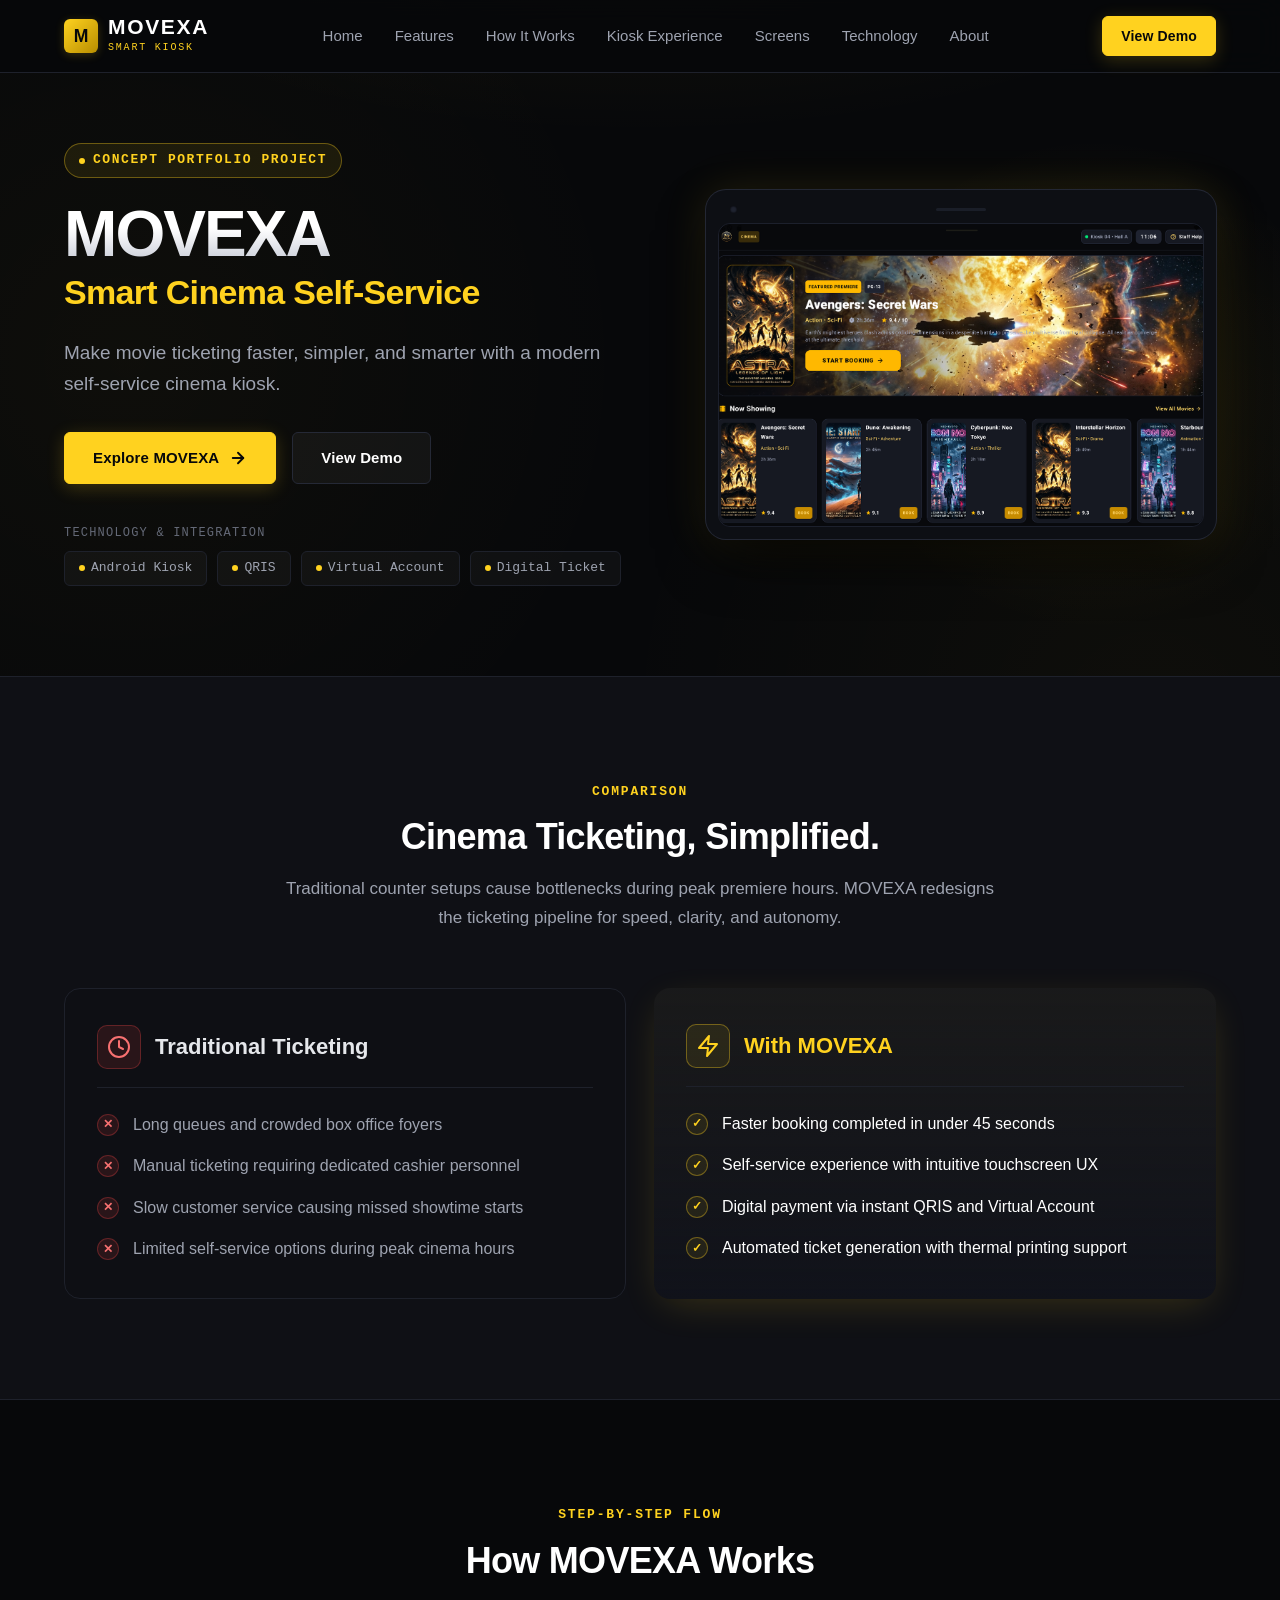
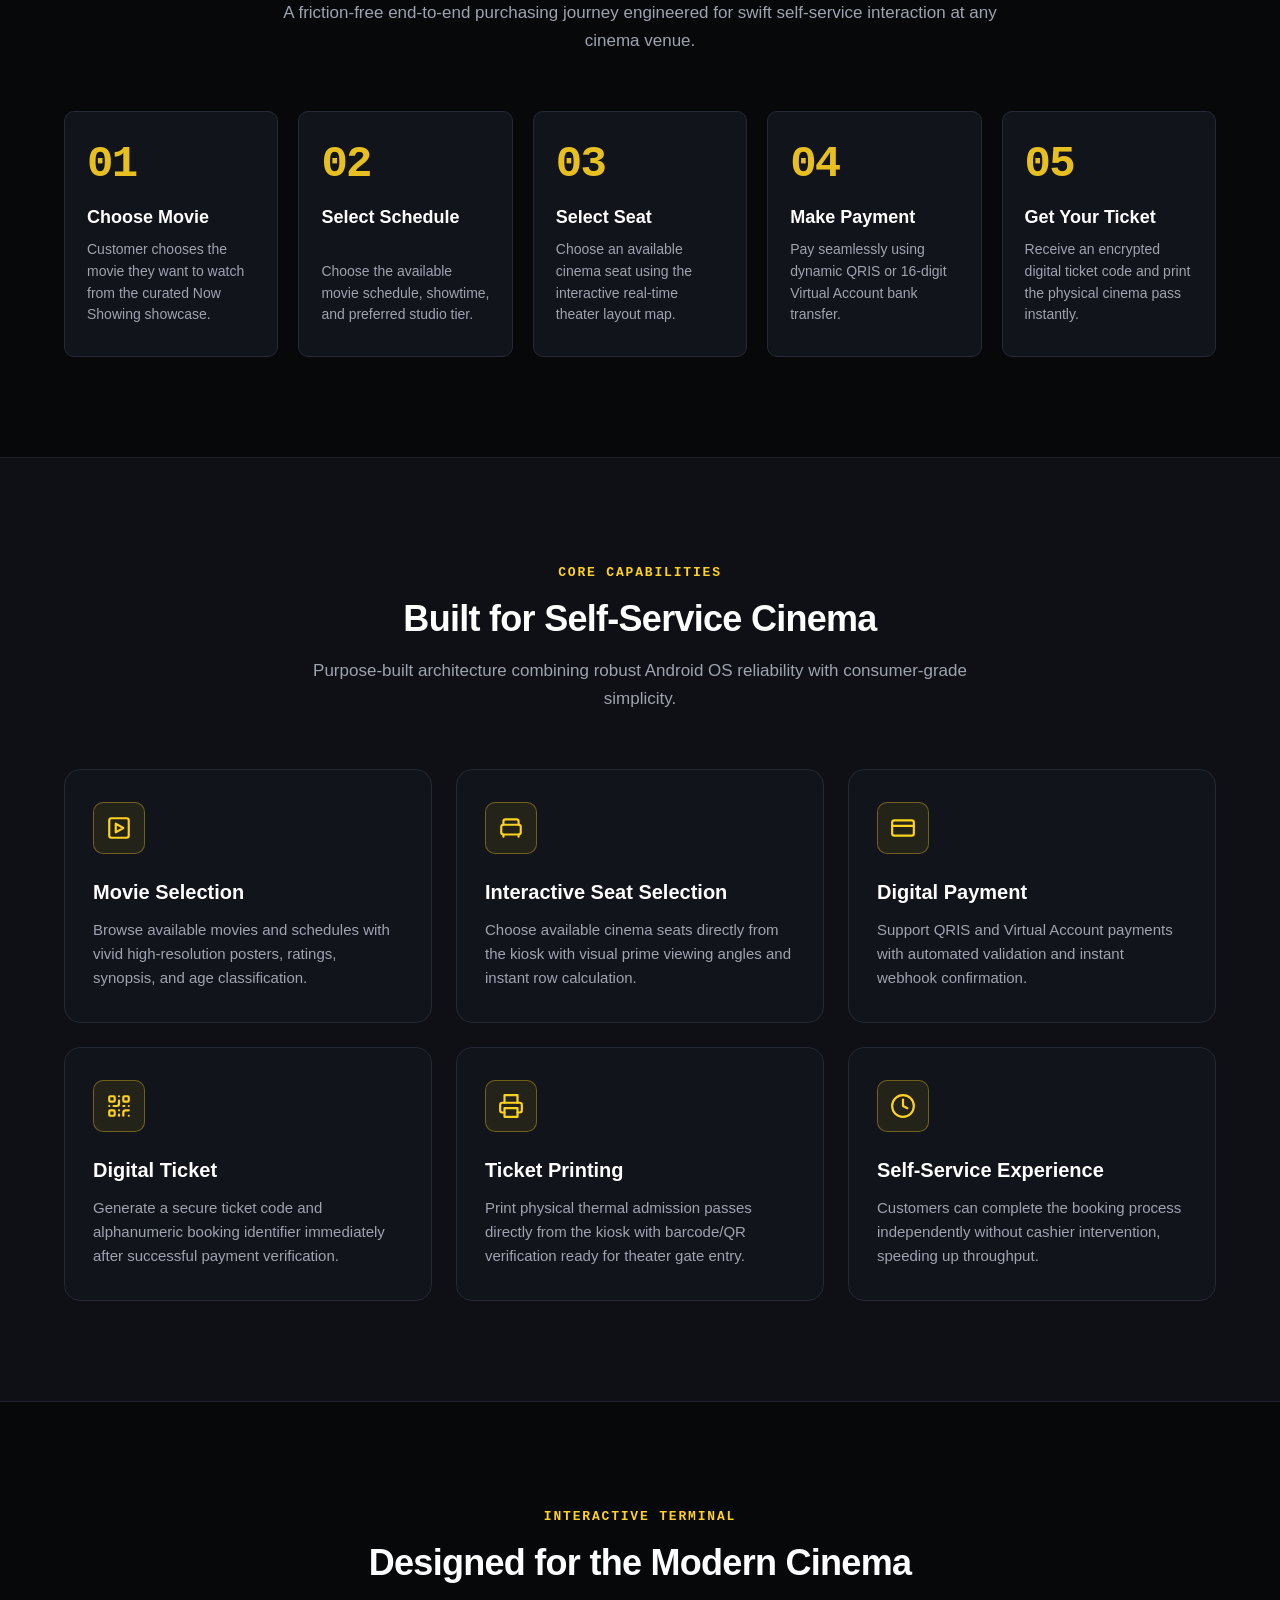
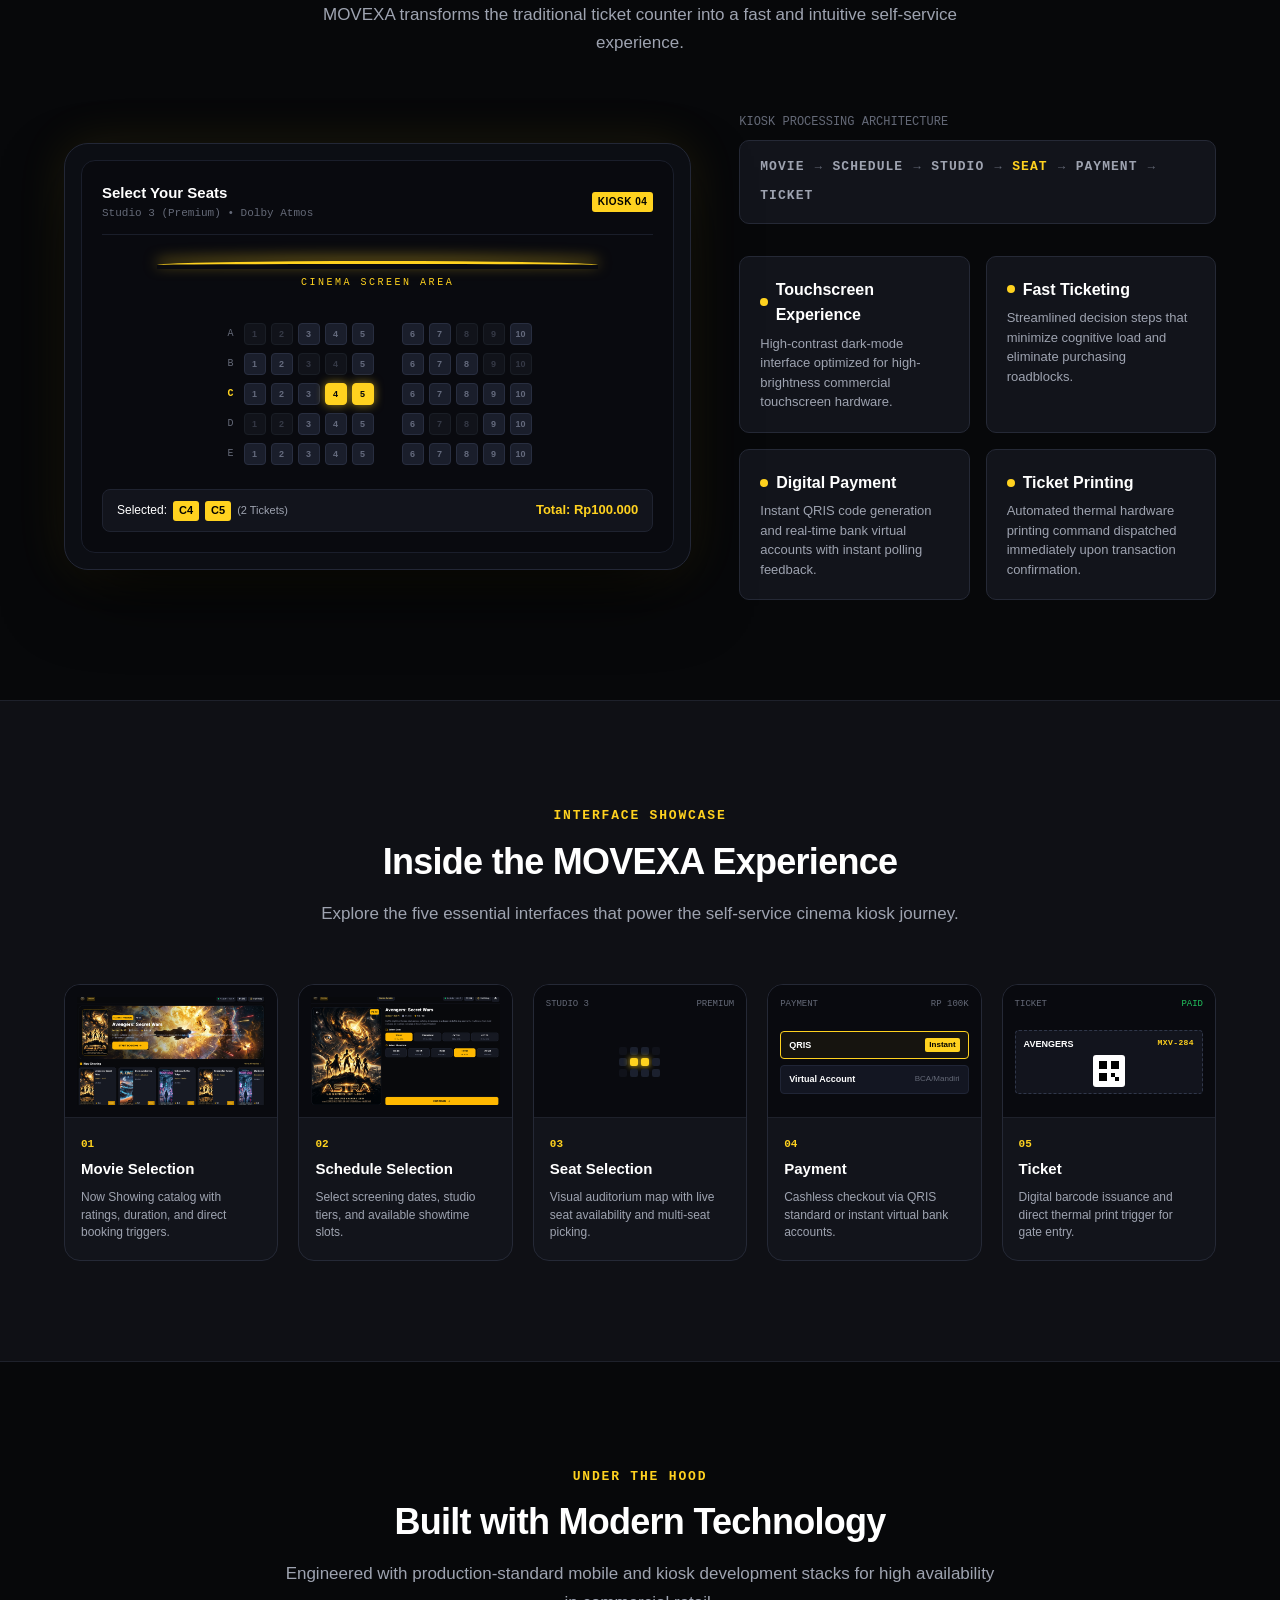
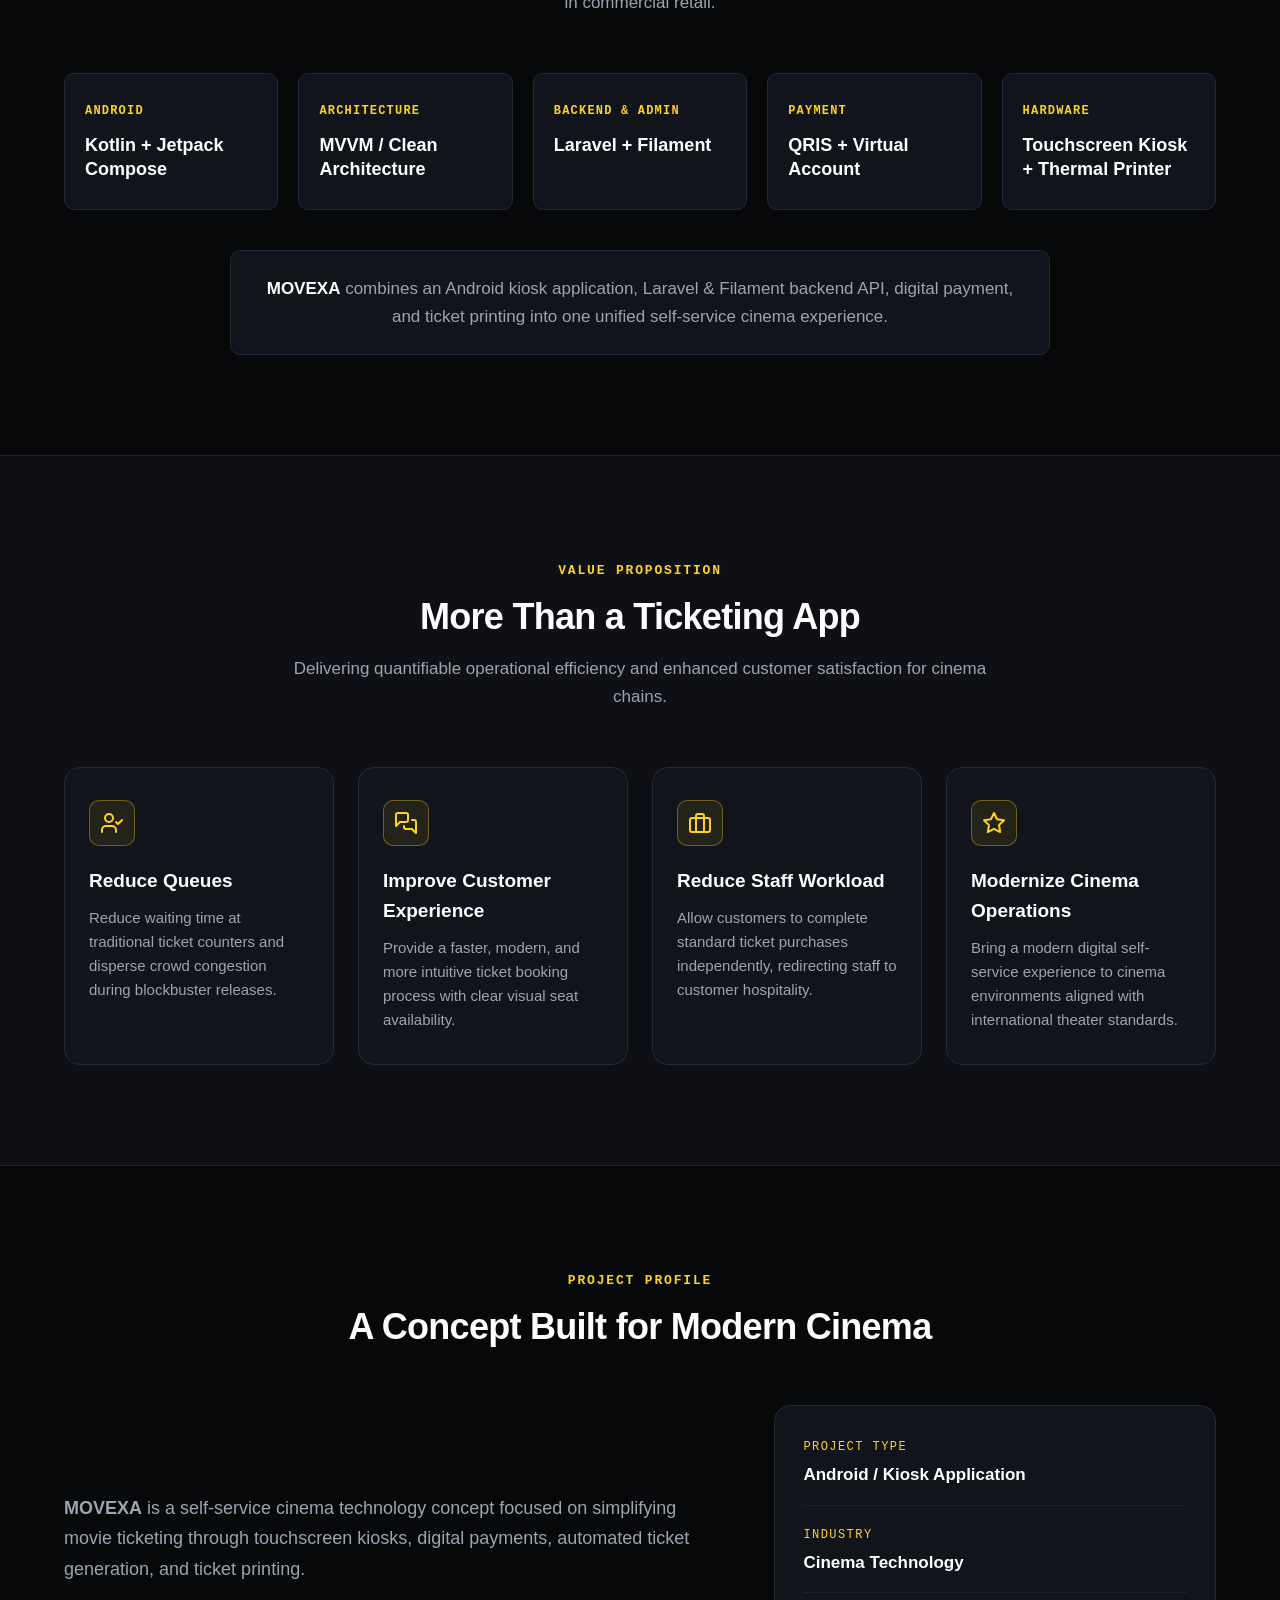
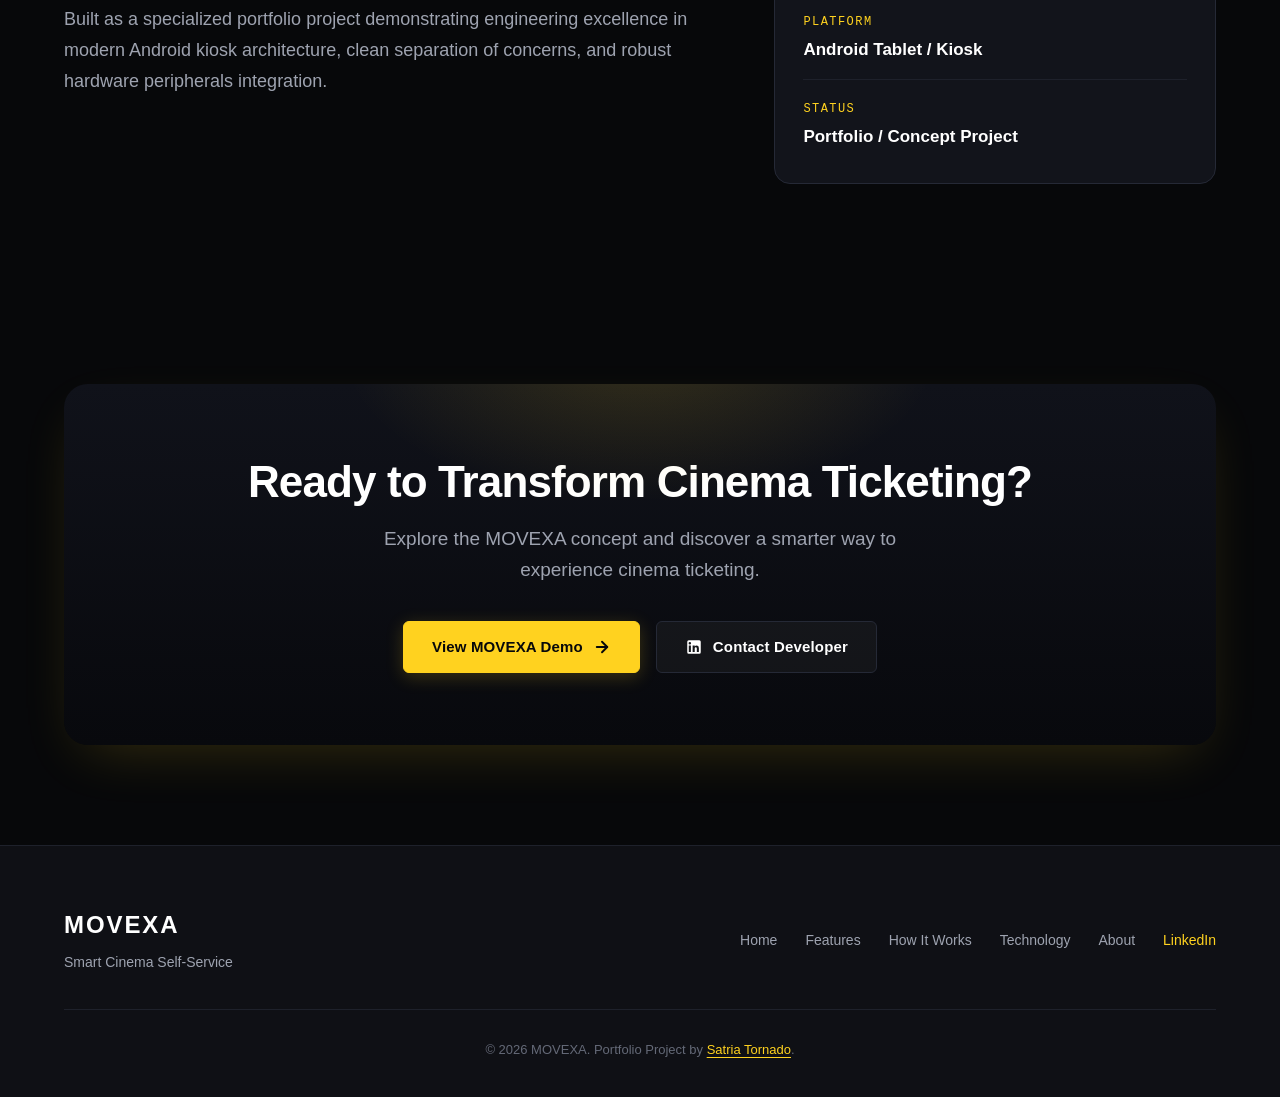
<file: index.html>
<!DOCTYPE html>
<html lang="en">
  <head>
    <meta charset="UTF-8" />
    <meta name="viewport" content="width=device-width, initial-scale=1.0" />
    <title>MOVEXA - Smart Cinema Self-Service Kiosk</title>
    <meta name="description" content="Modern self-service cinema kiosk landing page showcasing seamless ticketing, interactive seat selection, QRIS & Virtual Account payment, and automated ticket printing." />
    
    <!-- OpenGraph / Social Sharing -->
    <meta property="og:title" content="MOVEXA - Smart Cinema Self-Service Kiosk" />
    <meta property="og:description" content="Modern self-service cinema kiosk landing page showcasing seamless ticketing, interactive seat selection, QRIS & Virtual Account payment, and automated ticket printing." />
    <meta property="og:type" content="website" />
    <meta name="twitter:card" content="summary_large_image" />

    <!-- Pure CSS Stylesheet -->
    <link rel="stylesheet" href="./style.css" />
  </head>
  <body>

    <!-- ====================================================================
         NAVBAR
         ==================================================================== -->
    <header class="navbar" id="home">
      <div class="container navbar-inner">
        <a href="#home" class="brand" aria-label="MOVEXA Home">
          <div class="brand-icon">M</div>
          <div class="brand-text">
            <span class="brand-name">MOVEXA</span>
            <span class="brand-tag">Smart Kiosk</span>
          </div>
        </a>

        <nav aria-label="Primary Navigation">
          <ul class="nav-menu">
            <li><a href="#home" class="nav-link">Home</a></li>
            <li><a href="#features" class="nav-link">Features</a></li>
            <li><a href="#how-it-works" class="nav-link">How It Works</a></li>
            <li><a href="#kiosk-experience" class="nav-link">Kiosk Experience</a></li>
            <li><a href="#screens" class="nav-link">Screens</a></li>
            <li><a href="#technology" class="nav-link">Technology</a></li>
            <li><a href="#about" class="nav-link">About</a></li>
          </ul>
        </nav>

        <div class="nav-cta">
          <a href="#kiosk-experience" class="btn btn-primary btn-sm">View Demo</a>
        </div>
      </div>
    </header>

    <main>
      <!-- ==================================================================
           HERO SECTION
           ================================================================== -->
      <section class="section hero">
        <div class="container hero-grid">
          <!-- Left: Hero Text -->
          <div class="hero-content">
            <div class="hero-label">
              <span class="tech-badge-dot"></span>
              Concept Portfolio Project
            </div>

            <div class="hero-title-group">
              <h1 class="hero-brand-title">MOVEXA</h1>
              <p class="hero-subtitle">Smart Cinema Self-Service</p>
            </div>

            <p class="hero-description">
              Make movie ticketing faster, simpler, and smarter with a modern self-service cinema kiosk.
            </p>

            <div class="hero-actions">
              <a href="#features" class="btn btn-primary">
                Explore MOVEXA
                <svg width="18" height="18" viewBox="0 0 24 24" fill="none" stroke="currentColor" stroke-width="2.5" stroke-linecap="round" stroke-linejoin="round"><path d="M5 12h14"></path><path d="m12 5 7 7-7 7"></path></svg>
              </a>
              <a href="#kiosk-experience" class="btn btn-secondary">
                View Demo
              </a>
            </div>

            <div>
              <p class="hero-badges-title">Technology &amp; Integration</p>
              <div class="tech-badges">
                <span class="tech-badge">
                  <span class="tech-badge-dot"></span>
                  Android Kiosk
                </span>
                <span class="tech-badge">
                  <span class="tech-badge-dot"></span>
                  QRIS
                </span>
                <span class="tech-badge">
                  <span class="tech-badge-dot"></span>
                  Virtual Account
                </span>
                <span class="tech-badge">
                  <span class="tech-badge-dot"></span>
                  Digital Ticket
                </span>
              </div>
            </div>
          </div>

          <!-- Right: Visual Kiosk / Device Mockup -->
          <div class="hero-visual">
            <div class="kiosk-frame">
              <div class="kiosk-top-bezel">
                <div class="kiosk-camera"></div>
                <div class="kiosk-speaker"></div>
                <div class="kiosk-camera" style="opacity: 0;"></div>
              </div>

              <div class="kiosk-screen">
                <img 
                  src="./movexa-landing/assets/screenshots/Section%20Herro.png" 
                  alt="MOVEXA Smart Cinema Kiosk - Hero Section Screenshot" 
                  class="kiosk-screen-img"
                  loading="eager"
                />
              </div>
            </div>
          </div>
        </div>
      </section>

      <!-- ==================================================================
           PROBLEM & SOLUTION
           ================================================================== -->
      <section class="section section-darker">
        <div class="container">
          <div class="section-header">
            <span class="section-tag">Comparison</span>
            <h2 class="section-title">Cinema Ticketing, Simplified.</h2>
            <p class="section-description">
              Traditional counter setups cause bottlenecks during peak premiere hours. MOVEXA redesigns the ticketing pipeline for speed, clarity, and autonomy.
            </p>
          </div>

          <div class="comparison-grid">
            <!-- Traditional -->
            <article class="comparison-card card-traditional">
              <div class="comparison-header">
                <div class="comparison-icon" aria-hidden="true">
                  <svg width="24" height="24" viewBox="0 0 24 24" fill="none" stroke="currentColor" stroke-width="2" stroke-linecap="round" stroke-linejoin="round"><circle cx="12" cy="12" r="10"></circle><polyline points="12 6 12 12 16 14"></polyline></svg>
                </div>
                <h3 class="comparison-title">Traditional Ticketing</h3>
              </div>
              <ul class="comparison-list">
                <li class="comparison-item item-traditional">
                  <span class="status-cross">&#x2715;</span>
                  <span>Long queues and crowded box office foyers</span>
                </li>
                <li class="comparison-item item-traditional">
                  <span class="status-cross">&#x2715;</span>
                  <span>Manual ticketing requiring dedicated cashier personnel</span>
                </li>
                <li class="comparison-item item-traditional">
                  <span class="status-cross">&#x2715;</span>
                  <span>Slow customer service causing missed showtime starts</span>
                </li>
                <li class="comparison-item item-traditional">
                  <span class="status-cross">&#x2715;</span>
                  <span>Limited self-service options during peak cinema hours</span>
                </li>
              </ul>
            </article>

            <!-- With MOVEXA -->
            <article class="comparison-card card-movexa">
              <div class="comparison-header">
                <div class="comparison-icon" aria-hidden="true">
                  <svg width="24" height="24" viewBox="0 0 24 24" fill="none" stroke="currentColor" stroke-width="2" stroke-linecap="round" stroke-linejoin="round"><path d="M13 2 3 14h9l-1 8 10-12h-9l1-8z"></path></svg>
                </div>
                <h3 class="comparison-title">With MOVEXA</h3>
              </div>
              <ul class="comparison-list">
                <li class="comparison-item item-movexa">
                  <span class="status-check">&#x2713;</span>
                  <span>Faster booking completed in under 45 seconds</span>
                </li>
                <li class="comparison-item item-movexa">
                  <span class="status-check">&#x2713;</span>
                  <span>Self-service experience with intuitive touchscreen UX</span>
                </li>
                <li class="comparison-item item-movexa">
                  <span class="status-check">&#x2713;</span>
                  <span>Digital payment via instant QRIS and Virtual Account</span>
                </li>
                <li class="comparison-item item-movexa">
                  <span class="status-check">&#x2713;</span>
                  <span>Automated ticket generation with thermal printing support</span>
                </li>
              </ul>
            </article>
          </div>
        </div>
      </section>

      <!-- ==================================================================
           HOW IT WORKS
           ================================================================== -->
      <section class="section" id="how-it-works">
        <div class="container">
          <div class="section-header">
            <span class="section-tag">Step-by-Step Flow</span>
            <h2 class="section-title">How MOVEXA Works</h2>
            <p class="section-description">
              A friction-free end-to-end purchasing journey engineered for swift self-service interaction at any cinema venue.
            </p>
          </div>

          <div class="steps-grid">
            <!-- Step 01 -->
            <article class="step-card">
              <span class="step-number">01</span>
              <h3 class="step-title">Choose Movie</h3>
              <p class="step-desc">
                Customer chooses the movie they want to watch from the curated Now Showing showcase.
              </p>
            </article>

            <!-- Step 02 -->
            <article class="step-card">
              <span class="step-number">02</span>
              <h3 class="step-title">Select Schedule</h3>
              <p class="step-desc">
                Choose the available movie schedule, showtime, and preferred studio tier.
              </p>
            </article>

            <!-- Step 03 -->
            <article class="step-card">
              <span class="step-number">03</span>
              <h3 class="step-title">Select Seat</h3>
              <p class="step-desc">
                Choose an available cinema seat using the interactive real-time theater layout map.
              </p>
            </article>

            <!-- Step 04 -->
            <article class="step-card">
              <span class="step-number">04</span>
              <h3 class="step-title">Make Payment</h3>
              <p class="step-desc">
                Pay seamlessly using dynamic QRIS or 16-digit Virtual Account bank transfer.
              </p>
            </article>

            <!-- Step 05 -->
            <article class="step-card">
              <span class="step-number">05</span>
              <h3 class="step-title">Get Your Ticket</h3>
              <p class="step-desc">
                Receive an encrypted digital ticket code and print the physical cinema pass instantly.
              </p>
            </article>
          </div>
        </div>
      </section>

      <!-- ==================================================================
           FEATURES
           ================================================================== -->
      <section class="section section-darker" id="features">
        <div class="container">
          <div class="section-header">
            <span class="section-tag">Core Capabilities</span>
            <h2 class="section-title">Built for Self-Service Cinema</h2>
            <p class="section-description">
              Purpose-built architecture combining robust Android OS reliability with consumer-grade simplicity.
            </p>
          </div>

          <div class="features-grid">
            <!-- Feature 1 -->
            <article class="feature-card">
              <div class="feature-icon-box" aria-hidden="true">
                <svg width="26" height="26" viewBox="0 0 24 24" fill="none" stroke="currentColor" stroke-width="2" stroke-linecap="round" stroke-linejoin="round"><rect width="18" height="18" x="3" y="3" rx="2"/><path d="m9 8 7 4-7 4Z"/></svg>
              </div>
              <h3 class="feature-title">Movie Selection</h3>
              <p class="feature-description">
                Browse available movies and schedules with vivid high-resolution posters, ratings, synopsis, and age classification.
              </p>
            </article>

            <!-- Feature 2 -->
            <article class="feature-card">
              <div class="feature-icon-box" aria-hidden="true">
                <svg width="26" height="26" viewBox="0 0 24 24" fill="none" stroke="currentColor" stroke-width="2" stroke-linecap="round" stroke-linejoin="round"><path d="M19 9V6a2 2 0 0 0-2-2H7a2 2 0 0 0-2 2v3"/><path d="M3 11v5a2 2 0 0 0 2 2h14a2 2 0 0 0 2-2v-5a2 2 0 0 0-2-2H5a2 2 0 0 0-2 2Z"/><path d="M5 18v2"/><path d="M19 18v2"/></svg>
              </div>
              <h3 class="feature-title">Interactive Seat Selection</h3>
              <p class="feature-description">
                Choose available cinema seats directly from the kiosk with visual prime viewing angles and instant row calculation.
              </p>
            </article>

            <!-- Feature 3 -->
            <article class="feature-card">
              <div class="feature-icon-box" aria-hidden="true">
                <svg width="26" height="26" viewBox="0 0 24 24" fill="none" stroke="currentColor" stroke-width="2" stroke-linecap="round" stroke-linejoin="round"><rect width="20" height="14" x="2" y="5" rx="2"/><line x1="2" x2="22" y1="10" y2="10"/></svg>
              </div>
              <h3 class="feature-title">Digital Payment</h3>
              <p class="feature-description">
                Support QRIS and Virtual Account payments with automated validation and instant webhook confirmation.
              </p>
            </article>

            <!-- Feature 4 -->
            <article class="feature-card">
              <div class="feature-icon-box" aria-hidden="true">
                <svg width="26" height="26" viewBox="0 0 24 24" fill="none" stroke="currentColor" stroke-width="2" stroke-linecap="round" stroke-linejoin="round"><rect width="5" height="5" x="3" y="3" rx="1"/><rect width="5" height="5" x="16" y="3" rx="1"/><rect width="5" height="5" x="3" y="16" rx="1"/><path d="M21 16h-3a2 2 0 0 0-2 2v3"/><path d="M21 21v.01"/><path d="M12 7v3a2 2 0 0 1-2 2H7"/><path d="M3 12h.01"/><path d="M12 3h.01"/><path d="M12 16v.01"/><path d="M16 12h1"/><path d="M21 12v.01"/><path d="M12 21v-1"/></svg>
              </div>
              <h3 class="feature-title">Digital Ticket</h3>
              <p class="feature-description">
                Generate a secure ticket code and alphanumeric booking identifier immediately after successful payment verification.
              </p>
            </article>

            <!-- Feature 5 -->
            <article class="feature-card">
              <div class="feature-icon-box" aria-hidden="true">
                <svg width="26" height="26" viewBox="0 0 24 24" fill="none" stroke="currentColor" stroke-width="2" stroke-linecap="round" stroke-linejoin="round"><polyline points="6 9 6 2 18 2 18 9"/><path d="M6 18H4a2 2 0 0 1-2-2v-5a2 2 0 0 1 2-2h16a2 2 0 0 1 2 2v5a2 2 0 0 1-2 2h-2"/><rect width="12" height="8" x="6" y="14"/></svg>
              </div>
              <h3 class="feature-title">Ticket Printing</h3>
              <p class="feature-description">
                Print physical thermal admission passes directly from the kiosk with barcode/QR verification ready for theater gate entry.
              </p>
            </article>

            <!-- Feature 6 -->
            <article class="feature-card">
              <div class="feature-icon-box" aria-hidden="true">
                <svg width="26" height="26" viewBox="0 0 24 24" fill="none" stroke="currentColor" stroke-width="2" stroke-linecap="round" stroke-linejoin="round"><circle cx="12" cy="12" r="10"/><path d="M12 6v6l4 2"/></svg>
              </div>
              <h3 class="feature-title">Self-Service Experience</h3>
              <p class="feature-description">
                Customers can complete the booking process independently without cashier intervention, speeding up throughput.
              </p>
            </article>
          </div>
        </div>
      </section>

      <!-- ==================================================================
           KIOSK EXPERIENCE
           ================================================================== -->
      <section class="section" id="kiosk-experience">
        <div class="container">
          <div class="section-header">
            <span class="section-tag">Interactive Terminal</span>
            <h2 class="section-title">Designed for the Modern Cinema</h2>
            <p class="section-description">
              MOVEXA transforms the traditional ticket counter into a fast and intuitive self-service experience.
            </p>
          </div>

          <div class="kiosk-experience-grid">
            <!-- Large Kiosk Mockup (Seat Selection Screen) -->
            <div class="kiosk-large-mockup">
              <div class="mockup-seat-screen">
                <div class="seat-kiosk-header">
                  <div>
                    <h3 class="seat-kiosk-title">Select Your Seats</h3>
                    <p class="seat-kiosk-meta">Studio 3 (Premium) • Dolby Atmos</p>
                  </div>
                  <span class="cinema-badge">KIOSK 04</span>
                </div>

                <!-- Cinema Screen Curve -->
                <div class="cinema-curved-screen">
                  <div class="screen-arc"></div>
                  <span class="screen-text">Cinema Screen Area</span>
                </div>

                <!-- Seat Grid -->
                <div class="seat-matrix">
                  <!-- Row A -->
                  <div class="seat-row">
                    <span class="row-label">A</span>
                    <div class="seat-group">
                      <div class="seat-cell occupied">1</div>
                      <div class="seat-cell occupied">2</div>
                      <div class="seat-cell">3</div>
                      <div class="seat-cell">4</div>
                      <div class="seat-cell">5</div>
                    </div>
                    <div class="aisle-gap"></div>
                    <div class="seat-group">
                      <div class="seat-cell">6</div>
                      <div class="seat-cell">7</div>
                      <div class="seat-cell occupied">8</div>
                      <div class="seat-cell occupied">9</div>
                      <div class="seat-cell">10</div>
                    </div>
                  </div>

                  <!-- Row B -->
                  <div class="seat-row">
                    <span class="row-label">B</span>
                    <div class="seat-group">
                      <div class="seat-cell">1</div>
                      <div class="seat-cell">2</div>
                      <div class="seat-cell occupied">3</div>
                      <div class="seat-cell occupied">4</div>
                      <div class="seat-cell">5</div>
                    </div>
                    <div class="aisle-gap"></div>
                    <div class="seat-group">
                      <div class="seat-cell">6</div>
                      <div class="seat-cell">7</div>
                      <div class="seat-cell">8</div>
                      <div class="seat-cell occupied">9</div>
                      <div class="seat-cell occupied">10</div>
                    </div>
                  </div>

                  <!-- Row C (Selected Seats C4 & C5) -->
                  <div class="seat-row">
                    <span class="row-label" style="color: #ffd21f; font-weight: 800;">C</span>
                    <div class="seat-group">
                      <div class="seat-cell">1</div>
                      <div class="seat-cell">2</div>
                      <div class="seat-cell">3</div>
                      <div class="seat-cell selected">4</div>
                      <div class="seat-cell selected">5</div>
                    </div>
                    <div class="aisle-gap"></div>
                    <div class="seat-group">
                      <div class="seat-cell">6</div>
                      <div class="seat-cell">7</div>
                      <div class="seat-cell">8</div>
                      <div class="seat-cell">9</div>
                      <div class="seat-cell">10</div>
                    </div>
                  </div>

                  <!-- Row D -->
                  <div class="seat-row">
                    <span class="row-label">D</span>
                    <div class="seat-group">
                      <div class="seat-cell occupied">1</div>
                      <div class="seat-cell occupied">2</div>
                      <div class="seat-cell">3</div>
                      <div class="seat-cell">4</div>
                      <div class="seat-cell">5</div>
                    </div>
                    <div class="aisle-gap"></div>
                    <div class="seat-group">
                      <div class="seat-cell">6</div>
                      <div class="seat-cell occupied">7</div>
                      <div class="seat-cell occupied">8</div>
                      <div class="seat-cell">9</div>
                      <div class="seat-cell">10</div>
                    </div>
                  </div>

                  <!-- Row E -->
                  <div class="seat-row">
                    <span class="row-label">E</span>
                    <div class="seat-group">
                      <div class="seat-cell">1</div>
                      <div class="seat-cell">2</div>
                      <div class="seat-cell">3</div>
                      <div class="seat-cell">4</div>
                      <div class="seat-cell">5</div>
                    </div>
                    <div class="aisle-gap"></div>
                    <div class="seat-group">
                      <div class="seat-cell">6</div>
                      <div class="seat-cell">7</div>
                      <div class="seat-cell">8</div>
                      <div class="seat-cell">9</div>
                      <div class="seat-cell">10</div>
                    </div>
                  </div>
                </div>

                <!-- Seat Summary -->
                <div class="seat-summary-bar">
                  <div class="summary-seats">
                    <span>Selected:</span>
                    <span class="summary-pill">C4</span>
                    <span class="summary-pill">C5</span>
                    <span style="font-size: 0.6875rem; color: var(--text-secondary);">(2 Tickets)</span>
                  </div>
                  <div class="summary-total">Total: Rp100.000</div>
                </div>
              </div>
            </div>

            <!-- Flow Diagram & Highlights -->
            <div class="kiosk-experience-info">
              <!-- Linear Flow Diagram -->
              <div>
                <p style="font-family: var(--font-mono); font-size: 0.75rem; color: var(--text-muted); text-transform: uppercase; margin-bottom: 8px;">Kiosk Processing Architecture</p>
                <div class="flow-breadcrumbs">
                  <span class="flow-node">MOVIE</span>
                  <span class="flow-arrow">&rarr;</span>
                  <span class="flow-node">SCHEDULE</span>
                  <span class="flow-arrow">&rarr;</span>
                  <span class="flow-node">STUDIO</span>
                  <span class="flow-arrow">&rarr;</span>
                  <span class="flow-node active">SEAT</span>
                  <span class="flow-arrow">&rarr;</span>
                  <span class="flow-node">PAYMENT</span>
                  <span class="flow-arrow">&rarr;</span>
                  <span class="flow-node">TICKET</span>
                </div>
              </div>

              <!-- 4 Highlights -->
              <div class="kiosk-highlights">
                <div class="highlight-box">
                  <h4 class="highlight-title">
                    <span class="highlight-icon"></span>
                    Touchscreen Experience
                  </h4>
                  <p class="highlight-desc">
                    High-contrast dark-mode interface optimized for high-brightness commercial touchscreen hardware.
                  </p>
                </div>

                <div class="highlight-box">
                  <h4 class="highlight-title">
                    <span class="highlight-icon"></span>
                    Fast Ticketing
                  </h4>
                  <p class="highlight-desc">
                    Streamlined decision steps that minimize cognitive load and eliminate purchasing roadblocks.
                  </p>
                </div>

                <div class="highlight-box">
                  <h4 class="highlight-title">
                    <span class="highlight-icon"></span>
                    Digital Payment
                  </h4>
                  <p class="highlight-desc">
                    Instant QRIS code generation and real-time bank virtual accounts with instant polling feedback.
                  </p>
                </div>

                <div class="highlight-box">
                  <h4 class="highlight-title">
                    <span class="highlight-icon"></span>
                    Ticket Printing
                  </h4>
                  <p class="highlight-desc">
                    Automated thermal hardware printing command dispatched immediately upon transaction confirmation.
                  </p>
                </div>
              </div>
            </div>
          </div>
        </div>
      </section>

      <!-- ==================================================================
           APP SCREEN SHOWCASE
           ================================================================== -->
      <section class="section section-darker" id="screens">
        <div class="container">
          <div class="section-header">
            <span class="section-tag">Interface Showcase</span>
            <h2 class="section-title">Inside the MOVEXA Experience</h2>
            <p class="section-description">
              Explore the five essential interfaces that power the self-service cinema kiosk journey.
            </p>
          </div>

          <div class="screens-grid">
            <!-- Screen 1: Movie Selection -->
            <article class="screen-card">
              <div class="screen-visual screen-visual-has-img">
                <img 
                  src="./movexa-landing/assets/screenshots/Section%20Herro.png" 
                  alt="MOVEXA Movie Selection and Now Showing Interface" 
                  class="card-screen-img"
                  loading="lazy"
                />
              </div>
              <div class="screen-info">
                <span class="screen-number">01</span>
                <h3 class="screen-name">Movie Selection</h3>
                <p class="screen-desc">Now Showing catalog with ratings, duration, and direct booking triggers.</p>
              </div>
            </article>

            <!-- Screen 2: Schedule Selection -->
            <article class="screen-card">
              <div class="screen-visual screen-visual-has-img">
                <img 
                  src="./movexa-landing/assets/screenshots/image 2 (1).png" 
                  alt="MOVEXA Movie Details and Schedule Selection Interface" 
                  class="card-screen-img"
                  loading="lazy"
                />
              </div>
              <div class="screen-info">
                <span class="screen-number">02</span>
                <h3 class="screen-name">Schedule Selection</h3>
                <p class="screen-desc">Select screening dates, studio tiers, and available showtime slots.</p>
              </div>
            </article>

            <!-- Screen 3: Seat Selection -->
            <article class="screen-card">
              <div class="screen-visual">
                <div class="screen-meta-header">
                  <span>STUDIO 3</span>
                  <span>PREMIUM</span>
                </div>
                <div class="screen-content-area">
                  <div class="mock-seat-mini-grid">
                    <div class="mock-mini-row">
                      <div class="mock-seat-dot taken"></div>
                      <div class="mock-seat-dot"></div>
                      <div class="mock-seat-dot"></div>
                      <div class="mock-seat-dot taken"></div>
                    </div>
                    <div class="mock-mini-row">
                      <div class="mock-seat-dot"></div>
                      <div class="mock-seat-dot active"></div>
                      <div class="mock-seat-dot active"></div>
                      <div class="mock-seat-dot"></div>
                    </div>
                    <div class="mock-mini-row">
                      <div class="mock-seat-dot taken"></div>
                      <div class="mock-seat-dot"></div>
                      <div class="mock-seat-dot"></div>
                      <div class="mock-seat-dot"></div>
                    </div>
                  </div>
                </div>
              </div>
              <div class="screen-info">
                <span class="screen-number">03</span>
                <h3 class="screen-name">Seat Selection</h3>
                <p class="screen-desc">Visual auditorium map with live seat availability and multi-seat picking.</p>
              </div>
            </article>

            <!-- Screen 4: Payment -->
            <article class="screen-card">
              <div class="screen-visual">
                <div class="screen-meta-header">
                  <span>PAYMENT</span>
                  <span>RP 100K</span>
                </div>
                <div class="screen-content-area">
                  <div class="mock-payment-options">
                    <div class="mock-pay-card active">
                      <span class="mock-pay-name">QRIS</span>
                      <span class="mock-pay-badge">Instant</span>
                    </div>
                    <div class="mock-pay-card">
                      <span class="mock-pay-name">Virtual Account</span>
                      <span style="font-size: 0.5rem; color: var(--text-muted);">BCA/Mandiri</span>
                    </div>
                  </div>
                </div>
              </div>
              <div class="screen-info">
                <span class="screen-number">04</span>
                <h3 class="screen-name">Payment</h3>
                <p class="screen-desc">Cashless checkout via QRIS standard or instant virtual bank accounts.</p>
              </div>
            </article>

            <!-- Screen 5: Ticket -->
            <article class="screen-card">
              <div class="screen-visual">
                <div class="screen-meta-header">
                  <span>TICKET</span>
                  <span style="color: #22c55e;">PAID</span>
                </div>
                <div class="screen-content-area">
                  <div class="mock-ticket-receipt">
                    <div class="mock-ticket-title">
                      <span>AVENGERS</span>
                      <span class="mock-ticket-code">MXV-284</span>
                    </div>
                    <div class="mock-ticket-qr">
                      <svg width="24" height="24" viewBox="0 0 24 24" fill="#000"><rect x="2" y="2" width="8" height="8"/><rect x="14" y="2" width="8" height="8"/><rect x="2" y="14" width="8" height="8"/><rect x="14" y="14" width="4" height="4"/><rect x="18" y="18" width="4" height="4"/></svg>
                    </div>
                  </div>
                </div>
              </div>
              <div class="screen-info">
                <span class="screen-number">05</span>
                <h3 class="screen-name">Ticket</h3>
                <p class="screen-desc">Digital barcode issuance and direct thermal print trigger for gate entry.</p>
              </div>
            </article>
          </div>
        </div>
      </section>

      <!-- ==================================================================
           TECHNOLOGY
           ================================================================== -->
      <section class="section" id="technology">
        <div class="container">
          <div class="section-header">
            <span class="section-tag">Under The Hood</span>
            <h2 class="section-title">Built with Modern Technology</h2>
            <p class="section-description">
              Engineered with production-standard mobile and kiosk development stacks for high availability in commercial retail.
            </p>
          </div>

          <div class="tech-grid">
            <!-- Tech 1 -->
            <article class="tech-card">
              <span class="tech-category">Android</span>
              <h3 class="tech-main-name">Kotlin + Jetpack Compose</h3>
            </article>

            <!-- Tech 2 -->
            <article class="tech-card">
              <span class="tech-category">Architecture</span>
              <h3 class="tech-main-name">MVVM / Clean Architecture</h3>
            </article>

            <!-- Tech 3 -->
            <article class="tech-card">
              <span class="tech-category">Backend &amp; Admin</span>
              <h3 class="tech-main-name">Laravel + Filament</h3>
            </article>

            <!-- Tech 4 -->
            <article class="tech-card">
              <span class="tech-category">Payment</span>
              <h3 class="tech-main-name">QRIS + Virtual Account</h3>
            </article>

            <!-- Tech 5 -->
            <article class="tech-card">
              <span class="tech-category">Hardware</span>
              <h3 class="tech-main-name">Touchscreen Kiosk + Thermal Printer</h3>
            </article>
          </div>

          <div class="tech-architecture-note">
            <p>
              <strong>MOVEXA</strong> combines an Android kiosk application, Laravel &amp; Filament backend API, digital payment, and ticket printing into one unified self-service cinema experience.
            </p>
          </div>
        </div>
      </section>

      <!-- ==================================================================
           BUSINESS BENEFITS
           ================================================================== -->
      <section class="section section-darker" id="benefits">
        <div class="container">
          <div class="section-header">
            <span class="section-tag">Value Proposition</span>
            <h2 class="section-title">More Than a Ticketing App</h2>
            <p class="section-description">
              Delivering quantifiable operational efficiency and enhanced customer satisfaction for cinema chains.
            </p>
          </div>

          <div class="benefits-grid">
            <!-- Benefit 1 -->
            <article class="benefit-card">
              <div class="benefit-icon-box" aria-hidden="true">
                <svg width="24" height="24" viewBox="0 0 24 24" fill="none" stroke="currentColor" stroke-width="2" stroke-linecap="round" stroke-linejoin="round"><path d="M16 21v-2a4 4 0 0 0-4-4H6a4 4 0 0 0-4 4v2"/><circle cx="9" cy="7" r="4"/><polyline points="16 11 18 13 22 9"/></svg>
              </div>
              <h3 class="benefit-title">Reduce Queues</h3>
              <p class="benefit-desc">
                Reduce waiting time at traditional ticket counters and disperse crowd congestion during blockbuster releases.
              </p>
            </article>

            <!-- Benefit 2 -->
            <article class="benefit-card">
              <div class="benefit-icon-box" aria-hidden="true">
                <svg width="24" height="24" viewBox="0 0 24 24" fill="none" stroke="currentColor" stroke-width="2" stroke-linecap="round" stroke-linejoin="round"><path d="M14 9a2 2 0 0 1-2 2H6l-4 4V4c0-1.1.9-2 2-2h8a2 2 0 0 1 2 2v5Z"/><path d="M18 9h2a2 2 0 0 1 2 2v11l-4-4h-6a2 2 0 0 1-2-2v-1"/></svg>
              </div>
              <h3 class="benefit-title">Improve Customer Experience</h3>
              <p class="benefit-desc">
                Provide a faster, modern, and more intuitive ticket booking process with clear visual seat availability.
              </p>
            </article>

            <!-- Benefit 3 -->
            <article class="benefit-card">
              <div class="benefit-icon-box" aria-hidden="true">
                <svg width="24" height="24" viewBox="0 0 24 24" fill="none" stroke="currentColor" stroke-width="2" stroke-linecap="round" stroke-linejoin="round"><rect width="20" height="14" x="2" y="7" rx="2" ry="2"/><path d="M16 21V5a2 2 0 0 0-2-2h-4a2 2 0 0 0-2 2v16"/></svg>
              </div>
              <h3 class="benefit-title">Reduce Staff Workload</h3>
              <p class="benefit-desc">
                Allow customers to complete standard ticket purchases independently, redirecting staff to customer hospitality.
              </p>
            </article>

            <!-- Benefit 4 -->
            <article class="benefit-card">
              <div class="benefit-icon-box" aria-hidden="true">
                <svg width="24" height="24" viewBox="0 0 24 24" fill="none" stroke="currentColor" stroke-width="2" stroke-linecap="round" stroke-linejoin="round"><polygon points="12 2 15.09 8.26 22 9.27 17 14.14 18.18 21.02 12 17.77 5.82 21.02 7 14.14 2 9.27 8.91 8.26 12 2"/></svg>
              </div>
              <h3 class="benefit-title">Modernize Cinema Operations</h3>
              <p class="benefit-desc">
                Bring a modern digital self-service experience to cinema environments aligned with international theater standards.
              </p>
            </article>
          </div>
        </div>
      </section>

      <!-- ==================================================================
           ABOUT MOVEXA
           ================================================================== -->
      <section class="section" id="about">
        <div class="container">
          <div class="section-header">
            <span class="section-tag">Project Profile</span>
            <h2 class="section-title">A Concept Built for Modern Cinema</h2>
          </div>

          <div class="about-grid">
            <div class="about-text-content">
              <p class="about-paragraph">
                <strong>MOVEXA</strong> is a self-service cinema technology concept focused on simplifying movie ticketing through touchscreen kiosks, digital payments, automated ticket generation, and ticket printing.
              </p>
              <p class="about-paragraph">
                Built as a specialized portfolio project demonstrating engineering excellence in modern Android kiosk architecture, clean separation of concerns, and robust hardware peripherals integration.
              </p>
            </div>

            <div class="about-meta-card">
              <div class="about-meta-row">
                <span class="meta-label">Project Type</span>
                <span class="meta-value">Android / Kiosk Application</span>
              </div>
              <div class="about-meta-row">
                <span class="meta-label">Industry</span>
                <span class="meta-value">Cinema Technology</span>
              </div>
              <div class="about-meta-row">
                <span class="meta-label">Platform</span>
                <span class="meta-value">Android Tablet / Kiosk</span>
              </div>
              <div class="about-meta-row">
                <span class="meta-label">Status</span>
                <span class="meta-value">Portfolio / Concept Project</span>
              </div>
            </div>
          </div>
        </div>
      </section>

      <!-- ==================================================================
           FINAL CTA
           ================================================================== -->
      <section class="section">
        <div class="container">
          <div class="cta-wrapper">
            <h2 class="cta-title">Ready to Transform Cinema Ticketing?</h2>
            <p class="cta-desc">
              Explore the MOVEXA concept and discover a smarter way to experience cinema ticketing.
            </p>
            <div class="cta-buttons">
              <a href="#kiosk-experience" class="btn btn-primary">
                View MOVEXA Demo
                <svg width="18" height="18" viewBox="0 0 24 24" fill="none" stroke="currentColor" stroke-width="2.5" stroke-linecap="round" stroke-linejoin="round"><path d="M5 12h14"></path><path d="m12 5 7 7-7 7"></path></svg>
              </a>
              <a href="https://www.linkedin.com/in/tornado-satria-868192345/" target="_blank" rel="noopener noreferrer" class="btn btn-secondary">
                <svg width="18" height="18" viewBox="0 0 24 24" fill="currentColor" aria-hidden="true"><path d="M19 3a2 2 0 0 1 2 2v14a2 2 0 0 1-2 2H5a2 2 0 0 1-2-2V5a2 2 0 0 1 2-2h14m-.5 15.5v-5.3a3.26 3.26 0 0 0-3.26-3.26c-.85 0-1.84.52-2.28 1.3v-1.11h-2.79v8.37h2.79v-4.93c0-.77.62-1.4 1.39-1.4a1.4 1.4 0 0 1 1.4 1.4v4.93h2.75M6.46 8.76a1.64 1.64 0 0 0 0-3.28 1.64 1.64 0 0 0 0 3.28m1.4 9.74v-8.37H5.06v8.37h2.8z"/></svg>
                Contact Developer
              </a>
            </div>
          </div>
        </div>
      </section>
    </main>

    <!-- ====================================================================
         FOOTER
         ==================================================================== -->
    <footer class="footer">
      <div class="container">
        <div class="footer-top">
          <div class="footer-brand">
            <span class="footer-logo">MOVEXA</span>
            <p class="footer-tagline">Smart Cinema Self-Service</p>
          </div>

          <ul class="footer-links">
            <li><a href="#home" class="footer-link">Home</a></li>
            <li><a href="#features" class="footer-link">Features</a></li>
            <li><a href="#how-it-works" class="footer-link">How It Works</a></li>
            <li><a href="#technology" class="footer-link">Technology</a></li>
            <li><a href="#about" class="footer-link">About</a></li>
            <li><a href="https://www.linkedin.com/in/tornado-satria-868192345/" target="_blank" rel="noopener noreferrer" class="footer-link" style="color: var(--accent);">LinkedIn</a></li>
          </ul>
        </div>

        <div class="footer-bottom">
          <p class="footer-copyright">
            &copy; 2026 MOVEXA. Portfolio Project by <a href="https://www.linkedin.com/in/tornado-satria-868192345/" target="_blank" rel="noopener noreferrer" style="color: var(--accent); text-decoration: underline; text-underline-offset: 3px;">Satria Tornado</a>.
          </p>
        </div>
      </div>
    </footer>

  </body>
</html>
</file>
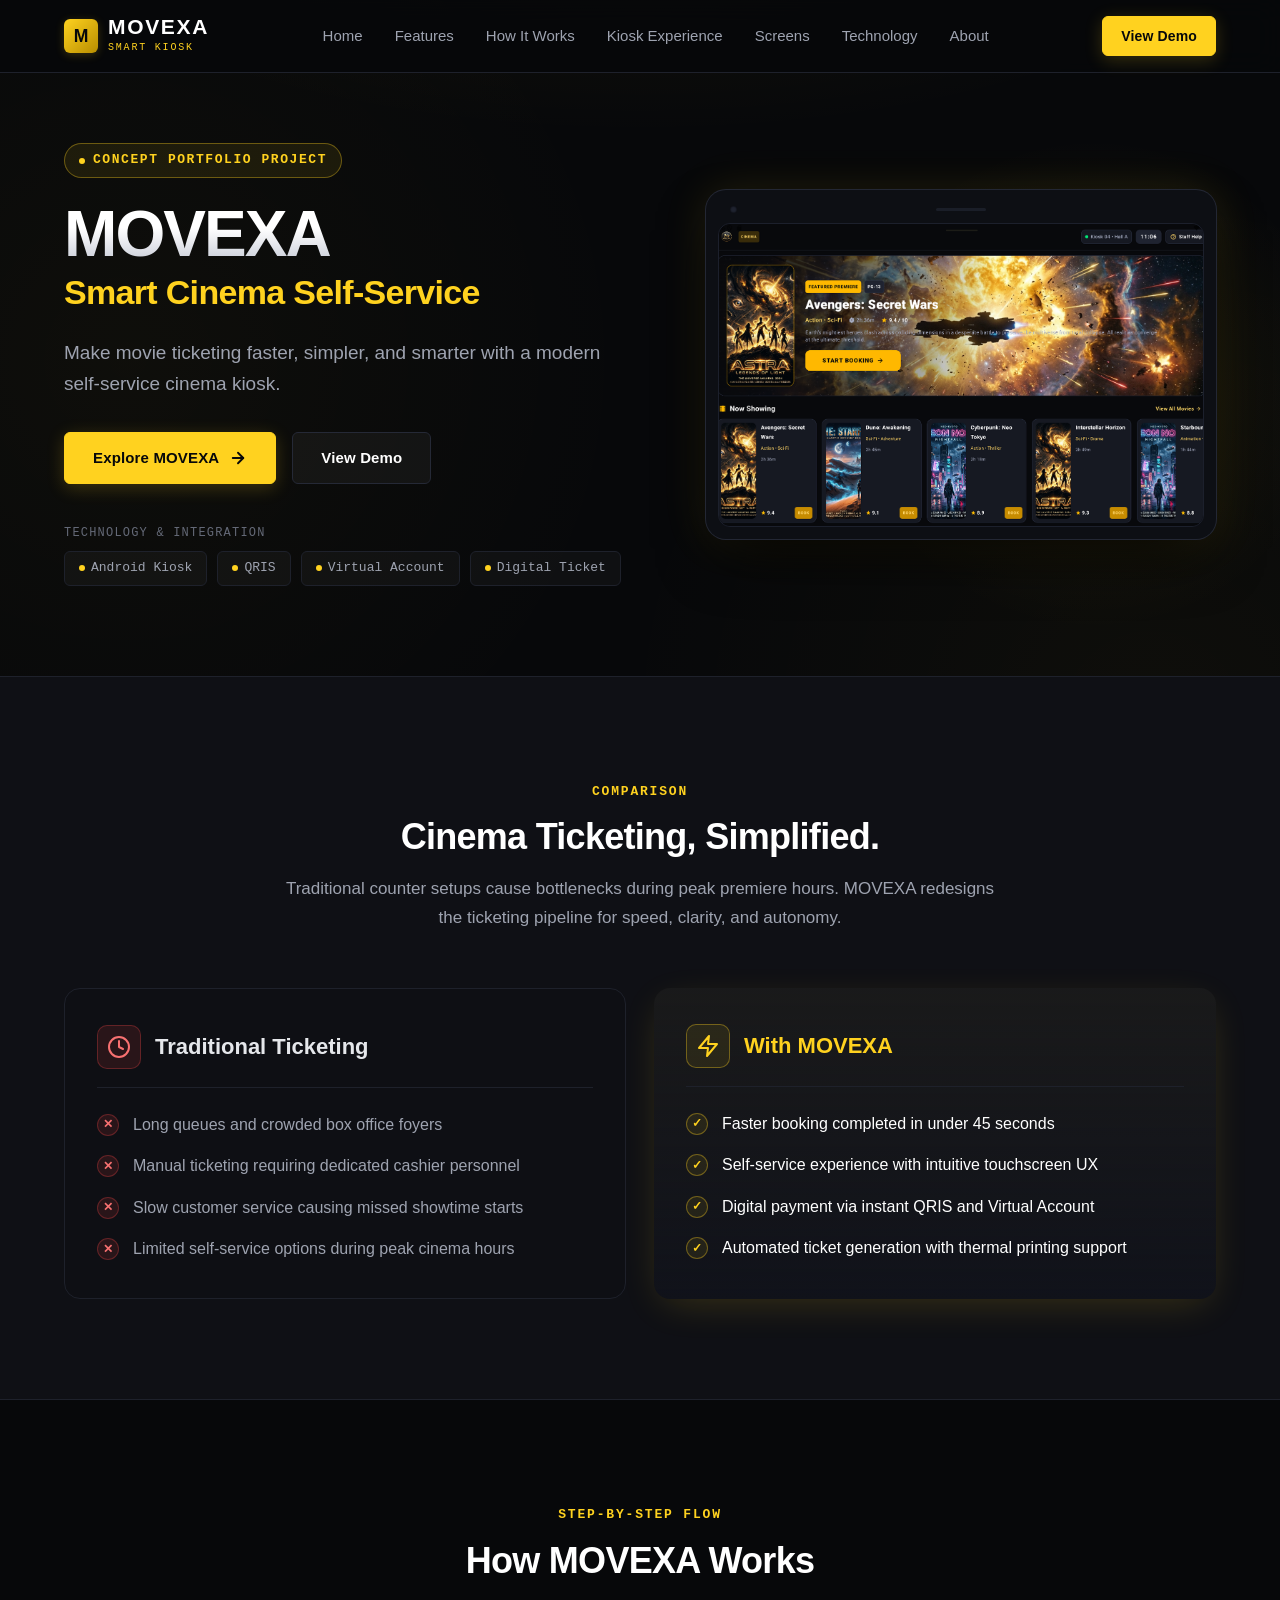
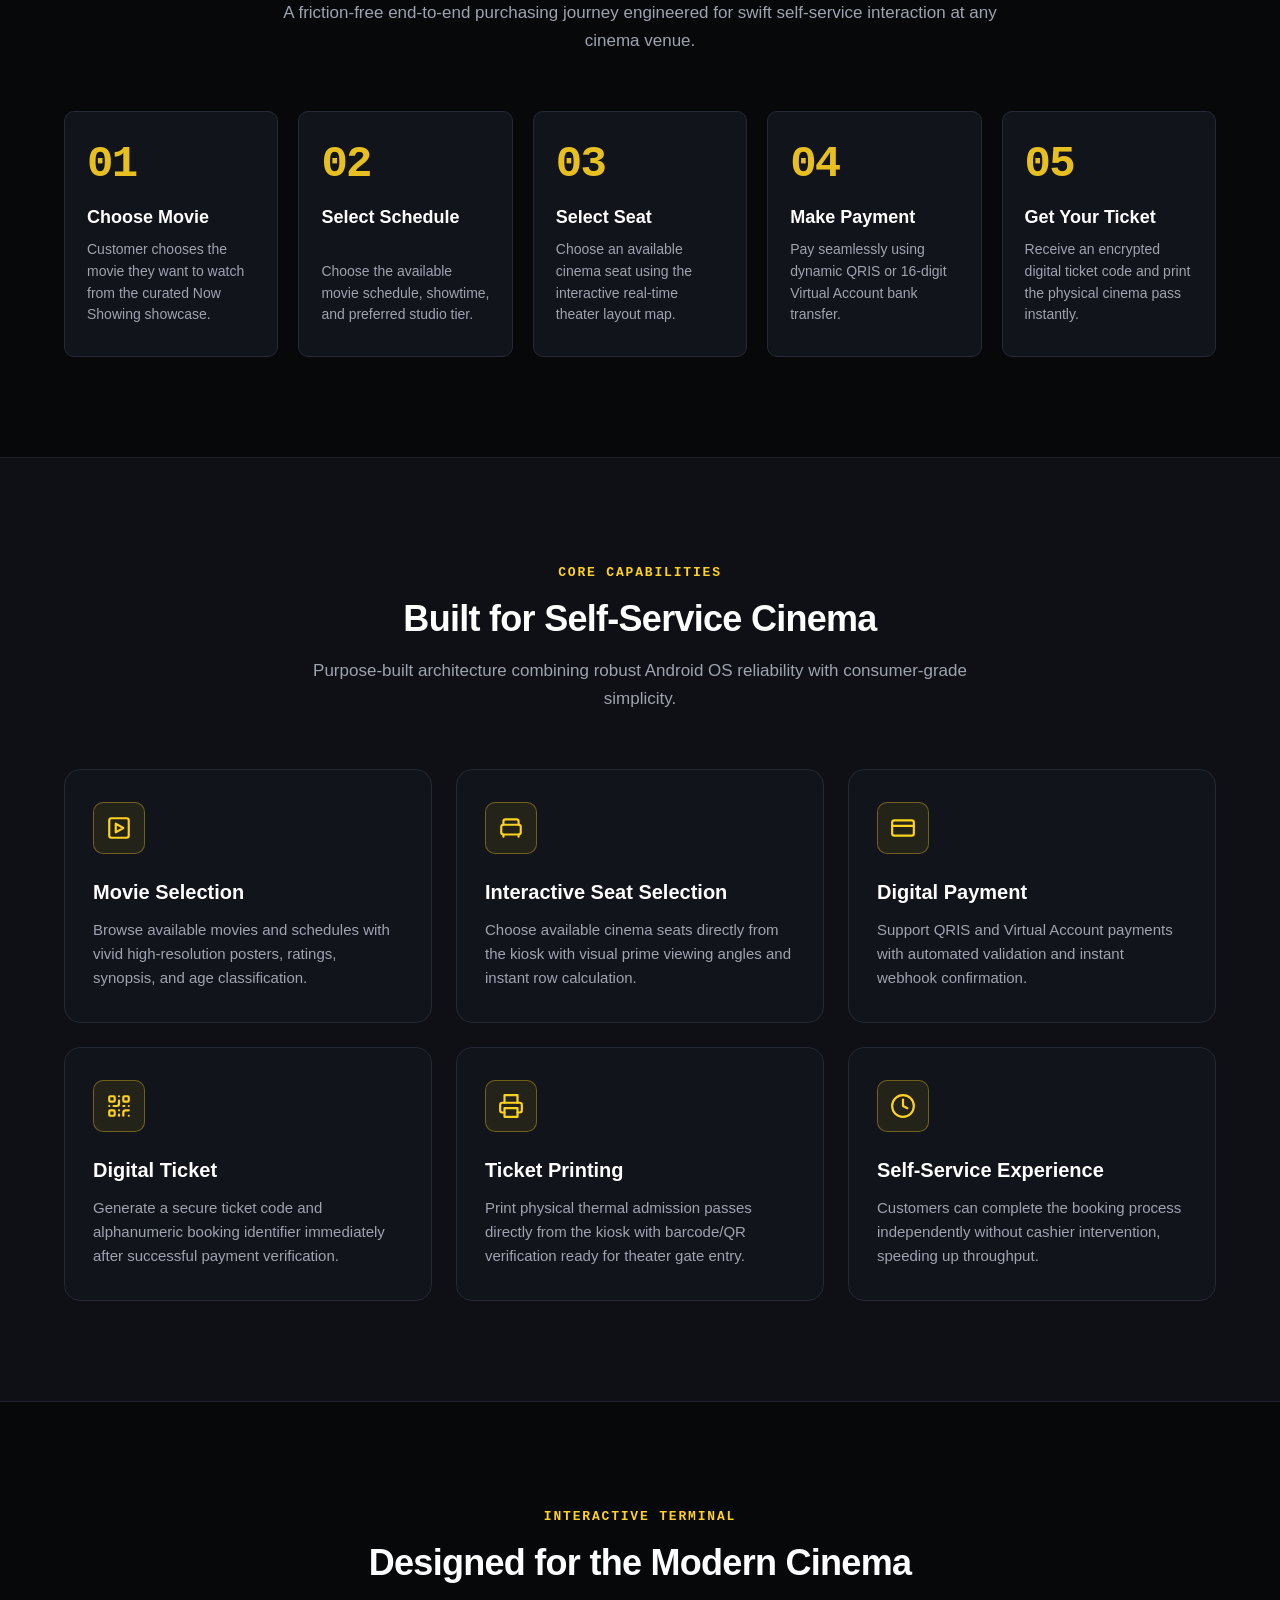
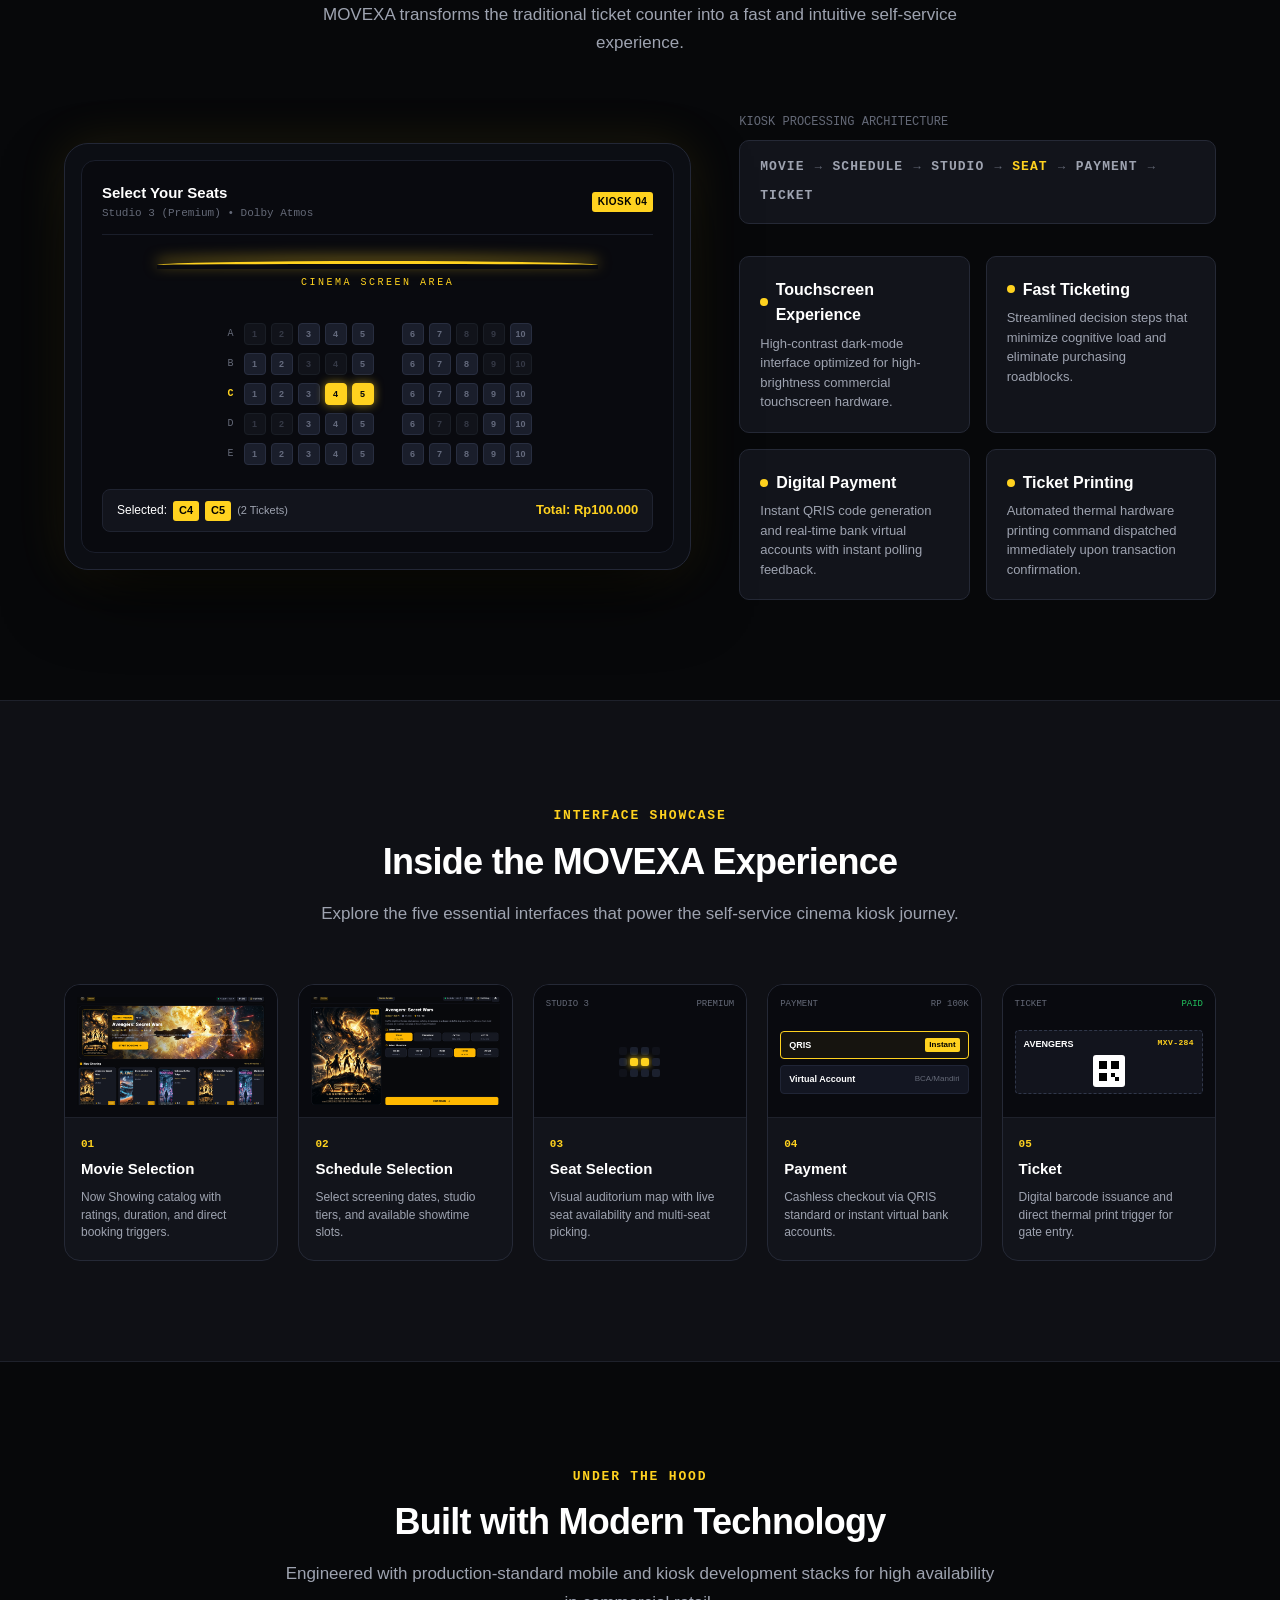
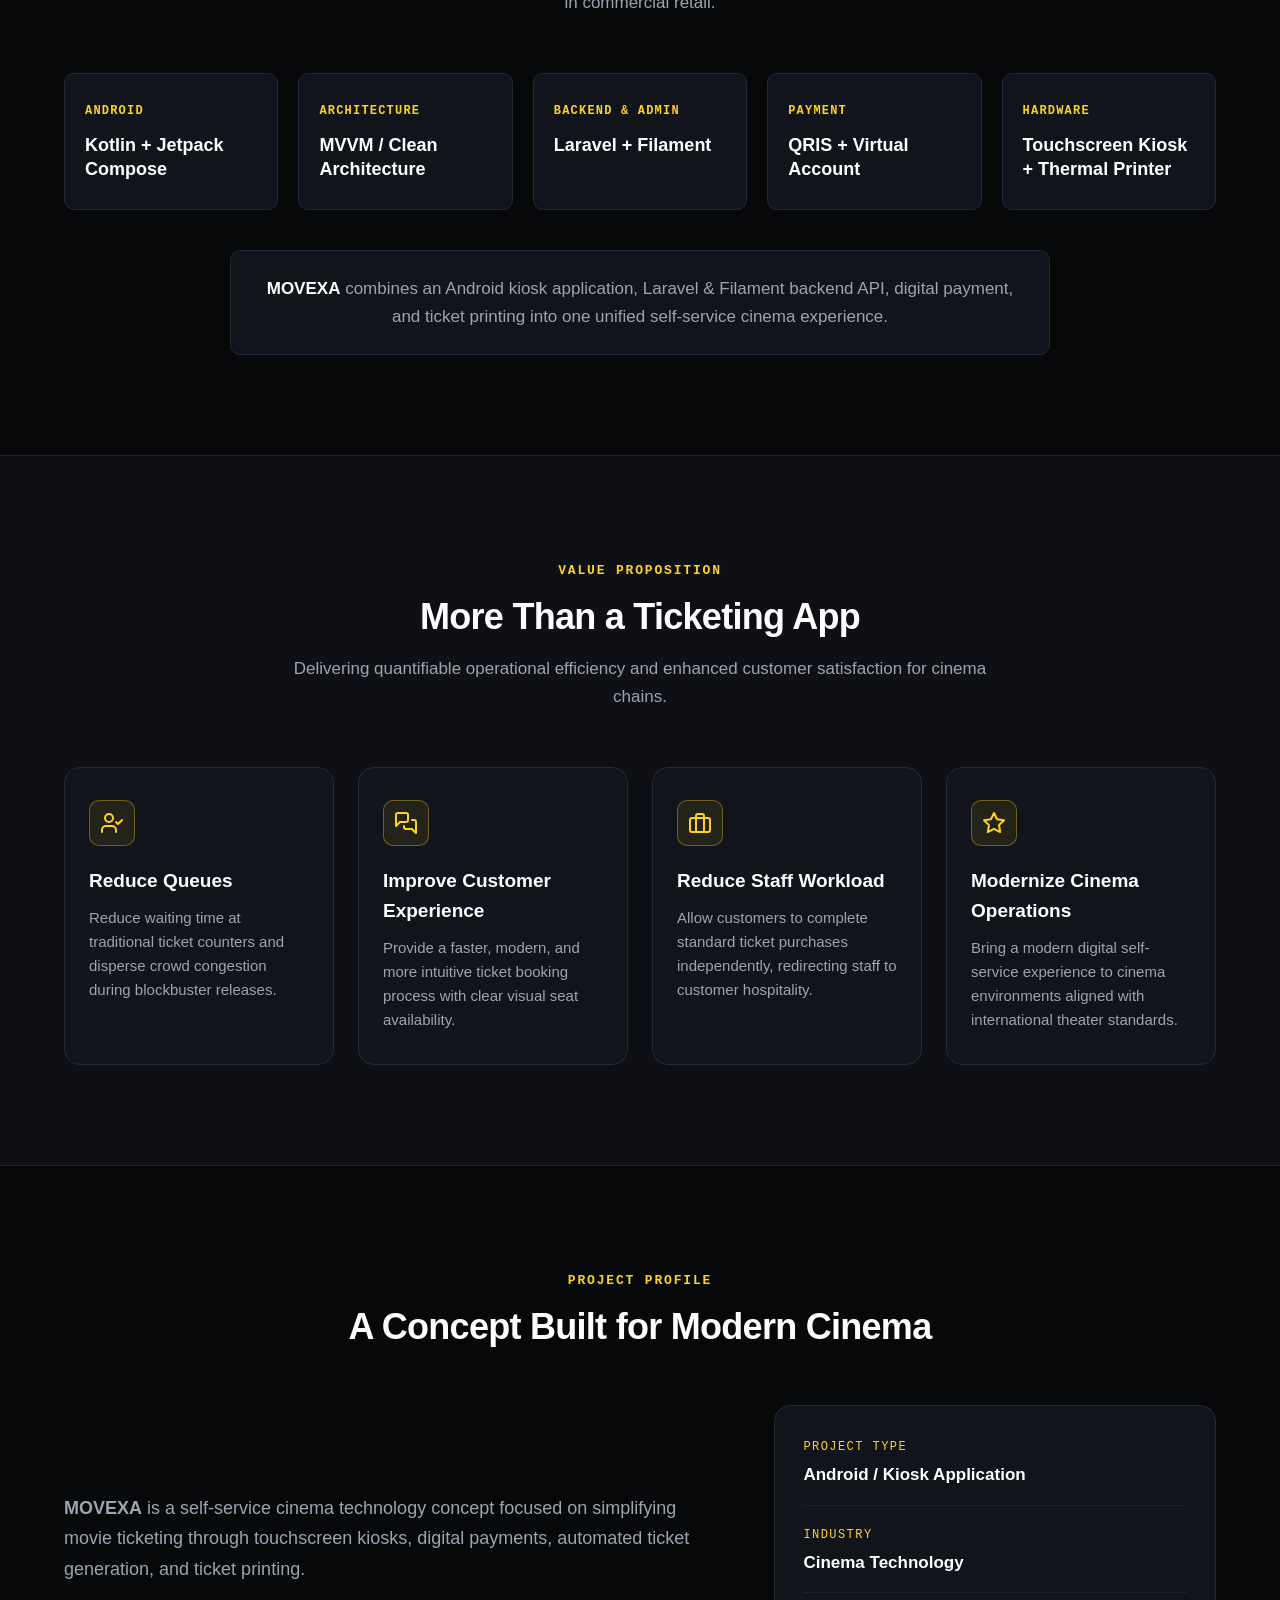
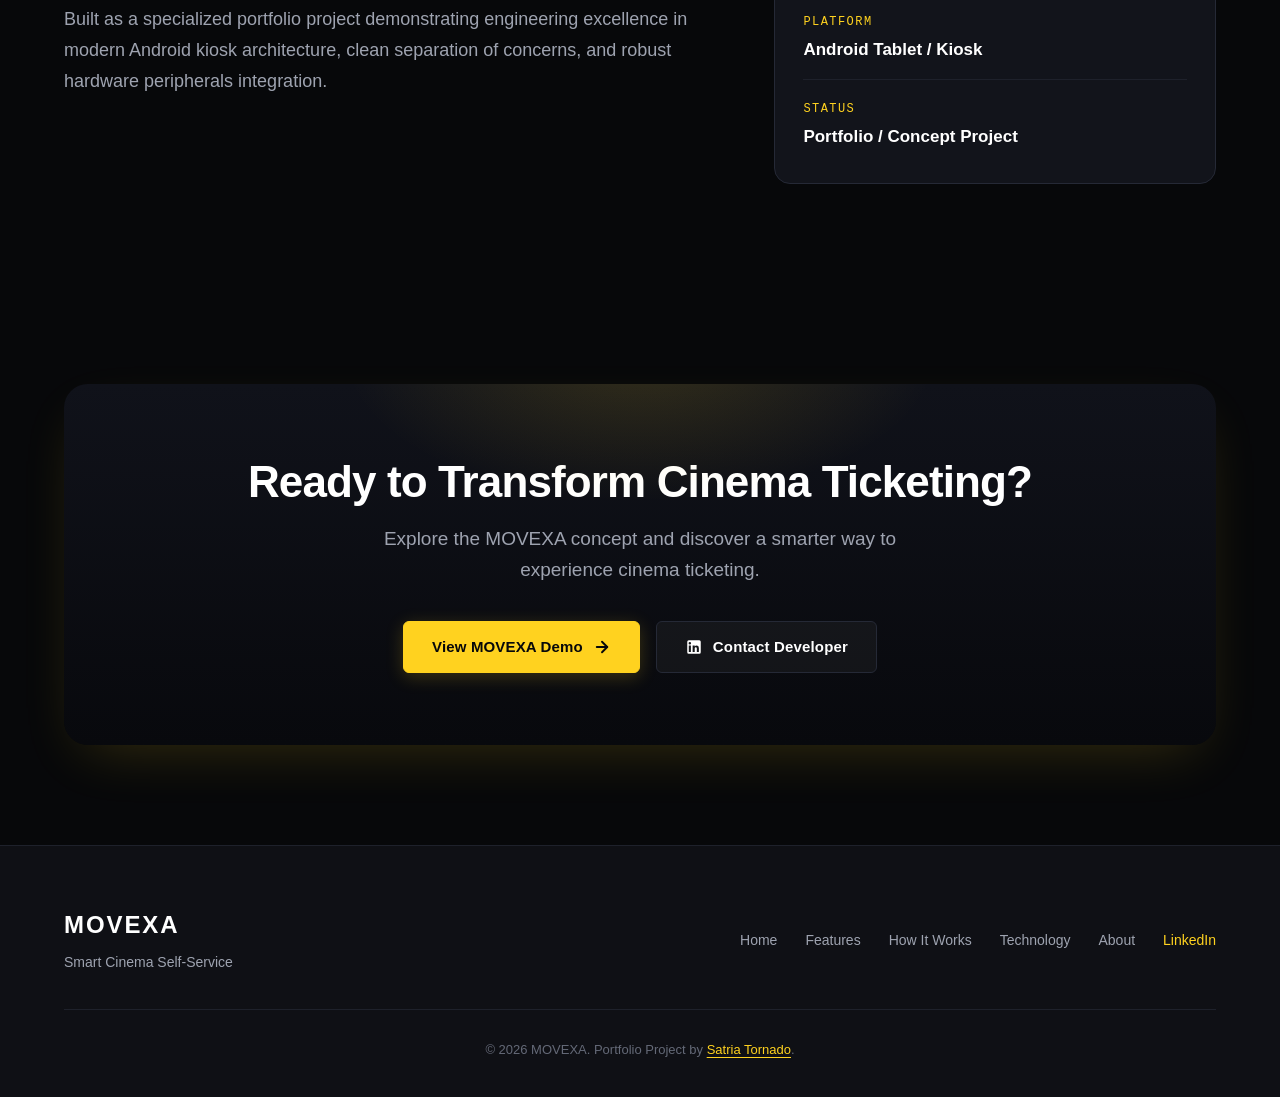
<file: movexa-landing/index.html>
<!DOCTYPE html>
<html lang="en">
  <head>
    <meta charset="UTF-8" />
    <meta name="viewport" content="width=device-width, initial-scale=1.0" />
    <title>MOVEXA - Smart Cinema Self-Service Kiosk</title>
    <meta name="description" content="Modern self-service cinema kiosk landing page showcasing seamless ticketing, interactive seat selection, QRIS & Virtual Account payment, and automated ticket printing." />
    
    <!-- OpenGraph / Social Sharing -->
    <meta property="og:title" content="MOVEXA - Smart Cinema Self-Service Kiosk" />
    <meta property="og:description" content="Modern self-service cinema kiosk landing page showcasing seamless ticketing, interactive seat selection, QRIS & Virtual Account payment, and automated ticket printing." />
    <meta property="og:type" content="website" />
    <meta name="twitter:card" content="summary_large_image" />

    <!-- Pure CSS Stylesheet -->
    <link rel="stylesheet" href="./style.css" />
  </head>
  <body>

    <!-- ====================================================================
         NAVBAR
         ==================================================================== -->
    <header class="navbar" id="home">
      <div class="container navbar-inner">
        <a href="#home" class="brand" aria-label="MOVEXA Home">
          <div class="brand-icon">M</div>
          <div class="brand-text">
            <span class="brand-name">MOVEXA</span>
            <span class="brand-tag">Smart Kiosk</span>
          </div>
        </a>

        <nav aria-label="Primary Navigation">
          <ul class="nav-menu">
            <li><a href="#home" class="nav-link">Home</a></li>
            <li><a href="#features" class="nav-link">Features</a></li>
            <li><a href="#how-it-works" class="nav-link">How It Works</a></li>
            <li><a href="#kiosk-experience" class="nav-link">Kiosk Experience</a></li>
            <li><a href="#screens" class="nav-link">Screens</a></li>
            <li><a href="#technology" class="nav-link">Technology</a></li>
            <li><a href="#about" class="nav-link">About</a></li>
          </ul>
        </nav>

        <div class="nav-cta">
          <a href="#kiosk-experience" class="btn btn-primary btn-sm">View Demo</a>
        </div>
      </div>
    </header>

    <main>
      <!-- ==================================================================
           HERO SECTION
           ================================================================== -->
      <section class="section hero">
        <div class="container hero-grid">
          <!-- Left: Hero Text -->
          <div class="hero-content">
            <div class="hero-label">
              <span class="tech-badge-dot"></span>
              Concept Portfolio Project
            </div>

            <div class="hero-title-group">
              <h1 class="hero-brand-title">MOVEXA</h1>
              <p class="hero-subtitle">Smart Cinema Self-Service</p>
            </div>

            <p class="hero-description">
              Make movie ticketing faster, simpler, and smarter with a modern self-service cinema kiosk.
            </p>

            <div class="hero-actions">
              <a href="#features" class="btn btn-primary">
                Explore MOVEXA
                <svg width="18" height="18" viewBox="0 0 24 24" fill="none" stroke="currentColor" stroke-width="2.5" stroke-linecap="round" stroke-linejoin="round"><path d="M5 12h14"></path><path d="m12 5 7 7-7 7"></path></svg>
              </a>
              <a href="#kiosk-experience" class="btn btn-secondary">
                View Demo
              </a>
            </div>

            <div>
              <p class="hero-badges-title">Technology &amp; Integration</p>
              <div class="tech-badges">
                <span class="tech-badge">
                  <span class="tech-badge-dot"></span>
                  Android Kiosk
                </span>
                <span class="tech-badge">
                  <span class="tech-badge-dot"></span>
                  QRIS
                </span>
                <span class="tech-badge">
                  <span class="tech-badge-dot"></span>
                  Virtual Account
                </span>
                <span class="tech-badge">
                  <span class="tech-badge-dot"></span>
                  Digital Ticket
                </span>
              </div>
            </div>
          </div>

          <!-- Right: Visual Kiosk / Device Mockup -->
          <div class="hero-visual">
            <div class="kiosk-frame">
              <div class="kiosk-top-bezel">
                <div class="kiosk-camera"></div>
                <div class="kiosk-speaker"></div>
                <div class="kiosk-camera" style="opacity: 0;"></div>
              </div>

              <div class="kiosk-screen">
                <img 
                  src="./assets/screenshots/Section%20Herro.png" 
                  alt="MOVEXA Smart Cinema Kiosk - Hero Section Screenshot" 
                  class="kiosk-screen-img"
                  loading="eager"
                />
              </div>
            </div>
          </div>
        </div>
      </section>

      <!-- ==================================================================
           PROBLEM & SOLUTION
           ================================================================== -->
      <section class="section section-darker">
        <div class="container">
          <div class="section-header">
            <span class="section-tag">Comparison</span>
            <h2 class="section-title">Cinema Ticketing, Simplified.</h2>
            <p class="section-description">
              Traditional counter setups cause bottlenecks during peak premiere hours. MOVEXA redesigns the ticketing pipeline for speed, clarity, and autonomy.
            </p>
          </div>

          <div class="comparison-grid">
            <!-- Traditional -->
            <article class="comparison-card card-traditional">
              <div class="comparison-header">
                <div class="comparison-icon" aria-hidden="true">
                  <svg width="24" height="24" viewBox="0 0 24 24" fill="none" stroke="currentColor" stroke-width="2" stroke-linecap="round" stroke-linejoin="round"><circle cx="12" cy="12" r="10"></circle><polyline points="12 6 12 12 16 14"></polyline></svg>
                </div>
                <h3 class="comparison-title">Traditional Ticketing</h3>
              </div>
              <ul class="comparison-list">
                <li class="comparison-item item-traditional">
                  <span class="status-cross">&#x2715;</span>
                  <span>Long queues and crowded box office foyers</span>
                </li>
                <li class="comparison-item item-traditional">
                  <span class="status-cross">&#x2715;</span>
                  <span>Manual ticketing requiring dedicated cashier personnel</span>
                </li>
                <li class="comparison-item item-traditional">
                  <span class="status-cross">&#x2715;</span>
                  <span>Slow customer service causing missed showtime starts</span>
                </li>
                <li class="comparison-item item-traditional">
                  <span class="status-cross">&#x2715;</span>
                  <span>Limited self-service options during peak cinema hours</span>
                </li>
              </ul>
            </article>

            <!-- With MOVEXA -->
            <article class="comparison-card card-movexa">
              <div class="comparison-header">
                <div class="comparison-icon" aria-hidden="true">
                  <svg width="24" height="24" viewBox="0 0 24 24" fill="none" stroke="currentColor" stroke-width="2" stroke-linecap="round" stroke-linejoin="round"><path d="M13 2 3 14h9l-1 8 10-12h-9l1-8z"></path></svg>
                </div>
                <h3 class="comparison-title">With MOVEXA</h3>
              </div>
              <ul class="comparison-list">
                <li class="comparison-item item-movexa">
                  <span class="status-check">&#x2713;</span>
                  <span>Faster booking completed in under 45 seconds</span>
                </li>
                <li class="comparison-item item-movexa">
                  <span class="status-check">&#x2713;</span>
                  <span>Self-service experience with intuitive touchscreen UX</span>
                </li>
                <li class="comparison-item item-movexa">
                  <span class="status-check">&#x2713;</span>
                  <span>Digital payment via instant QRIS and Virtual Account</span>
                </li>
                <li class="comparison-item item-movexa">
                  <span class="status-check">&#x2713;</span>
                  <span>Automated ticket generation with thermal printing support</span>
                </li>
              </ul>
            </article>
          </div>
        </div>
      </section>

      <!-- ==================================================================
           HOW IT WORKS
           ================================================================== -->
      <section class="section" id="how-it-works">
        <div class="container">
          <div class="section-header">
            <span class="section-tag">Step-by-Step Flow</span>
            <h2 class="section-title">How MOVEXA Works</h2>
            <p class="section-description">
              A friction-free end-to-end purchasing journey engineered for swift self-service interaction at any cinema venue.
            </p>
          </div>

          <div class="steps-grid">
            <!-- Step 01 -->
            <article class="step-card">
              <span class="step-number">01</span>
              <h3 class="step-title">Choose Movie</h3>
              <p class="step-desc">
                Customer chooses the movie they want to watch from the curated Now Showing showcase.
              </p>
            </article>

            <!-- Step 02 -->
            <article class="step-card">
              <span class="step-number">02</span>
              <h3 class="step-title">Select Schedule</h3>
              <p class="step-desc">
                Choose the available movie schedule, showtime, and preferred studio tier.
              </p>
            </article>

            <!-- Step 03 -->
            <article class="step-card">
              <span class="step-number">03</span>
              <h3 class="step-title">Select Seat</h3>
              <p class="step-desc">
                Choose an available cinema seat using the interactive real-time theater layout map.
              </p>
            </article>

            <!-- Step 04 -->
            <article class="step-card">
              <span class="step-number">04</span>
              <h3 class="step-title">Make Payment</h3>
              <p class="step-desc">
                Pay seamlessly using dynamic QRIS or 16-digit Virtual Account bank transfer.
              </p>
            </article>

            <!-- Step 05 -->
            <article class="step-card">
              <span class="step-number">05</span>
              <h3 class="step-title">Get Your Ticket</h3>
              <p class="step-desc">
                Receive an encrypted digital ticket code and print the physical cinema pass instantly.
              </p>
            </article>
          </div>
        </div>
      </section>

      <!-- ==================================================================
           FEATURES
           ================================================================== -->
      <section class="section section-darker" id="features">
        <div class="container">
          <div class="section-header">
            <span class="section-tag">Core Capabilities</span>
            <h2 class="section-title">Built for Self-Service Cinema</h2>
            <p class="section-description">
              Purpose-built architecture combining robust Android OS reliability with consumer-grade simplicity.
            </p>
          </div>

          <div class="features-grid">
            <!-- Feature 1 -->
            <article class="feature-card">
              <div class="feature-icon-box" aria-hidden="true">
                <svg width="26" height="26" viewBox="0 0 24 24" fill="none" stroke="currentColor" stroke-width="2" stroke-linecap="round" stroke-linejoin="round"><rect width="18" height="18" x="3" y="3" rx="2"/><path d="m9 8 7 4-7 4Z"/></svg>
              </div>
              <h3 class="feature-title">Movie Selection</h3>
              <p class="feature-description">
                Browse available movies and schedules with vivid high-resolution posters, ratings, synopsis, and age classification.
              </p>
            </article>

            <!-- Feature 2 -->
            <article class="feature-card">
              <div class="feature-icon-box" aria-hidden="true">
                <svg width="26" height="26" viewBox="0 0 24 24" fill="none" stroke="currentColor" stroke-width="2" stroke-linecap="round" stroke-linejoin="round"><path d="M19 9V6a2 2 0 0 0-2-2H7a2 2 0 0 0-2 2v3"/><path d="M3 11v5a2 2 0 0 0 2 2h14a2 2 0 0 0 2-2v-5a2 2 0 0 0-2-2H5a2 2 0 0 0-2 2Z"/><path d="M5 18v2"/><path d="M19 18v2"/></svg>
              </div>
              <h3 class="feature-title">Interactive Seat Selection</h3>
              <p class="feature-description">
                Choose available cinema seats directly from the kiosk with visual prime viewing angles and instant row calculation.
              </p>
            </article>

            <!-- Feature 3 -->
            <article class="feature-card">
              <div class="feature-icon-box" aria-hidden="true">
                <svg width="26" height="26" viewBox="0 0 24 24" fill="none" stroke="currentColor" stroke-width="2" stroke-linecap="round" stroke-linejoin="round"><rect width="20" height="14" x="2" y="5" rx="2"/><line x1="2" x2="22" y1="10" y2="10"/></svg>
              </div>
              <h3 class="feature-title">Digital Payment</h3>
              <p class="feature-description">
                Support QRIS and Virtual Account payments with automated validation and instant webhook confirmation.
              </p>
            </article>

            <!-- Feature 4 -->
            <article class="feature-card">
              <div class="feature-icon-box" aria-hidden="true">
                <svg width="26" height="26" viewBox="0 0 24 24" fill="none" stroke="currentColor" stroke-width="2" stroke-linecap="round" stroke-linejoin="round"><rect width="5" height="5" x="3" y="3" rx="1"/><rect width="5" height="5" x="16" y="3" rx="1"/><rect width="5" height="5" x="3" y="16" rx="1"/><path d="M21 16h-3a2 2 0 0 0-2 2v3"/><path d="M21 21v.01"/><path d="M12 7v3a2 2 0 0 1-2 2H7"/><path d="M3 12h.01"/><path d="M12 3h.01"/><path d="M12 16v.01"/><path d="M16 12h1"/><path d="M21 12v.01"/><path d="M12 21v-1"/></svg>
              </div>
              <h3 class="feature-title">Digital Ticket</h3>
              <p class="feature-description">
                Generate a secure ticket code and alphanumeric booking identifier immediately after successful payment verification.
              </p>
            </article>

            <!-- Feature 5 -->
            <article class="feature-card">
              <div class="feature-icon-box" aria-hidden="true">
                <svg width="26" height="26" viewBox="0 0 24 24" fill="none" stroke="currentColor" stroke-width="2" stroke-linecap="round" stroke-linejoin="round"><polyline points="6 9 6 2 18 2 18 9"/><path d="M6 18H4a2 2 0 0 1-2-2v-5a2 2 0 0 1 2-2h16a2 2 0 0 1 2 2v5a2 2 0 0 1-2 2h-2"/><rect width="12" height="8" x="6" y="14"/></svg>
              </div>
              <h3 class="feature-title">Ticket Printing</h3>
              <p class="feature-description">
                Print physical thermal admission passes directly from the kiosk with barcode/QR verification ready for theater gate entry.
              </p>
            </article>

            <!-- Feature 6 -->
            <article class="feature-card">
              <div class="feature-icon-box" aria-hidden="true">
                <svg width="26" height="26" viewBox="0 0 24 24" fill="none" stroke="currentColor" stroke-width="2" stroke-linecap="round" stroke-linejoin="round"><circle cx="12" cy="12" r="10"/><path d="M12 6v6l4 2"/></svg>
              </div>
              <h3 class="feature-title">Self-Service Experience</h3>
              <p class="feature-description">
                Customers can complete the booking process independently without cashier intervention, speeding up throughput.
              </p>
            </article>
          </div>
        </div>
      </section>

      <!-- ==================================================================
           KIOSK EXPERIENCE
           ================================================================== -->
      <section class="section" id="kiosk-experience">
        <div class="container">
          <div class="section-header">
            <span class="section-tag">Interactive Terminal</span>
            <h2 class="section-title">Designed for the Modern Cinema</h2>
            <p class="section-description">
              MOVEXA transforms the traditional ticket counter into a fast and intuitive self-service experience.
            </p>
          </div>

          <div class="kiosk-experience-grid">
            <!-- Large Kiosk Mockup (Seat Selection Screen) -->
            <div class="kiosk-large-mockup">
              <div class="mockup-seat-screen">
                <div class="seat-kiosk-header">
                  <div>
                    <h3 class="seat-kiosk-title">Select Your Seats</h3>
                    <p class="seat-kiosk-meta">Studio 3 (Premium) • Dolby Atmos</p>
                  </div>
                  <span class="cinema-badge">KIOSK 04</span>
                </div>

                <!-- Cinema Screen Curve -->
                <div class="cinema-curved-screen">
                  <div class="screen-arc"></div>
                  <span class="screen-text">Cinema Screen Area</span>
                </div>

                <!-- Seat Grid -->
                <div class="seat-matrix">
                  <!-- Row A -->
                  <div class="seat-row">
                    <span class="row-label">A</span>
                    <div class="seat-group">
                      <div class="seat-cell occupied">1</div>
                      <div class="seat-cell occupied">2</div>
                      <div class="seat-cell">3</div>
                      <div class="seat-cell">4</div>
                      <div class="seat-cell">5</div>
                    </div>
                    <div class="aisle-gap"></div>
                    <div class="seat-group">
                      <div class="seat-cell">6</div>
                      <div class="seat-cell">7</div>
                      <div class="seat-cell occupied">8</div>
                      <div class="seat-cell occupied">9</div>
                      <div class="seat-cell">10</div>
                    </div>
                  </div>

                  <!-- Row B -->
                  <div class="seat-row">
                    <span class="row-label">B</span>
                    <div class="seat-group">
                      <div class="seat-cell">1</div>
                      <div class="seat-cell">2</div>
                      <div class="seat-cell occupied">3</div>
                      <div class="seat-cell occupied">4</div>
                      <div class="seat-cell">5</div>
                    </div>
                    <div class="aisle-gap"></div>
                    <div class="seat-group">
                      <div class="seat-cell">6</div>
                      <div class="seat-cell">7</div>
                      <div class="seat-cell">8</div>
                      <div class="seat-cell occupied">9</div>
                      <div class="seat-cell occupied">10</div>
                    </div>
                  </div>

                  <!-- Row C (Selected Seats C4 & C5) -->
                  <div class="seat-row">
                    <span class="row-label" style="color: #ffd21f; font-weight: 800;">C</span>
                    <div class="seat-group">
                      <div class="seat-cell">1</div>
                      <div class="seat-cell">2</div>
                      <div class="seat-cell">3</div>
                      <div class="seat-cell selected">4</div>
                      <div class="seat-cell selected">5</div>
                    </div>
                    <div class="aisle-gap"></div>
                    <div class="seat-group">
                      <div class="seat-cell">6</div>
                      <div class="seat-cell">7</div>
                      <div class="seat-cell">8</div>
                      <div class="seat-cell">9</div>
                      <div class="seat-cell">10</div>
                    </div>
                  </div>

                  <!-- Row D -->
                  <div class="seat-row">
                    <span class="row-label">D</span>
                    <div class="seat-group">
                      <div class="seat-cell occupied">1</div>
                      <div class="seat-cell occupied">2</div>
                      <div class="seat-cell">3</div>
                      <div class="seat-cell">4</div>
                      <div class="seat-cell">5</div>
                    </div>
                    <div class="aisle-gap"></div>
                    <div class="seat-group">
                      <div class="seat-cell">6</div>
                      <div class="seat-cell occupied">7</div>
                      <div class="seat-cell occupied">8</div>
                      <div class="seat-cell">9</div>
                      <div class="seat-cell">10</div>
                    </div>
                  </div>

                  <!-- Row E -->
                  <div class="seat-row">
                    <span class="row-label">E</span>
                    <div class="seat-group">
                      <div class="seat-cell">1</div>
                      <div class="seat-cell">2</div>
                      <div class="seat-cell">3</div>
                      <div class="seat-cell">4</div>
                      <div class="seat-cell">5</div>
                    </div>
                    <div class="aisle-gap"></div>
                    <div class="seat-group">
                      <div class="seat-cell">6</div>
                      <div class="seat-cell">7</div>
                      <div class="seat-cell">8</div>
                      <div class="seat-cell">9</div>
                      <div class="seat-cell">10</div>
                    </div>
                  </div>
                </div>

                <!-- Seat Summary -->
                <div class="seat-summary-bar">
                  <div class="summary-seats">
                    <span>Selected:</span>
                    <span class="summary-pill">C4</span>
                    <span class="summary-pill">C5</span>
                    <span style="font-size: 0.6875rem; color: var(--text-secondary);">(2 Tickets)</span>
                  </div>
                  <div class="summary-total">Total: Rp100.000</div>
                </div>
              </div>
            </div>

            <!-- Flow Diagram & Highlights -->
            <div class="kiosk-experience-info">
              <!-- Linear Flow Diagram -->
              <div>
                <p style="font-family: var(--font-mono); font-size: 0.75rem; color: var(--text-muted); text-transform: uppercase; margin-bottom: 8px;">Kiosk Processing Architecture</p>
                <div class="flow-breadcrumbs">
                  <span class="flow-node">MOVIE</span>
                  <span class="flow-arrow">&rarr;</span>
                  <span class="flow-node">SCHEDULE</span>
                  <span class="flow-arrow">&rarr;</span>
                  <span class="flow-node">STUDIO</span>
                  <span class="flow-arrow">&rarr;</span>
                  <span class="flow-node active">SEAT</span>
                  <span class="flow-arrow">&rarr;</span>
                  <span class="flow-node">PAYMENT</span>
                  <span class="flow-arrow">&rarr;</span>
                  <span class="flow-node">TICKET</span>
                </div>
              </div>

              <!-- 4 Highlights -->
              <div class="kiosk-highlights">
                <div class="highlight-box">
                  <h4 class="highlight-title">
                    <span class="highlight-icon"></span>
                    Touchscreen Experience
                  </h4>
                  <p class="highlight-desc">
                    High-contrast dark-mode interface optimized for high-brightness commercial touchscreen hardware.
                  </p>
                </div>

                <div class="highlight-box">
                  <h4 class="highlight-title">
                    <span class="highlight-icon"></span>
                    Fast Ticketing
                  </h4>
                  <p class="highlight-desc">
                    Streamlined decision steps that minimize cognitive load and eliminate purchasing roadblocks.
                  </p>
                </div>

                <div class="highlight-box">
                  <h4 class="highlight-title">
                    <span class="highlight-icon"></span>
                    Digital Payment
                  </h4>
                  <p class="highlight-desc">
                    Instant QRIS code generation and real-time bank virtual accounts with instant polling feedback.
                  </p>
                </div>

                <div class="highlight-box">
                  <h4 class="highlight-title">
                    <span class="highlight-icon"></span>
                    Ticket Printing
                  </h4>
                  <p class="highlight-desc">
                    Automated thermal hardware printing command dispatched immediately upon transaction confirmation.
                  </p>
                </div>
              </div>
            </div>
          </div>
        </div>
      </section>

      <!-- ==================================================================
           APP SCREEN SHOWCASE
           ================================================================== -->
      <section class="section section-darker" id="screens">
        <div class="container">
          <div class="section-header">
            <span class="section-tag">Interface Showcase</span>
            <h2 class="section-title">Inside the MOVEXA Experience</h2>
            <p class="section-description">
              Explore the five essential interfaces that power the self-service cinema kiosk journey.
            </p>
          </div>

          <div class="screens-grid">
            <!-- Screen 1: Movie Selection -->
            <article class="screen-card">
              <div class="screen-visual screen-visual-has-img">
                <img 
                  src="./assets/screenshots/Section%20Herro.png" 
                  alt="MOVEXA Movie Selection and Now Showing Interface" 
                  class="card-screen-img"
                  loading="lazy"
                />
              </div>
              <div class="screen-info">
                <span class="screen-number">01</span>
                <h3 class="screen-name">Movie Selection</h3>
                <p class="screen-desc">Now Showing catalog with ratings, duration, and direct booking triggers.</p>
              </div>
            </article>

            <!-- Screen 2: Schedule Selection -->
            <article class="screen-card">
              <div class="screen-visual screen-visual-has-img">
                <img 
                  src="./assets/screenshots/image 2 (1).png" 
                  alt="MOVEXA Movie Details and Schedule Selection Interface" 
                  class="card-screen-img"
                  loading="lazy"
                />
              </div>
              <div class="screen-info">
                <span class="screen-number">02</span>
                <h3 class="screen-name">Schedule Selection</h3>
                <p class="screen-desc">Select screening dates, studio tiers, and available showtime slots.</p>
              </div>
            </article>

            <!-- Screen 3: Seat Selection -->
            <article class="screen-card">
              <div class="screen-visual">
                <div class="screen-meta-header">
                  <span>STUDIO 3</span>
                  <span>PREMIUM</span>
                </div>
                <div class="screen-content-area">
                  <div class="mock-seat-mini-grid">
                    <div class="mock-mini-row">
                      <div class="mock-seat-dot taken"></div>
                      <div class="mock-seat-dot"></div>
                      <div class="mock-seat-dot"></div>
                      <div class="mock-seat-dot taken"></div>
                    </div>
                    <div class="mock-mini-row">
                      <div class="mock-seat-dot"></div>
                      <div class="mock-seat-dot active"></div>
                      <div class="mock-seat-dot active"></div>
                      <div class="mock-seat-dot"></div>
                    </div>
                    <div class="mock-mini-row">
                      <div class="mock-seat-dot taken"></div>
                      <div class="mock-seat-dot"></div>
                      <div class="mock-seat-dot"></div>
                      <div class="mock-seat-dot"></div>
                    </div>
                  </div>
                </div>
              </div>
              <div class="screen-info">
                <span class="screen-number">03</span>
                <h3 class="screen-name">Seat Selection</h3>
                <p class="screen-desc">Visual auditorium map with live seat availability and multi-seat picking.</p>
              </div>
            </article>

            <!-- Screen 4: Payment -->
            <article class="screen-card">
              <div class="screen-visual">
                <div class="screen-meta-header">
                  <span>PAYMENT</span>
                  <span>RP 100K</span>
                </div>
                <div class="screen-content-area">
                  <div class="mock-payment-options">
                    <div class="mock-pay-card active">
                      <span class="mock-pay-name">QRIS</span>
                      <span class="mock-pay-badge">Instant</span>
                    </div>
                    <div class="mock-pay-card">
                      <span class="mock-pay-name">Virtual Account</span>
                      <span style="font-size: 0.5rem; color: var(--text-muted);">BCA/Mandiri</span>
                    </div>
                  </div>
                </div>
              </div>
              <div class="screen-info">
                <span class="screen-number">04</span>
                <h3 class="screen-name">Payment</h3>
                <p class="screen-desc">Cashless checkout via QRIS standard or instant virtual bank accounts.</p>
              </div>
            </article>

            <!-- Screen 5: Ticket -->
            <article class="screen-card">
              <div class="screen-visual">
                <div class="screen-meta-header">
                  <span>TICKET</span>
                  <span style="color: #22c55e;">PAID</span>
                </div>
                <div class="screen-content-area">
                  <div class="mock-ticket-receipt">
                    <div class="mock-ticket-title">
                      <span>AVENGERS</span>
                      <span class="mock-ticket-code">MXV-284</span>
                    </div>
                    <div class="mock-ticket-qr">
                      <svg width="24" height="24" viewBox="0 0 24 24" fill="#000"><rect x="2" y="2" width="8" height="8"/><rect x="14" y="2" width="8" height="8"/><rect x="2" y="14" width="8" height="8"/><rect x="14" y="14" width="4" height="4"/><rect x="18" y="18" width="4" height="4"/></svg>
                    </div>
                  </div>
                </div>
              </div>
              <div class="screen-info">
                <span class="screen-number">05</span>
                <h3 class="screen-name">Ticket</h3>
                <p class="screen-desc">Digital barcode issuance and direct thermal print trigger for gate entry.</p>
              </div>
            </article>
          </div>
        </div>
      </section>

      <!-- ==================================================================
           TECHNOLOGY
           ================================================================== -->
      <section class="section" id="technology">
        <div class="container">
          <div class="section-header">
            <span class="section-tag">Under The Hood</span>
            <h2 class="section-title">Built with Modern Technology</h2>
            <p class="section-description">
              Engineered with production-standard mobile and kiosk development stacks for high availability in commercial retail.
            </p>
          </div>

          <div class="tech-grid">
            <!-- Tech 1 -->
            <article class="tech-card">
              <span class="tech-category">Android</span>
              <h3 class="tech-main-name">Kotlin + Jetpack Compose</h3>
            </article>

            <!-- Tech 2 -->
            <article class="tech-card">
              <span class="tech-category">Architecture</span>
              <h3 class="tech-main-name">MVVM / Clean Architecture</h3>
            </article>

            <!-- Tech 3 -->
            <article class="tech-card">
              <span class="tech-category">Backend &amp; Admin</span>
              <h3 class="tech-main-name">Laravel + Filament</h3>
            </article>

            <!-- Tech 4 -->
            <article class="tech-card">
              <span class="tech-category">Payment</span>
              <h3 class="tech-main-name">QRIS + Virtual Account</h3>
            </article>

            <!-- Tech 5 -->
            <article class="tech-card">
              <span class="tech-category">Hardware</span>
              <h3 class="tech-main-name">Touchscreen Kiosk + Thermal Printer</h3>
            </article>
          </div>

          <div class="tech-architecture-note">
            <p>
              <strong>MOVEXA</strong> combines an Android kiosk application, Laravel &amp; Filament backend API, digital payment, and ticket printing into one unified self-service cinema experience.
            </p>
          </div>
        </div>
      </section>

      <!-- ==================================================================
           BUSINESS BENEFITS
           ================================================================== -->
      <section class="section section-darker" id="benefits">
        <div class="container">
          <div class="section-header">
            <span class="section-tag">Value Proposition</span>
            <h2 class="section-title">More Than a Ticketing App</h2>
            <p class="section-description">
              Delivering quantifiable operational efficiency and enhanced customer satisfaction for cinema chains.
            </p>
          </div>

          <div class="benefits-grid">
            <!-- Benefit 1 -->
            <article class="benefit-card">
              <div class="benefit-icon-box" aria-hidden="true">
                <svg width="24" height="24" viewBox="0 0 24 24" fill="none" stroke="currentColor" stroke-width="2" stroke-linecap="round" stroke-linejoin="round"><path d="M16 21v-2a4 4 0 0 0-4-4H6a4 4 0 0 0-4 4v2"/><circle cx="9" cy="7" r="4"/><polyline points="16 11 18 13 22 9"/></svg>
              </div>
              <h3 class="benefit-title">Reduce Queues</h3>
              <p class="benefit-desc">
                Reduce waiting time at traditional ticket counters and disperse crowd congestion during blockbuster releases.
              </p>
            </article>

            <!-- Benefit 2 -->
            <article class="benefit-card">
              <div class="benefit-icon-box" aria-hidden="true">
                <svg width="24" height="24" viewBox="0 0 24 24" fill="none" stroke="currentColor" stroke-width="2" stroke-linecap="round" stroke-linejoin="round"><path d="M14 9a2 2 0 0 1-2 2H6l-4 4V4c0-1.1.9-2 2-2h8a2 2 0 0 1 2 2v5Z"/><path d="M18 9h2a2 2 0 0 1 2 2v11l-4-4h-6a2 2 0 0 1-2-2v-1"/></svg>
              </div>
              <h3 class="benefit-title">Improve Customer Experience</h3>
              <p class="benefit-desc">
                Provide a faster, modern, and more intuitive ticket booking process with clear visual seat availability.
              </p>
            </article>

            <!-- Benefit 3 -->
            <article class="benefit-card">
              <div class="benefit-icon-box" aria-hidden="true">
                <svg width="24" height="24" viewBox="0 0 24 24" fill="none" stroke="currentColor" stroke-width="2" stroke-linecap="round" stroke-linejoin="round"><rect width="20" height="14" x="2" y="7" rx="2" ry="2"/><path d="M16 21V5a2 2 0 0 0-2-2h-4a2 2 0 0 0-2 2v16"/></svg>
              </div>
              <h3 class="benefit-title">Reduce Staff Workload</h3>
              <p class="benefit-desc">
                Allow customers to complete standard ticket purchases independently, redirecting staff to customer hospitality.
              </p>
            </article>

            <!-- Benefit 4 -->
            <article class="benefit-card">
              <div class="benefit-icon-box" aria-hidden="true">
                <svg width="24" height="24" viewBox="0 0 24 24" fill="none" stroke="currentColor" stroke-width="2" stroke-linecap="round" stroke-linejoin="round"><polygon points="12 2 15.09 8.26 22 9.27 17 14.14 18.18 21.02 12 17.77 5.82 21.02 7 14.14 2 9.27 8.91 8.26 12 2"/></svg>
              </div>
              <h3 class="benefit-title">Modernize Cinema Operations</h3>
              <p class="benefit-desc">
                Bring a modern digital self-service experience to cinema environments aligned with international theater standards.
              </p>
            </article>
          </div>
        </div>
      </section>

      <!-- ==================================================================
           ABOUT MOVEXA
           ================================================================== -->
      <section class="section" id="about">
        <div class="container">
          <div class="section-header">
            <span class="section-tag">Project Profile</span>
            <h2 class="section-title">A Concept Built for Modern Cinema</h2>
          </div>

          <div class="about-grid">
            <div class="about-text-content">
              <p class="about-paragraph">
                <strong>MOVEXA</strong> is a self-service cinema technology concept focused on simplifying movie ticketing through touchscreen kiosks, digital payments, automated ticket generation, and ticket printing.
              </p>
              <p class="about-paragraph">
                Built as a specialized portfolio project demonstrating engineering excellence in modern Android kiosk architecture, clean separation of concerns, and robust hardware peripherals integration.
              </p>
            </div>

            <div class="about-meta-card">
              <div class="about-meta-row">
                <span class="meta-label">Project Type</span>
                <span class="meta-value">Android / Kiosk Application</span>
              </div>
              <div class="about-meta-row">
                <span class="meta-label">Industry</span>
                <span class="meta-value">Cinema Technology</span>
              </div>
              <div class="about-meta-row">
                <span class="meta-label">Platform</span>
                <span class="meta-value">Android Tablet / Kiosk</span>
              </div>
              <div class="about-meta-row">
                <span class="meta-label">Status</span>
                <span class="meta-value">Portfolio / Concept Project</span>
              </div>
            </div>
          </div>
        </div>
      </section>

      <!-- ==================================================================
           FINAL CTA
           ================================================================== -->
      <section class="section">
        <div class="container">
          <div class="cta-wrapper">
            <h2 class="cta-title">Ready to Transform Cinema Ticketing?</h2>
            <p class="cta-desc">
              Explore the MOVEXA concept and discover a smarter way to experience cinema ticketing.
            </p>
            <div class="cta-buttons">
              <a href="#kiosk-experience" class="btn btn-primary">
                View MOVEXA Demo
                <svg width="18" height="18" viewBox="0 0 24 24" fill="none" stroke="currentColor" stroke-width="2.5" stroke-linecap="round" stroke-linejoin="round"><path d="M5 12h14"></path><path d="m12 5 7 7-7 7"></path></svg>
              </a>
              <a href="https://www.linkedin.com/in/tornado-satria-868192345/" target="_blank" rel="noopener noreferrer" class="btn btn-secondary">
                <svg width="18" height="18" viewBox="0 0 24 24" fill="currentColor" aria-hidden="true"><path d="M19 3a2 2 0 0 1 2 2v14a2 2 0 0 1-2 2H5a2 2 0 0 1-2-2V5a2 2 0 0 1 2-2h14m-.5 15.5v-5.3a3.26 3.26 0 0 0-3.26-3.26c-.85 0-1.84.52-2.28 1.3v-1.11h-2.79v8.37h2.79v-4.93c0-.77.62-1.4 1.39-1.4a1.4 1.4 0 0 1 1.4 1.4v4.93h2.75M6.46 8.76a1.64 1.64 0 0 0 0-3.28 1.64 1.64 0 0 0 0 3.28m1.4 9.74v-8.37H5.06v8.37h2.8z"/></svg>
                Contact Developer
              </a>
            </div>
          </div>
        </div>
      </section>
    </main>

    <!-- ====================================================================
         FOOTER
         ==================================================================== -->
    <footer class="footer">
      <div class="container">
        <div class="footer-top">
          <div class="footer-brand">
            <span class="footer-logo">MOVEXA</span>
            <p class="footer-tagline">Smart Cinema Self-Service</p>
          </div>

          <ul class="footer-links">
            <li><a href="#home" class="footer-link">Home</a></li>
            <li><a href="#features" class="footer-link">Features</a></li>
            <li><a href="#how-it-works" class="footer-link">How It Works</a></li>
            <li><a href="#technology" class="footer-link">Technology</a></li>
            <li><a href="#about" class="footer-link">About</a></li>
            <li><a href="https://www.linkedin.com/in/tornado-satria-868192345/" target="_blank" rel="noopener noreferrer" class="footer-link" style="color: var(--accent);">LinkedIn</a></li>
          </ul>
        </div>

        <div class="footer-bottom">
          <p class="footer-copyright">
            &copy; 2026 MOVEXA. Portfolio Project by <a href="https://www.linkedin.com/in/tornado-satria-868192345/" target="_blank" rel="noopener noreferrer" style="color: var(--accent); text-decoration: underline; text-underline-offset: 3px;">Satria Tornado</a>.
          </p>
        </div>
      </div>
    </footer>

  </body>
</html>
</file>
<file: style.css>
/* ==========================================================================
   MOVEXA - Smart Cinema Self-Service Kiosk
   Pure CSS3 Stylesheet | Modern • Minimal • Premium • Futuristic
   Palette: Black (#08080c) + Yellow (#ffd21f) + White (#ffffff)
   ========================================================================== */

/* --- CSS Variables --- */
:root {
  --bg-primary: #07080a;
  --bg-secondary: #0f1015;
  --bg-tertiary: #161820;
  --bg-card: #12141b;
  --bg-card-hover: #191c26;
  --bg-kiosk: #0b0c10;
  --bg-surface: rgba(255, 255, 255, 0.03);

  --accent: #ffd21f;
  --accent-hover: #ffdd4a;
  --accent-glow: rgba(255, 210, 31, 0.2);
  --accent-subtle: rgba(255, 210, 31, 0.08);
  --accent-border: rgba(255, 210, 31, 0.35);

  --text-primary: #ffffff;
  --text-secondary: #9ea3b0;
  --text-muted: #646977;

  --border-subtle: #1e212b;
  --border-card: #252936;
  --border-focus: #ffd21f;

  --danger-subtle: rgba(239, 68, 68, 0.12);
  --danger-border: rgba(239, 68, 68, 0.3);
  --danger-text: #f87171;

  --success-subtle: rgba(34, 197, 94, 0.12);
  --success-border: rgba(34, 197, 94, 0.3);
  --success-text: #4ade80;

  --font-sans: -apple-system, BlinkMacSystemFont, "Segoe UI", Roboto, "Inter", "Helvetica Neue", Arial, sans-serif;
  --font-mono: ui-monospace, SFMono-Regular, Menlo, Monaco, Consolas, "Liberation Mono", monospace;

  --container-max: 1200px;
  --radius-sm: 6px;
  --radius-md: 10px;
  --radius-lg: 16px;
  --radius-xl: 24px;
  --radius-full: 9999px;

  --transition-fast: 0.18s ease;
  --transition-normal: 0.28s cubic-bezier(0.16, 1, 0.3, 1);
}

/* --- Reset & Global Baseline --- */
*, *::before, *::after {
  box-sizing: border-box;
  margin: 0;
  padding: 0;
}

html {
  font-family: var(--font-sans);
  font-size: 16px;
  line-height: 1.6;
  color: var(--text-primary);
  background-color: var(--bg-primary);
  scroll-behavior: smooth;
  -webkit-font-smoothing: antialiased;
  -moz-osx-font-smoothing: grayscale;
}

body {
  min-height: 100vh;
  overflow-x: hidden;
  position: relative;
  background-color: var(--bg-primary);
  background-image: 
    radial-gradient(ellipse 80% 50% at 50% -20%, rgba(255, 210, 31, 0.08), transparent 70%),
    radial-gradient(circle at 10% 40%, rgba(255, 210, 31, 0.03), transparent 40%),
    radial-gradient(circle at 90% 80%, rgba(255, 210, 31, 0.03), transparent 40%);
  background-attachment: fixed;
}

a {
  color: inherit;
  text-decoration: none;
  transition: color var(--transition-fast);
}

img, svg {
  display: block;
  max-width: 100%;
}

button {
  font: inherit;
  cursor: pointer;
  border: none;
  background: none;
}

/* --- Container & Utilities --- */
.container {
  width: 100%;
  max-width: var(--container-max);
  margin-left: auto;
  margin-right: auto;
  padding-left: 24px;
  padding-right: 24px;
}

.section {
  padding-top: 100px;
  padding-bottom: 100px;
  position: relative;
}

.section-darker {
  background-color: var(--bg-secondary);
  border-top: 1px solid var(--border-subtle);
  border-bottom: 1px solid var(--border-subtle);
}

.section-header {
  text-align: center;
  max-width: 720px;
  margin-left: auto;
  margin-right: auto;
  margin-bottom: 56px;
}

.section-tag {
  display: inline-block;
  font-family: var(--font-mono);
  font-size: 0.8125rem;
  font-weight: 600;
  letter-spacing: 0.14em;
  text-transform: uppercase;
  color: var(--accent);
  margin-bottom: 12px;
}

.section-title {
  font-size: 2.25rem;
  font-weight: 700;
  letter-spacing: -0.02em;
  color: var(--text-primary);
  line-height: 1.25;
  margin-bottom: 16px;
}

.section-description {
  font-size: 1.0625rem;
  color: var(--text-secondary);
  line-height: 1.65;
}

/* --- Common Buttons --- */
.btn {
  display: inline-flex;
  align-items: center;
  justify-content: center;
  gap: 10px;
  padding: 13px 28px;
  font-size: 0.9375rem;
  font-weight: 600;
  letter-spacing: 0.01em;
  border-radius: var(--radius-sm);
  transition: all var(--transition-fast);
  white-space: nowrap;
}

.btn-primary {
  background-color: var(--accent);
  color: #07080a;
  border: 1px solid var(--accent);
  box-shadow: 0 4px 18px var(--accent-glow);
}

.btn-primary:hover {
  background-color: var(--accent-hover);
  border-color: var(--accent-hover);
  transform: translateY(-2px);
  box-shadow: 0 6px 24px rgba(255, 210, 31, 0.35);
}

.btn-secondary {
  background-color: rgba(255, 255, 255, 0.04);
  color: var(--text-primary);
  border: 1px solid var(--border-card);
}

.btn-secondary:hover {
  background-color: rgba(255, 255, 255, 0.08);
  border-color: var(--text-secondary);
  transform: translateY(-2px);
}

.btn-sm {
  padding: 8px 18px;
  font-size: 0.875rem;
}

/* --- Tech Badges --- */
.tech-badges {
  display: flex;
  flex-wrap: wrap;
  gap: 10px;
}

.tech-badge {
  display: inline-flex;
  align-items: center;
  gap: 6px;
  font-family: var(--font-mono);
  font-size: 0.8125rem;
  font-weight: 500;
  color: var(--text-secondary);
  background-color: rgba(255, 255, 255, 0.03);
  border: 1px solid var(--border-subtle);
  padding: 6px 14px;
  border-radius: var(--radius-sm);
  transition: border-color var(--transition-fast), color var(--transition-fast);
}

.tech-badge:hover {
  border-color: var(--accent-border);
  color: var(--text-primary);
}

.tech-badge-dot {
  width: 6px;
  height: 6px;
  border-radius: 50%;
  background-color: var(--accent);
}

/* ==========================================================================
   NAVBAR
   ========================================================================== */
.navbar {
  position: sticky;
  top: 0;
  left: 0;
  right: 0;
  z-index: 100;
  background-color: rgba(7, 8, 10, 0.85);
  backdrop-filter: blur(14px);
  -webkit-backdrop-filter: blur(14px);
  border-bottom: 1px solid var(--border-subtle);
  padding: 16px 0;
}

.navbar-inner {
  display: flex;
  align-items: center;
  justify-content: space-between;
  gap: 24px;
}

.brand {
  display: flex;
  align-items: center;
  gap: 10px;
}

.brand-icon {
  width: 34px;
  height: 34px;
  background: linear-gradient(135deg, #ffd21f 0%, #b88e00 100%);
  border-radius: var(--radius-sm);
  display: flex;
  align-items: center;
  justify-content: center;
  color: #07080a;
  font-weight: 900;
  font-size: 1.1rem;
  box-shadow: 0 2px 10px var(--accent-glow);
}

.brand-text {
  display: flex;
  flex-direction: column;
}

.brand-name {
  font-size: 1.3125rem;
  font-weight: 800;
  letter-spacing: 0.08em;
  color: var(--text-primary);
  line-height: 1;
}

.brand-tag {
  font-family: var(--font-mono);
  font-size: 0.625rem;
  letter-spacing: 0.18em;
  color: var(--accent);
  text-transform: uppercase;
  margin-top: 3px;
}

.nav-menu {
  display: flex;
  align-items: center;
  gap: 32px;
  list-style: none;
}

.nav-link {
  font-size: 0.9375rem;
  font-weight: 500;
  color: var(--text-secondary);
  position: relative;
  padding: 6px 0;
}

.nav-link:hover {
  color: var(--text-primary);
}

.nav-link::after {
  content: "";
  position: absolute;
  bottom: 0;
  left: 0;
  width: 0;
  height: 2px;
  background-color: var(--accent);
  transition: width var(--transition-fast);
}

.nav-link:hover::after {
  width: 100%;
}

.nav-cta {
  display: flex;
  align-items: center;
}

/* ==========================================================================
   HERO SECTION
   ========================================================================== */
.hero {
  padding-top: 70px;
  padding-bottom: 90px;
  overflow: hidden;
  position: relative;
}

.hero::before {
  content: "";
  position: absolute;
  top: 10%;
  right: -5%;
  width: 500px;
  height: 500px;
  background: radial-gradient(circle, rgba(255, 210, 31, 0.07) 0%, transparent 70%);
  pointer-events: none;
  z-index: 0;
}

.hero-grid {
  display: grid;
  grid-template-columns: 1.15fr 1fr;
  align-items: center;
  gap: 56px;
  position: relative;
  z-index: 1;
}

.hero-content {
  display: flex;
  flex-direction: column;
  gap: 24px;
}

.hero-label {
  display: inline-flex;
  align-items: center;
  gap: 8px;
  font-family: var(--font-mono);
  font-size: 0.8125rem;
  font-weight: 600;
  letter-spacing: 0.12em;
  text-transform: uppercase;
  color: var(--accent);
  background-color: var(--accent-subtle);
  border: 1px solid var(--accent-border);
  padding: 6px 14px;
  border-radius: var(--radius-full);
  align-self: flex-start;
}

.hero-title-group {
  display: flex;
  flex-direction: column;
  gap: 6px;
}

.hero-brand-title {
  font-size: 4rem;
  font-weight: 900;
  letter-spacing: -0.03em;
  color: var(--text-primary);
  line-height: 1;
  text-transform: uppercase;
  background: linear-gradient(180deg, #ffffff 40%, #c4c8d4 100%);
  -webkit-background-clip: text;
  -webkit-text-fill-color: transparent;
}

.hero-subtitle {
  font-size: 2.125rem;
  font-weight: 700;
  letter-spacing: -0.02em;
  color: var(--accent);
  line-height: 1.2;
}

.hero-description {
  font-size: 1.1875rem;
  line-height: 1.65;
  color: var(--text-secondary);
  max-width: 540px;
}

.hero-actions {
  display: flex;
  align-items: center;
  gap: 16px;
  flex-wrap: wrap;
  margin-top: 8px;
}

.hero-badges-title {
  font-size: 0.75rem;
  font-family: var(--font-mono);
  letter-spacing: 0.1em;
  text-transform: uppercase;
  color: var(--text-muted);
  margin-top: 16px;
  margin-bottom: 8px;
}

/* --- Hero Mockup (Right Column) --- */
.hero-visual {
  position: relative;
  display: flex;
  justify-content: center;
}

.kiosk-frame {
  width: 100%;
  max-width: 520px;
  background: #0d0f14;
  border-radius: 20px;
  padding: 12px;
  box-shadow: 
    0 0 0 1px #232734,
    0 25px 60px -15px rgba(0, 0, 0, 0.9),
    0 0 45px rgba(255, 210, 31, 0.12);
  position: relative;
}

.kiosk-top-bezel {
  display: flex;
  align-items: center;
  justify-content: space-between;
  padding: 4px 12px 10px;
}

.kiosk-camera {
  width: 7px;
  height: 7px;
  border-radius: 50%;
  background: #1f2330;
  box-shadow: inset 0 0 2px #000;
}

.kiosk-speaker {
  width: 50px;
  height: 3px;
  background: #1a1e28;
  border-radius: 3px;
}

.kiosk-screen {
  background: #090a0f;
  border-radius: 12px;
  overflow: hidden;
  border: 1px solid #1c202c;
  display: flex;
  flex-direction: column;
  position: relative;
}

.kiosk-screen-img {
  width: 100%;
  height: auto;
  aspect-ratio: 16/10;
  object-fit: cover;
  display: block;
  border-radius: 11px;
}

.screen-visual-has-img {
  padding: 0;
  overflow: hidden;
  background: #090a0f;
}

.card-screen-img {
  width: 100%;
  height: 100%;
  object-fit: cover;
  display: block;
  transition: transform var(--transition-normal);
}

.screen-card:hover .card-screen-img {
  transform: scale(1.06);
}

/* Screen Top Bar */
.kiosk-status-bar {
  display: flex;
  align-items: center;
  justify-content: space-between;
  padding: 8px 14px;
  background: #0e1017;
  border-bottom: 1px solid #1a1e2a;
  font-size: 0.75rem;
}

.status-left {
  display: flex;
  align-items: center;
  gap: 8px;
}

.cinema-badge {
  background: #ffd21f;
  color: #000;
  font-size: 0.625rem;
  font-weight: 800;
  padding: 2px 6px;
  border-radius: 3px;
  letter-spacing: 0.05em;
}

.status-right {
  display: flex;
  align-items: center;
  gap: 12px;
  color: var(--text-secondary);
  font-size: 0.6875rem;
  font-family: var(--font-mono);
}

.status-indicator {
  display: flex;
  align-items: center;
  gap: 5px;
}

.status-dot {
  width: 6px;
  height: 6px;
  border-radius: 50%;
  background: #22c55e;
}

/* Hero Movie Spotlight Inside Mockup */
.mockup-hero-banner {
  padding: 16px 14px;
  background: linear-gradient(135deg, rgba(255, 210, 31, 0.15) 0%, rgba(20, 22, 30, 0.9) 100%), #12151f;
  border-bottom: 1px solid #1d212e;
  position: relative;
  overflow: hidden;
}

.banner-premiere-tag {
  display: inline-block;
  background: #ffd21f;
  color: #000;
  font-size: 0.5625rem;
  font-weight: 800;
  letter-spacing: 0.08em;
  padding: 2px 6px;
  border-radius: 3px;
  margin-bottom: 6px;
}

.banner-movie-title {
  font-size: 1.125rem;
  font-weight: 800;
  color: #fff;
  line-height: 1.1;
  margin-bottom: 4px;
}

.banner-meta {
  display: flex;
  align-items: center;
  gap: 8px;
  font-size: 0.6875rem;
  color: var(--text-secondary);
  margin-bottom: 12px;
}

.banner-rating {
  color: #ffd21f;
  font-weight: 700;
}

.banner-btn {
  display: inline-flex;
  align-items: center;
  gap: 6px;
  background: #ffd21f;
  color: #000;
  font-size: 0.6875rem;
  font-weight: 700;
  padding: 6px 14px;
  border-radius: 4px;
  box-shadow: 0 2px 8px rgba(255, 210, 31, 0.3);
}

/* Mockup Movie Grid */
.mockup-grid-section {
  padding: 12px 14px 16px;
}

.mockup-section-label {
  display: flex;
  justify-content: space-between;
  align-items: center;
  font-size: 0.75rem;
  font-weight: 700;
  color: var(--text-primary);
  margin-bottom: 10px;
}

.mockup-section-label span {
  font-size: 0.6875rem;
  color: var(--accent);
}

.mockup-cards-row {
  display: grid;
  grid-template-columns: repeat(3, 1fr);
  gap: 8px;
}

.mini-movie-card {
  background: #131620;
  border: 1px solid #1e2230;
  border-radius: 6px;
  overflow: hidden;
  padding: 6px;
  display: flex;
  flex-direction: column;
}

.mini-poster {
  aspect-ratio: 2/2.8;
  background: #1c2130;
  border-radius: 4px;
  margin-bottom: 6px;
  display: flex;
  align-items: center;
  justify-content: center;
  position: relative;
  overflow: hidden;
}

.mini-poster-art-1 {
  background: linear-gradient(160deg, #d97706 0%, #7c2d12 50%, #0f172a 100%);
  width: 100%;
  height: 100%;
}

.mini-poster-art-2 {
  background: linear-gradient(160deg, #2563eb 0%, #1e1b4b 60%, #030712 100%);
  width: 100%;
  height: 100%;
}

.mini-poster-art-3 {
  background: linear-gradient(160deg, #db2777 0%, #4c0519 60%, #020617 100%);
  width: 100%;
  height: 100%;
}

.mini-title {
  font-size: 0.6875rem;
  font-weight: 700;
  white-space: nowrap;
  overflow: hidden;
  text-overflow: ellipsis;
  color: #fff;
}

.mini-genre {
  font-size: 0.5625rem;
  color: var(--text-muted);
  margin-bottom: 6px;
}

.mini-card-bottom {
  display: flex;
  justify-content: space-between;
  align-items: center;
  margin-top: auto;
}

.mini-score {
  font-size: 0.625rem;
  font-weight: 700;
  color: #ffd21f;
}

.mini-btn {
  background: #ffd21f;
  color: #000;
  font-size: 0.5625rem;
  font-weight: 700;
  padding: 2px 6px;
  border-radius: 3px;
}

/* ==========================================================================
   PROBLEM & SOLUTION SECTION
   ========================================================================== */
.comparison-grid {
  display: grid;
  grid-template-columns: 1fr 1fr;
  gap: 28px;
}

.comparison-card {
  border-radius: var(--radius-lg);
  padding: 36px 32px;
  position: relative;
  overflow: hidden;
}

.card-traditional {
  background: #0e0f14;
  border: 1px solid var(--border-subtle);
}

.card-movexa {
  background: linear-gradient(180deg, rgba(255, 210, 31, 0.04) 0%, #10121a 100%), #10121a;
  border: 1px solid var(--border-highlight);
  box-shadow: 0 10px 40px -10px var(--accent-glow);
}

.comparison-header {
  display: flex;
  align-items: center;
  gap: 14px;
  margin-bottom: 24px;
  padding-bottom: 18px;
  border-bottom: 1px solid var(--border-subtle);
}

.comparison-icon {
  width: 44px;
  height: 44px;
  border-radius: var(--radius-md);
  display: flex;
  align-items: center;
  justify-content: center;
  flex-shrink: 0;
}

.card-traditional .comparison-icon {
  background: var(--danger-subtle);
  border: 1px solid var(--danger-border);
  color: var(--danger-text);
}

.card-movexa .comparison-icon {
  background: var(--accent-subtle);
  border: 1px solid var(--accent-border);
  color: var(--accent);
}

.comparison-title {
  font-size: 1.375rem;
  font-weight: 700;
}

.card-traditional .comparison-title {
  color: #e5e7eb;
}

.card-movexa .comparison-title {
  color: var(--accent);
}

.comparison-list {
  list-style: none;
  display: flex;
  flex-direction: column;
  gap: 16px;
}

.comparison-item {
  display: flex;
  align-items: flex-start;
  gap: 14px;
  font-size: 1rem;
}

.item-traditional {
  color: var(--text-secondary);
}

.item-movexa {
  color: var(--text-primary);
  font-weight: 500;
}

.status-check, .status-cross {
  width: 22px;
  height: 22px;
  border-radius: 50%;
  display: inline-flex;
  align-items: center;
  justify-content: center;
  flex-shrink: 0;
  margin-top: 2px;
  font-size: 0.75rem;
  font-weight: 800;
}

.status-cross {
  background: var(--danger-subtle);
  color: var(--danger-text);
  border: 1px solid var(--danger-border);
}

.status-check {
  background: var(--accent-subtle);
  color: var(--accent);
  border: 1px solid var(--accent-border);
}

/* ==========================================================================
   HOW IT WORKS SECTION
   ========================================================================== */
.steps-grid {
  display: grid;
  grid-template-columns: repeat(5, 1fr);
  gap: 20px;
  position: relative;
}

.step-card {
  background: var(--bg-card);
  border: 1px solid var(--border-card);
  border-radius: var(--radius-md);
  padding: 30px 22px;
  display: flex;
  flex-direction: column;
  position: relative;
  transition: all var(--transition-normal);
}

.step-card:hover {
  background: var(--bg-card-hover);
  border-color: var(--accent-border);
  transform: translateY(-4px);
  box-shadow: 0 12px 30px -10px var(--accent-glow);
}

.step-number {
  font-family: var(--font-mono);
  font-size: 2.75rem;
  font-weight: 900;
  line-height: 1;
  color: var(--accent);
  margin-bottom: 20px;
  letter-spacing: -0.04em;
  opacity: 0.9;
}

.step-title {
  font-size: 1.125rem;
  font-weight: 700;
  color: var(--text-primary);
  margin-bottom: 10px;
  line-height: 1.3;
}

.step-desc {
  font-size: 0.875rem;
  color: var(--text-secondary);
  line-height: 1.55;
  margin-top: auto;
}

/* ==========================================================================
   FEATURES SECTION
   ========================================================================== */
.features-grid {
  display: grid;
  grid-template-columns: repeat(3, 1fr);
  gap: 24px;
}

.feature-card {
  background: var(--bg-card);
  border: 1px solid var(--border-card);
  border-radius: var(--radius-lg);
  padding: 32px 28px;
  display: flex;
  flex-direction: column;
  transition: all var(--transition-normal);
  position: relative;
  overflow: hidden;
}

.feature-card::before {
  content: "";
  position: absolute;
  top: 0;
  left: 0;
  right: 0;
  height: 2px;
  background: linear-gradient(90deg, transparent, var(--accent), transparent);
  opacity: 0;
  transition: opacity var(--transition-fast);
}

.feature-card:hover {
  border-color: var(--accent-border);
  background: var(--bg-card-hover);
  transform: translateY(-4px);
}

.feature-card:hover::before {
  opacity: 1;
}

.feature-icon-box {
  width: 52px;
  height: 52px;
  border-radius: var(--radius-md);
  background: var(--accent-subtle);
  border: 1px solid var(--accent-border);
  display: flex;
  align-items: center;
  justify-content: center;
  color: var(--accent);
  margin-bottom: 22px;
}

.feature-title {
  font-size: 1.25rem;
  font-weight: 700;
  color: var(--text-primary);
  margin-bottom: 10px;
}

.feature-description {
  font-size: 0.9375rem;
  color: var(--text-secondary);
  line-height: 1.6;
}

/* ==========================================================================
   KIOSK EXPERIENCE SECTION
   ========================================================================== */
.kiosk-experience-grid {
  display: grid;
  grid-template-columns: 1.25fr 0.95fr;
  align-items: center;
  gap: 48px;
}

/* Interactive Seat Mockup inside Kiosk Experience */
.kiosk-large-mockup {
  background: #0c0e14;
  border-radius: var(--radius-xl);
  border: 1px solid #232736;
  padding: 16px;
  box-shadow: 
    0 30px 80px -20px rgba(0, 0, 0, 0.95),
    0 0 50px rgba(255, 210, 31, 0.1);
  position: relative;
}

.mockup-seat-screen {
  background: #090a0f;
  border-radius: 14px;
  border: 1px solid #1a1e2b;
  overflow: hidden;
  padding: 20px;
  display: flex;
  flex-direction: column;
  gap: 16px;
}

.seat-kiosk-header {
  display: flex;
  justify-content: space-between;
  align-items: center;
  padding-bottom: 12px;
  border-bottom: 1px solid #1a1e2a;
}

.seat-kiosk-title {
  font-size: 0.9375rem;
  font-weight: 700;
  color: #fff;
}

.seat-kiosk-meta {
  font-size: 0.6875rem;
  font-family: var(--font-mono);
  color: var(--text-muted);
}

.cinema-curved-screen {
  display: flex;
  flex-direction: column;
  align-items: center;
  margin: 10px 0 16px;
  position: relative;
}

.screen-arc {
  width: 80%;
  height: 8px;
  border-top: 3px solid #ffd21f;
  border-radius: 50% 50% 0 0;
  box-shadow: 0 -4px 14px rgba(255, 210, 31, 0.5);
}

.screen-text {
  font-family: var(--font-mono);
  font-size: 0.625rem;
  letter-spacing: 0.25em;
  color: #ffd21f;
  margin-top: 6px;
  text-transform: uppercase;
}

/* Seat Matrix Visual */
.seat-matrix {
  display: flex;
  flex-direction: column;
  gap: 8px;
  align-items: center;
}

.seat-row {
  display: flex;
  align-items: center;
  gap: 6px;
}

.row-label {
  font-family: var(--font-mono);
  font-size: 0.625rem;
  color: var(--text-muted);
  width: 14px;
  text-align: center;
}

.seat-group {
  display: flex;
  gap: 5px;
}

.aisle-gap {
  width: 16px;
}

.seat-cell {
  width: 22px;
  height: 22px;
  border-radius: 4px;
  background: #1a1e2b;
  border: 1px solid #282e40;
  display: flex;
  align-items: center;
  justify-content: center;
  font-size: 0.5625rem;
  font-weight: 600;
  color: #646a7d;
}

.seat-cell.occupied {
  background: #11131a;
  border-color: #1a1e26;
  color: #353946;
}

.seat-cell.selected {
  background: #ffd21f;
  border-color: #ffd21f;
  color: #07080a;
  font-weight: 800;
  box-shadow: 0 0 10px rgba(255, 210, 31, 0.6);
}

.seat-summary-bar {
  display: flex;
  align-items: center;
  justify-content: space-between;
  background: #12141c;
  border: 1px solid #1f2330;
  border-radius: 8px;
  padding: 10px 14px;
  margin-top: 8px;
}

.summary-seats {
  display: flex;
  align-items: center;
  gap: 6px;
  font-size: 0.75rem;
  color: #fff;
}

.summary-pill {
  background: #ffd21f;
  color: #000;
  font-weight: 800;
  padding: 1px 6px;
  border-radius: 3px;
  font-size: 0.6875rem;
}

.summary-total {
  font-size: 0.8125rem;
  font-weight: 800;
  color: #ffd21f;
}

/* Right Side: Flow & Highlights */
.kiosk-experience-info {
  display: flex;
  flex-direction: column;
  gap: 32px;
}

.flow-breadcrumbs {
  display: flex;
  flex-wrap: wrap;
  align-items: center;
  gap: 8px;
  padding: 16px 20px;
  background: var(--bg-card);
  border: 1px solid var(--border-card);
  border-radius: var(--radius-md);
}

.flow-node {
  font-family: var(--font-mono);
  font-size: 0.8125rem;
  font-weight: 700;
  letter-spacing: 0.08em;
  color: var(--text-secondary);
}

.flow-node.active {
  color: var(--accent);
}

.flow-arrow {
  color: var(--text-muted);
  font-size: 0.75rem;
}

.kiosk-highlights {
  display: grid;
  grid-template-columns: 1fr 1fr;
  gap: 16px;
}

.highlight-box {
  background: var(--bg-card);
  border: 1px solid var(--border-card);
  border-radius: var(--radius-md);
  padding: 20px;
  transition: all var(--transition-fast);
}

.highlight-box:hover {
  border-color: var(--accent-border);
  background: var(--bg-card-hover);
}

.highlight-title {
  font-size: 1rem;
  font-weight: 700;
  color: var(--text-primary);
  margin-bottom: 6px;
  display: flex;
  align-items: center;
  gap: 8px;
}

.highlight-icon {
  width: 8px;
  height: 8px;
  border-radius: 50%;
  background: var(--accent);
}

.highlight-desc {
  font-size: 0.8125rem;
  color: var(--text-secondary);
  line-height: 1.5;
}

/* ==========================================================================
   APP SCREEN SHOWCASE SECTION
   ========================================================================== */
.screens-grid {
  display: grid;
  grid-template-columns: repeat(5, 1fr);
  gap: 20px;
}

.screen-card {
  background: var(--bg-card);
  border: 1px solid var(--border-card);
  border-radius: var(--radius-lg);
  overflow: hidden;
  display: flex;
  flex-direction: column;
  transition: all var(--transition-normal);
}

.screen-card:hover {
  border-color: var(--accent-border);
  transform: translateY(-6px);
  box-shadow: 0 16px 36px -12px var(--accent-glow);
}

.screen-visual {
  background: #090a0f;
  aspect-ratio: 16/10;
  border-bottom: 1px solid var(--border-subtle);
  position: relative;
  overflow: hidden;
  padding: 12px;
  display: flex;
  flex-direction: column;
}

.screen-meta-header {
  font-size: 0.5625rem;
  font-family: var(--font-mono);
  color: var(--text-muted);
  display: flex;
  justify-content: space-between;
  margin-bottom: 8px;
}

.screen-content-area {
  flex: 1;
  display: flex;
  flex-direction: column;
  justify-content: center;
  position: relative;
}

/* Screen 1: Movie Selection Mock */
.mock-movies-rail {
  display: flex;
  gap: 6px;
  overflow: hidden;
}

.mock-rail-item {
  flex: 1;
  aspect-ratio: 2/2.8;
  border-radius: 4px;
  background: #181c28;
  border: 1px solid #282f42;
  position: relative;
  overflow: hidden;
}

.mock-rail-item:first-child {
  border-color: var(--accent);
}

.mock-rail-item-hero {
  background: linear-gradient(145deg, #d97706, #1e1b4b);
}

/* Screen 2: Schedule Selection Mock */
.mock-date-row {
  display: flex;
  gap: 4px;
  margin-bottom: 8px;
}

.mock-date-chip {
  flex: 1;
  background: #141722;
  border: 1px solid #202534;
  border-radius: 3px;
  padding: 3px;
  text-align: center;
  font-size: 0.5rem;
  color: var(--text-muted);
}

.mock-date-chip.active {
  background: var(--accent);
  color: #000;
  font-weight: 800;
  border-color: var(--accent);
}

.mock-time-chips {
  display: grid;
  grid-template-columns: repeat(3, 1fr);
  gap: 4px;
}

.mock-time-chip {
  background: #141722;
  border: 1px solid #202534;
  border-radius: 3px;
  padding: 3px;
  text-align: center;
  font-size: 0.5rem;
  color: #fff;
}

.mock-time-chip.active {
  background: var(--accent);
  color: #000;
  font-weight: 800;
  border-color: var(--accent);
}

/* Screen 3: Seat Selection Mock */
.mock-seat-mini-grid {
  display: flex;
  flex-direction: column;
  gap: 3px;
  align-items: center;
}

.mock-mini-row {
  display: flex;
  gap: 3px;
}

.mock-seat-dot {
  width: 8px;
  height: 8px;
  border-radius: 2px;
  background: #1b202e;
}

.mock-seat-dot.active {
  background: var(--accent);
  box-shadow: 0 0 6px var(--accent);
}

.mock-seat-dot.taken {
  background: #10121a;
}

/* Screen 4: Payment Mock */
.mock-payment-options {
  display: flex;
  flex-direction: column;
  gap: 6px;
}

.mock-pay-card {
  display: flex;
  align-items: center;
  justify-content: space-between;
  padding: 6px 8px;
  border-radius: 4px;
  background: #131622;
  border: 1px solid #202536;
}

.mock-pay-card.active {
  border-color: var(--accent);
  background: rgba(255, 210, 31, 0.05);
}

.mock-pay-name {
  font-size: 0.5625rem;
  font-weight: 700;
  color: #fff;
}

.mock-pay-badge {
  font-size: 0.5rem;
  background: var(--accent);
  color: #000;
  padding: 1px 4px;
  border-radius: 2px;
  font-weight: 800;
}

/* Screen 5: Digital Ticket Mock */
.mock-ticket-receipt {
  background: #12141d;
  border: 1px dashed #30374a;
  border-radius: 4px;
  padding: 6px 8px;
  display: flex;
  flex-direction: column;
  gap: 4px;
}

.mock-ticket-title {
  font-size: 0.5625rem;
  font-weight: 800;
  color: #fff;
  display: flex;
  justify-content: space-between;
}

.mock-ticket-code {
  font-family: var(--font-mono);
  font-size: 0.5rem;
  color: var(--accent);
  letter-spacing: 0.05em;
}

.mock-ticket-qr {
  display: flex;
  align-items: center;
  justify-content: center;
  padding: 4px;
  background: #fff;
  border-radius: 3px;
  width: 32px;
  height: 32px;
  margin: 0 auto;
}

.screen-info {
  padding: 18px 16px;
  display: flex;
  flex-direction: column;
  gap: 4px;
}

.screen-number {
  font-family: var(--font-mono);
  font-size: 0.6875rem;
  font-weight: 700;
  color: var(--accent);
}

.screen-name {
  font-size: 0.9375rem;
  font-weight: 700;
  color: var(--text-primary);
}

.screen-desc {
  font-size: 0.75rem;
  color: var(--text-secondary);
  line-height: 1.45;
  margin-top: 4px;
}

/* ==========================================================================
   TECHNOLOGY SECTION
   ========================================================================== */
.tech-grid {
  display: grid;
  grid-template-columns: repeat(5, 1fr);
  gap: 20px;
  margin-bottom: 40px;
}

.tech-card {
  background: var(--bg-card);
  border: 1px solid var(--border-card);
  border-radius: var(--radius-md);
  padding: 28px 20px;
  display: flex;
  flex-direction: column;
  transition: all var(--transition-normal);
}

.tech-card:hover {
  border-color: var(--accent-border);
  background: var(--bg-card-hover);
  transform: translateY(-4px);
}

.tech-category {
  font-family: var(--font-mono);
  font-size: 0.75rem;
  font-weight: 600;
  letter-spacing: 0.1em;
  text-transform: uppercase;
  color: var(--accent);
  margin-bottom: 12px;
}

.tech-main-name {
  font-size: 1.125rem;
  font-weight: 700;
  color: var(--text-primary);
  line-height: 1.35;
}

.tech-architecture-note {
  max-width: 820px;
  margin: 0 auto;
  text-align: center;
  background: var(--bg-card);
  border: 1px solid var(--border-card);
  border-radius: var(--radius-md);
  padding: 24px 32px;
  font-size: 1.0625rem;
  color: var(--text-secondary);
  line-height: 1.6;
}

.tech-architecture-note strong {
  color: var(--text-primary);
}

/* ==========================================================================
   BUSINESS BENEFITS SECTION
   ========================================================================== */
.benefits-grid {
  display: grid;
  grid-template-columns: repeat(4, 1fr);
  gap: 24px;
}

.benefit-card {
  background: var(--bg-card);
  border: 1px solid var(--border-card);
  border-radius: var(--radius-lg);
  padding: 32px 24px;
  display: flex;
  flex-direction: column;
  transition: all var(--transition-normal);
}

.benefit-card:hover {
  border-color: var(--accent-border);
  background: var(--bg-card-hover);
  transform: translateY(-4px);
  box-shadow: 0 10px 30px -10px var(--accent-glow);
}

.benefit-icon-box {
  width: 46px;
  height: 46px;
  border-radius: var(--radius-md);
  background: var(--accent-subtle);
  border: 1px solid var(--accent-border);
  display: flex;
  align-items: center;
  justify-content: center;
  color: var(--accent);
  margin-bottom: 20px;
}

.benefit-title {
  font-size: 1.1875rem;
  font-weight: 700;
  color: var(--text-primary);
  margin-bottom: 10px;
}

.benefit-desc {
  font-size: 0.9375rem;
  color: var(--text-secondary);
  line-height: 1.6;
}

/* ==========================================================================
   ABOUT MOVEXA SECTION
   ========================================================================== */
.about-grid {
  display: grid;
  grid-template-columns: 1.2fr 0.8fr;
  gap: 48px;
  align-items: center;
}

.about-text-content {
  display: flex;
  flex-direction: column;
  gap: 20px;
}

.about-paragraph {
  font-size: 1.125rem;
  line-height: 1.7;
  color: var(--text-secondary);
}

.about-meta-card {
  background: var(--bg-card);
  border: 1px solid var(--border-card);
  border-radius: var(--radius-lg);
  padding: 32px 28px;
  display: flex;
  flex-direction: column;
  gap: 20px;
}

.about-meta-row {
  display: flex;
  flex-direction: column;
  gap: 4px;
  padding-bottom: 16px;
  border-bottom: 1px solid var(--border-subtle);
}

.about-meta-row:last-child {
  padding-bottom: 0;
  border-bottom: none;
}

.meta-label {
  font-family: var(--font-mono);
  font-size: 0.75rem;
  letter-spacing: 0.12em;
  text-transform: uppercase;
  color: var(--accent);
}

.meta-value {
  font-size: 1.0625rem;
  font-weight: 600;
  color: var(--text-primary);
}

/* ==========================================================================
   FINAL CTA SECTION
   ========================================================================== */
.cta-wrapper {
  background: linear-gradient(180deg, #10121a 0%, #08090d 100%);
  border: 1px solid var(--border-highlight);
  border-radius: var(--radius-xl);
  padding: 72px 48px;
  text-align: center;
  position: relative;
  overflow: hidden;
  box-shadow: 0 20px 60px -20px var(--accent-glow);
}

.cta-wrapper::before {
  content: "";
  position: absolute;
  top: -50%;
  left: 50%;
  transform: translateX(-50%);
  width: 600px;
  height: 300px;
  background: radial-gradient(ellipse at center, rgba(255, 210, 31, 0.15) 0%, transparent 70%);
  pointer-events: none;
}

.cta-title {
  font-size: 2.75rem;
  font-weight: 800;
  letter-spacing: -0.02em;
  color: var(--text-primary);
  margin-bottom: 16px;
  line-height: 1.2;
}

.cta-desc {
  font-size: 1.1875rem;
  color: var(--text-secondary);
  max-width: 580px;
  margin: 0 auto 36px;
  line-height: 1.6;
}

.cta-buttons {
  display: flex;
  align-items: center;
  justify-content: center;
  gap: 16px;
  flex-wrap: wrap;
}

/* ==========================================================================
   FOOTER
   ========================================================================== */
.footer {
  background-color: var(--bg-secondary);
  border-top: 1px solid var(--border-subtle);
  padding: 60px 0 36px;
}

.footer-top {
  display: flex;
  justify-content: space-between;
  align-items: center;
  flex-wrap: wrap;
  gap: 32px;
  padding-bottom: 36px;
  border-bottom: 1px solid var(--border-subtle);
}

.footer-brand {
  display: flex;
  flex-direction: column;
  gap: 6px;
}

.footer-logo {
  font-size: 1.5rem;
  font-weight: 800;
  letter-spacing: 0.08em;
  color: var(--text-primary);
}

.footer-tagline {
  font-size: 0.875rem;
  color: var(--text-secondary);
}

.footer-links {
  display: flex;
  align-items: center;
  gap: 28px;
  list-style: none;
  flex-wrap: wrap;
}

.footer-link {
  font-size: 0.875rem;
  color: var(--text-secondary);
  transition: color var(--transition-fast);
}

.footer-link:hover {
  color: var(--accent);
}

.footer-bottom {
  padding-top: 30px;
  text-align: center;
}

.footer-copyright {
  font-size: 0.8125rem;
  color: var(--text-muted);
}

/* ==========================================================================
   RESPONSIVE DESIGN (Desktop • Tablet • Mobile)
   ========================================================================== */

/* Tablet (max-width: 1024px) */
@media (max-width: 1024px) {
  .hero-grid {
    grid-template-columns: 1fr;
    gap: 48px;
  }

  .hero-content {
    text-align: center;
    align-items: center;
  }

  .hero-label {
    align-self: center;
  }

  .hero-description {
    max-width: 620px;
  }

  .hero-actions {
    justify-content: center;
  }

  .hero-badges-title {
    text-align: center;
  }

  .tech-badges {
    justify-content: center;
  }

  .steps-grid {
    grid-template-columns: repeat(3, 1fr);
  }

  .features-grid {
    grid-template-columns: repeat(2, 1fr);
  }

  .kiosk-experience-grid {
    grid-template-columns: 1fr;
    gap: 40px;
  }

  .screens-grid {
    grid-template-columns: repeat(3, 1fr);
  }

  .tech-grid {
    grid-template-columns: repeat(3, 1fr);
  }

  .benefits-grid {
    grid-template-columns: repeat(2, 1fr);
  }

  .about-grid {
    grid-template-columns: 1fr;
    gap: 36px;
  }
}

/* Mobile & Small Tablets (max-width: 768px) */
@media (max-width: 768px) {
  .section {
    padding-top: 70px;
    padding-bottom: 70px;
  }

  .navbar-inner {
    flex-direction: column;
    align-items: stretch;
    gap: 16px;
  }

  .brand {
    justify-content: center;
  }

  .nav-menu {
    justify-content: center;
    flex-wrap: wrap;
    gap: 16px 20px;
  }

  .nav-cta {
    justify-content: center;
  }

  .hero-brand-title {
    font-size: 3rem;
  }

  .hero-subtitle {
    font-size: 1.625rem;
  }

  .comparison-grid {
    grid-template-columns: 1fr;
    gap: 20px;
  }

  .steps-grid {
    grid-template-columns: 1fr;
  }

  .features-grid {
    grid-template-columns: 1fr;
  }

  .screens-grid {
    grid-template-columns: 1fr;
  }

  .tech-grid {
    grid-template-columns: 1fr;
  }

  .benefits-grid {
    grid-template-columns: 1fr;
  }

  .kiosk-highlights {
    grid-template-columns: 1fr;
  }

  .flow-breadcrumbs {
    flex-direction: column;
    align-items: flex-start;
    gap: 10px;
  }

  .flow-arrow {
    display: none;
  }

  .cta-wrapper {
    padding: 48px 24px;
  }

  .cta-title {
    font-size: 2rem;
  }

  .footer-top {
    flex-direction: column;
    text-align: center;
  }

  .footer-links {
    justify-content: center;
  }
}

/* Extra Small (max-width: 480px) */
@media (max-width: 480px) {
  .container {
    padding-left: 16px;
    padding-right: 16px;
  }

  .hero-brand-title {
    font-size: 2.375rem;
  }

  .hero-subtitle {
    font-size: 1.375rem;
  }

  .section-title {
    font-size: 1.75rem;
  }

  .hero-actions {
    flex-direction: column;
    width: 100%;
  }

  .hero-actions .btn {
    width: 100%;
  }

  .cta-buttons {
    flex-direction: column;
    width: 100%;
  }

  .cta-buttons .btn {
    width: 100%;
  }

  .comparison-card {
    padding: 24px 20px;
  }
}
</file>
<file: movexa-landing/style.css>
/* ==========================================================================
   MOVEXA - Smart Cinema Self-Service Kiosk
   Pure CSS3 Stylesheet | Modern • Minimal • Premium • Futuristic
   Palette: Black (#08080c) + Yellow (#ffd21f) + White (#ffffff)
   ========================================================================== */

/* --- CSS Variables --- */
:root {
  --bg-primary: #07080a;
  --bg-secondary: #0f1015;
  --bg-tertiary: #161820;
  --bg-card: #12141b;
  --bg-card-hover: #191c26;
  --bg-kiosk: #0b0c10;
  --bg-surface: rgba(255, 255, 255, 0.03);

  --accent: #ffd21f;
  --accent-hover: #ffdd4a;
  --accent-glow: rgba(255, 210, 31, 0.2);
  --accent-subtle: rgba(255, 210, 31, 0.08);
  --accent-border: rgba(255, 210, 31, 0.35);

  --text-primary: #ffffff;
  --text-secondary: #9ea3b0;
  --text-muted: #646977;

  --border-subtle: #1e212b;
  --border-card: #252936;
  --border-focus: #ffd21f;

  --danger-subtle: rgba(239, 68, 68, 0.12);
  --danger-border: rgba(239, 68, 68, 0.3);
  --danger-text: #f87171;

  --success-subtle: rgba(34, 197, 94, 0.12);
  --success-border: rgba(34, 197, 94, 0.3);
  --success-text: #4ade80;

  --font-sans: -apple-system, BlinkMacSystemFont, "Segoe UI", Roboto, "Inter", "Helvetica Neue", Arial, sans-serif;
  --font-mono: ui-monospace, SFMono-Regular, Menlo, Monaco, Consolas, "Liberation Mono", monospace;

  --container-max: 1200px;
  --radius-sm: 6px;
  --radius-md: 10px;
  --radius-lg: 16px;
  --radius-xl: 24px;
  --radius-full: 9999px;

  --transition-fast: 0.18s ease;
  --transition-normal: 0.28s cubic-bezier(0.16, 1, 0.3, 1);
}

/* --- Reset & Global Baseline --- */
*, *::before, *::after {
  box-sizing: border-box;
  margin: 0;
  padding: 0;
}

html {
  font-family: var(--font-sans);
  font-size: 16px;
  line-height: 1.6;
  color: var(--text-primary);
  background-color: var(--bg-primary);
  scroll-behavior: smooth;
  -webkit-font-smoothing: antialiased;
  -moz-osx-font-smoothing: grayscale;
}

body {
  min-height: 100vh;
  overflow-x: hidden;
  position: relative;
  background-color: var(--bg-primary);
  background-image: 
    radial-gradient(ellipse 80% 50% at 50% -20%, rgba(255, 210, 31, 0.08), transparent 70%),
    radial-gradient(circle at 10% 40%, rgba(255, 210, 31, 0.03), transparent 40%),
    radial-gradient(circle at 90% 80%, rgba(255, 210, 31, 0.03), transparent 40%);
  background-attachment: fixed;
}

a {
  color: inherit;
  text-decoration: none;
  transition: color var(--transition-fast);
}

img, svg {
  display: block;
  max-width: 100%;
}

button {
  font: inherit;
  cursor: pointer;
  border: none;
  background: none;
}

/* --- Container & Utilities --- */
.container {
  width: 100%;
  max-width: var(--container-max);
  margin-left: auto;
  margin-right: auto;
  padding-left: 24px;
  padding-right: 24px;
}

.section {
  padding-top: 100px;
  padding-bottom: 100px;
  position: relative;
}

.section-darker {
  background-color: var(--bg-secondary);
  border-top: 1px solid var(--border-subtle);
  border-bottom: 1px solid var(--border-subtle);
}

.section-header {
  text-align: center;
  max-width: 720px;
  margin-left: auto;
  margin-right: auto;
  margin-bottom: 56px;
}

.section-tag {
  display: inline-block;
  font-family: var(--font-mono);
  font-size: 0.8125rem;
  font-weight: 600;
  letter-spacing: 0.14em;
  text-transform: uppercase;
  color: var(--accent);
  margin-bottom: 12px;
}

.section-title {
  font-size: 2.25rem;
  font-weight: 700;
  letter-spacing: -0.02em;
  color: var(--text-primary);
  line-height: 1.25;
  margin-bottom: 16px;
}

.section-description {
  font-size: 1.0625rem;
  color: var(--text-secondary);
  line-height: 1.65;
}

/* --- Common Buttons --- */
.btn {
  display: inline-flex;
  align-items: center;
  justify-content: center;
  gap: 10px;
  padding: 13px 28px;
  font-size: 0.9375rem;
  font-weight: 600;
  letter-spacing: 0.01em;
  border-radius: var(--radius-sm);
  transition: all var(--transition-fast);
  white-space: nowrap;
}

.btn-primary {
  background-color: var(--accent);
  color: #07080a;
  border: 1px solid var(--accent);
  box-shadow: 0 4px 18px var(--accent-glow);
}

.btn-primary:hover {
  background-color: var(--accent-hover);
  border-color: var(--accent-hover);
  transform: translateY(-2px);
  box-shadow: 0 6px 24px rgba(255, 210, 31, 0.35);
}

.btn-secondary {
  background-color: rgba(255, 255, 255, 0.04);
  color: var(--text-primary);
  border: 1px solid var(--border-card);
}

.btn-secondary:hover {
  background-color: rgba(255, 255, 255, 0.08);
  border-color: var(--text-secondary);
  transform: translateY(-2px);
}

.btn-sm {
  padding: 8px 18px;
  font-size: 0.875rem;
}

/* --- Tech Badges --- */
.tech-badges {
  display: flex;
  flex-wrap: wrap;
  gap: 10px;
}

.tech-badge {
  display: inline-flex;
  align-items: center;
  gap: 6px;
  font-family: var(--font-mono);
  font-size: 0.8125rem;
  font-weight: 500;
  color: var(--text-secondary);
  background-color: rgba(255, 255, 255, 0.03);
  border: 1px solid var(--border-subtle);
  padding: 6px 14px;
  border-radius: var(--radius-sm);
  transition: border-color var(--transition-fast), color var(--transition-fast);
}

.tech-badge:hover {
  border-color: var(--accent-border);
  color: var(--text-primary);
}

.tech-badge-dot {
  width: 6px;
  height: 6px;
  border-radius: 50%;
  background-color: var(--accent);
}

/* ==========================================================================
   NAVBAR
   ========================================================================== */
.navbar {
  position: sticky;
  top: 0;
  left: 0;
  right: 0;
  z-index: 100;
  background-color: rgba(7, 8, 10, 0.85);
  backdrop-filter: blur(14px);
  -webkit-backdrop-filter: blur(14px);
  border-bottom: 1px solid var(--border-subtle);
  padding: 16px 0;
}

.navbar-inner {
  display: flex;
  align-items: center;
  justify-content: space-between;
  gap: 24px;
}

.brand {
  display: flex;
  align-items: center;
  gap: 10px;
}

.brand-icon {
  width: 34px;
  height: 34px;
  background: linear-gradient(135deg, #ffd21f 0%, #b88e00 100%);
  border-radius: var(--radius-sm);
  display: flex;
  align-items: center;
  justify-content: center;
  color: #07080a;
  font-weight: 900;
  font-size: 1.1rem;
  box-shadow: 0 2px 10px var(--accent-glow);
}

.brand-text {
  display: flex;
  flex-direction: column;
}

.brand-name {
  font-size: 1.3125rem;
  font-weight: 800;
  letter-spacing: 0.08em;
  color: var(--text-primary);
  line-height: 1;
}

.brand-tag {
  font-family: var(--font-mono);
  font-size: 0.625rem;
  letter-spacing: 0.18em;
  color: var(--accent);
  text-transform: uppercase;
  margin-top: 3px;
}

.nav-menu {
  display: flex;
  align-items: center;
  gap: 32px;
  list-style: none;
}

.nav-link {
  font-size: 0.9375rem;
  font-weight: 500;
  color: var(--text-secondary);
  position: relative;
  padding: 6px 0;
}

.nav-link:hover {
  color: var(--text-primary);
}

.nav-link::after {
  content: "";
  position: absolute;
  bottom: 0;
  left: 0;
  width: 0;
  height: 2px;
  background-color: var(--accent);
  transition: width var(--transition-fast);
}

.nav-link:hover::after {
  width: 100%;
}

.nav-cta {
  display: flex;
  align-items: center;
}

/* ==========================================================================
   HERO SECTION
   ========================================================================== */
.hero {
  padding-top: 70px;
  padding-bottom: 90px;
  overflow: hidden;
  position: relative;
}

.hero::before {
  content: "";
  position: absolute;
  top: 10%;
  right: -5%;
  width: 500px;
  height: 500px;
  background: radial-gradient(circle, rgba(255, 210, 31, 0.07) 0%, transparent 70%);
  pointer-events: none;
  z-index: 0;
}

.hero-grid {
  display: grid;
  grid-template-columns: 1.15fr 1fr;
  align-items: center;
  gap: 56px;
  position: relative;
  z-index: 1;
}

.hero-content {
  display: flex;
  flex-direction: column;
  gap: 24px;
}

.hero-label {
  display: inline-flex;
  align-items: center;
  gap: 8px;
  font-family: var(--font-mono);
  font-size: 0.8125rem;
  font-weight: 600;
  letter-spacing: 0.12em;
  text-transform: uppercase;
  color: var(--accent);
  background-color: var(--accent-subtle);
  border: 1px solid var(--accent-border);
  padding: 6px 14px;
  border-radius: var(--radius-full);
  align-self: flex-start;
}

.hero-title-group {
  display: flex;
  flex-direction: column;
  gap: 6px;
}

.hero-brand-title {
  font-size: 4rem;
  font-weight: 900;
  letter-spacing: -0.03em;
  color: var(--text-primary);
  line-height: 1;
  text-transform: uppercase;
  background: linear-gradient(180deg, #ffffff 40%, #c4c8d4 100%);
  -webkit-background-clip: text;
  -webkit-text-fill-color: transparent;
}

.hero-subtitle {
  font-size: 2.125rem;
  font-weight: 700;
  letter-spacing: -0.02em;
  color: var(--accent);
  line-height: 1.2;
}

.hero-description {
  font-size: 1.1875rem;
  line-height: 1.65;
  color: var(--text-secondary);
  max-width: 540px;
}

.hero-actions {
  display: flex;
  align-items: center;
  gap: 16px;
  flex-wrap: wrap;
  margin-top: 8px;
}

.hero-badges-title {
  font-size: 0.75rem;
  font-family: var(--font-mono);
  letter-spacing: 0.1em;
  text-transform: uppercase;
  color: var(--text-muted);
  margin-top: 16px;
  margin-bottom: 8px;
}

/* --- Hero Mockup (Right Column) --- */
.hero-visual {
  position: relative;
  display: flex;
  justify-content: center;
}

.kiosk-frame {
  width: 100%;
  max-width: 520px;
  background: #0d0f14;
  border-radius: 20px;
  padding: 12px;
  box-shadow: 
    0 0 0 1px #232734,
    0 25px 60px -15px rgba(0, 0, 0, 0.9),
    0 0 45px rgba(255, 210, 31, 0.12);
  position: relative;
}

.kiosk-top-bezel {
  display: flex;
  align-items: center;
  justify-content: space-between;
  padding: 4px 12px 10px;
}

.kiosk-camera {
  width: 7px;
  height: 7px;
  border-radius: 50%;
  background: #1f2330;
  box-shadow: inset 0 0 2px #000;
}

.kiosk-speaker {
  width: 50px;
  height: 3px;
  background: #1a1e28;
  border-radius: 3px;
}

.kiosk-screen {
  background: #090a0f;
  border-radius: 12px;
  overflow: hidden;
  border: 1px solid #1c202c;
  display: flex;
  flex-direction: column;
  position: relative;
}

.kiosk-screen-img {
  width: 100%;
  height: auto;
  aspect-ratio: 16/10;
  object-fit: cover;
  display: block;
  border-radius: 11px;
}

.screen-visual-has-img {
  padding: 0;
  overflow: hidden;
  background: #090a0f;
}

.card-screen-img {
  width: 100%;
  height: 100%;
  object-fit: cover;
  display: block;
  transition: transform var(--transition-normal);
}

.screen-card:hover .card-screen-img {
  transform: scale(1.06);
}

/* Screen Top Bar */
.kiosk-status-bar {
  display: flex;
  align-items: center;
  justify-content: space-between;
  padding: 8px 14px;
  background: #0e1017;
  border-bottom: 1px solid #1a1e2a;
  font-size: 0.75rem;
}

.status-left {
  display: flex;
  align-items: center;
  gap: 8px;
}

.cinema-badge {
  background: #ffd21f;
  color: #000;
  font-size: 0.625rem;
  font-weight: 800;
  padding: 2px 6px;
  border-radius: 3px;
  letter-spacing: 0.05em;
}

.status-right {
  display: flex;
  align-items: center;
  gap: 12px;
  color: var(--text-secondary);
  font-size: 0.6875rem;
  font-family: var(--font-mono);
}

.status-indicator {
  display: flex;
  align-items: center;
  gap: 5px;
}

.status-dot {
  width: 6px;
  height: 6px;
  border-radius: 50%;
  background: #22c55e;
}

/* Hero Movie Spotlight Inside Mockup */
.mockup-hero-banner {
  padding: 16px 14px;
  background: linear-gradient(135deg, rgba(255, 210, 31, 0.15) 0%, rgba(20, 22, 30, 0.9) 100%), #12151f;
  border-bottom: 1px solid #1d212e;
  position: relative;
  overflow: hidden;
}

.banner-premiere-tag {
  display: inline-block;
  background: #ffd21f;
  color: #000;
  font-size: 0.5625rem;
  font-weight: 800;
  letter-spacing: 0.08em;
  padding: 2px 6px;
  border-radius: 3px;
  margin-bottom: 6px;
}

.banner-movie-title {
  font-size: 1.125rem;
  font-weight: 800;
  color: #fff;
  line-height: 1.1;
  margin-bottom: 4px;
}

.banner-meta {
  display: flex;
  align-items: center;
  gap: 8px;
  font-size: 0.6875rem;
  color: var(--text-secondary);
  margin-bottom: 12px;
}

.banner-rating {
  color: #ffd21f;
  font-weight: 700;
}

.banner-btn {
  display: inline-flex;
  align-items: center;
  gap: 6px;
  background: #ffd21f;
  color: #000;
  font-size: 0.6875rem;
  font-weight: 700;
  padding: 6px 14px;
  border-radius: 4px;
  box-shadow: 0 2px 8px rgba(255, 210, 31, 0.3);
}

/* Mockup Movie Grid */
.mockup-grid-section {
  padding: 12px 14px 16px;
}

.mockup-section-label {
  display: flex;
  justify-content: space-between;
  align-items: center;
  font-size: 0.75rem;
  font-weight: 700;
  color: var(--text-primary);
  margin-bottom: 10px;
}

.mockup-section-label span {
  font-size: 0.6875rem;
  color: var(--accent);
}

.mockup-cards-row {
  display: grid;
  grid-template-columns: repeat(3, 1fr);
  gap: 8px;
}

.mini-movie-card {
  background: #131620;
  border: 1px solid #1e2230;
  border-radius: 6px;
  overflow: hidden;
  padding: 6px;
  display: flex;
  flex-direction: column;
}

.mini-poster {
  aspect-ratio: 2/2.8;
  background: #1c2130;
  border-radius: 4px;
  margin-bottom: 6px;
  display: flex;
  align-items: center;
  justify-content: center;
  position: relative;
  overflow: hidden;
}

.mini-poster-art-1 {
  background: linear-gradient(160deg, #d97706 0%, #7c2d12 50%, #0f172a 100%);
  width: 100%;
  height: 100%;
}

.mini-poster-art-2 {
  background: linear-gradient(160deg, #2563eb 0%, #1e1b4b 60%, #030712 100%);
  width: 100%;
  height: 100%;
}

.mini-poster-art-3 {
  background: linear-gradient(160deg, #db2777 0%, #4c0519 60%, #020617 100%);
  width: 100%;
  height: 100%;
}

.mini-title {
  font-size: 0.6875rem;
  font-weight: 700;
  white-space: nowrap;
  overflow: hidden;
  text-overflow: ellipsis;
  color: #fff;
}

.mini-genre {
  font-size: 0.5625rem;
  color: var(--text-muted);
  margin-bottom: 6px;
}

.mini-card-bottom {
  display: flex;
  justify-content: space-between;
  align-items: center;
  margin-top: auto;
}

.mini-score {
  font-size: 0.625rem;
  font-weight: 700;
  color: #ffd21f;
}

.mini-btn {
  background: #ffd21f;
  color: #000;
  font-size: 0.5625rem;
  font-weight: 700;
  padding: 2px 6px;
  border-radius: 3px;
}

/* ==========================================================================
   PROBLEM & SOLUTION SECTION
   ========================================================================== */
.comparison-grid {
  display: grid;
  grid-template-columns: 1fr 1fr;
  gap: 28px;
}

.comparison-card {
  border-radius: var(--radius-lg);
  padding: 36px 32px;
  position: relative;
  overflow: hidden;
}

.card-traditional {
  background: #0e0f14;
  border: 1px solid var(--border-subtle);
}

.card-movexa {
  background: linear-gradient(180deg, rgba(255, 210, 31, 0.04) 0%, #10121a 100%), #10121a;
  border: 1px solid var(--border-highlight);
  box-shadow: 0 10px 40px -10px var(--accent-glow);
}

.comparison-header {
  display: flex;
  align-items: center;
  gap: 14px;
  margin-bottom: 24px;
  padding-bottom: 18px;
  border-bottom: 1px solid var(--border-subtle);
}

.comparison-icon {
  width: 44px;
  height: 44px;
  border-radius: var(--radius-md);
  display: flex;
  align-items: center;
  justify-content: center;
  flex-shrink: 0;
}

.card-traditional .comparison-icon {
  background: var(--danger-subtle);
  border: 1px solid var(--danger-border);
  color: var(--danger-text);
}

.card-movexa .comparison-icon {
  background: var(--accent-subtle);
  border: 1px solid var(--accent-border);
  color: var(--accent);
}

.comparison-title {
  font-size: 1.375rem;
  font-weight: 700;
}

.card-traditional .comparison-title {
  color: #e5e7eb;
}

.card-movexa .comparison-title {
  color: var(--accent);
}

.comparison-list {
  list-style: none;
  display: flex;
  flex-direction: column;
  gap: 16px;
}

.comparison-item {
  display: flex;
  align-items: flex-start;
  gap: 14px;
  font-size: 1rem;
}

.item-traditional {
  color: var(--text-secondary);
}

.item-movexa {
  color: var(--text-primary);
  font-weight: 500;
}

.status-check, .status-cross {
  width: 22px;
  height: 22px;
  border-radius: 50%;
  display: inline-flex;
  align-items: center;
  justify-content: center;
  flex-shrink: 0;
  margin-top: 2px;
  font-size: 0.75rem;
  font-weight: 800;
}

.status-cross {
  background: var(--danger-subtle);
  color: var(--danger-text);
  border: 1px solid var(--danger-border);
}

.status-check {
  background: var(--accent-subtle);
  color: var(--accent);
  border: 1px solid var(--accent-border);
}

/* ==========================================================================
   HOW IT WORKS SECTION
   ========================================================================== */
.steps-grid {
  display: grid;
  grid-template-columns: repeat(5, 1fr);
  gap: 20px;
  position: relative;
}

.step-card {
  background: var(--bg-card);
  border: 1px solid var(--border-card);
  border-radius: var(--radius-md);
  padding: 30px 22px;
  display: flex;
  flex-direction: column;
  position: relative;
  transition: all var(--transition-normal);
}

.step-card:hover {
  background: var(--bg-card-hover);
  border-color: var(--accent-border);
  transform: translateY(-4px);
  box-shadow: 0 12px 30px -10px var(--accent-glow);
}

.step-number {
  font-family: var(--font-mono);
  font-size: 2.75rem;
  font-weight: 900;
  line-height: 1;
  color: var(--accent);
  margin-bottom: 20px;
  letter-spacing: -0.04em;
  opacity: 0.9;
}

.step-title {
  font-size: 1.125rem;
  font-weight: 700;
  color: var(--text-primary);
  margin-bottom: 10px;
  line-height: 1.3;
}

.step-desc {
  font-size: 0.875rem;
  color: var(--text-secondary);
  line-height: 1.55;
  margin-top: auto;
}

/* ==========================================================================
   FEATURES SECTION
   ========================================================================== */
.features-grid {
  display: grid;
  grid-template-columns: repeat(3, 1fr);
  gap: 24px;
}

.feature-card {
  background: var(--bg-card);
  border: 1px solid var(--border-card);
  border-radius: var(--radius-lg);
  padding: 32px 28px;
  display: flex;
  flex-direction: column;
  transition: all var(--transition-normal);
  position: relative;
  overflow: hidden;
}

.feature-card::before {
  content: "";
  position: absolute;
  top: 0;
  left: 0;
  right: 0;
  height: 2px;
  background: linear-gradient(90deg, transparent, var(--accent), transparent);
  opacity: 0;
  transition: opacity var(--transition-fast);
}

.feature-card:hover {
  border-color: var(--accent-border);
  background: var(--bg-card-hover);
  transform: translateY(-4px);
}

.feature-card:hover::before {
  opacity: 1;
}

.feature-icon-box {
  width: 52px;
  height: 52px;
  border-radius: var(--radius-md);
  background: var(--accent-subtle);
  border: 1px solid var(--accent-border);
  display: flex;
  align-items: center;
  justify-content: center;
  color: var(--accent);
  margin-bottom: 22px;
}

.feature-title {
  font-size: 1.25rem;
  font-weight: 700;
  color: var(--text-primary);
  margin-bottom: 10px;
}

.feature-description {
  font-size: 0.9375rem;
  color: var(--text-secondary);
  line-height: 1.6;
}

/* ==========================================================================
   KIOSK EXPERIENCE SECTION
   ========================================================================== */
.kiosk-experience-grid {
  display: grid;
  grid-template-columns: 1.25fr 0.95fr;
  align-items: center;
  gap: 48px;
}

/* Interactive Seat Mockup inside Kiosk Experience */
.kiosk-large-mockup {
  background: #0c0e14;
  border-radius: var(--radius-xl);
  border: 1px solid #232736;
  padding: 16px;
  box-shadow: 
    0 30px 80px -20px rgba(0, 0, 0, 0.95),
    0 0 50px rgba(255, 210, 31, 0.1);
  position: relative;
}

.mockup-seat-screen {
  background: #090a0f;
  border-radius: 14px;
  border: 1px solid #1a1e2b;
  overflow: hidden;
  padding: 20px;
  display: flex;
  flex-direction: column;
  gap: 16px;
}

.seat-kiosk-header {
  display: flex;
  justify-content: space-between;
  align-items: center;
  padding-bottom: 12px;
  border-bottom: 1px solid #1a1e2a;
}

.seat-kiosk-title {
  font-size: 0.9375rem;
  font-weight: 700;
  color: #fff;
}

.seat-kiosk-meta {
  font-size: 0.6875rem;
  font-family: var(--font-mono);
  color: var(--text-muted);
}

.cinema-curved-screen {
  display: flex;
  flex-direction: column;
  align-items: center;
  margin: 10px 0 16px;
  position: relative;
}

.screen-arc {
  width: 80%;
  height: 8px;
  border-top: 3px solid #ffd21f;
  border-radius: 50% 50% 0 0;
  box-shadow: 0 -4px 14px rgba(255, 210, 31, 0.5);
}

.screen-text {
  font-family: var(--font-mono);
  font-size: 0.625rem;
  letter-spacing: 0.25em;
  color: #ffd21f;
  margin-top: 6px;
  text-transform: uppercase;
}

/* Seat Matrix Visual */
.seat-matrix {
  display: flex;
  flex-direction: column;
  gap: 8px;
  align-items: center;
}

.seat-row {
  display: flex;
  align-items: center;
  gap: 6px;
}

.row-label {
  font-family: var(--font-mono);
  font-size: 0.625rem;
  color: var(--text-muted);
  width: 14px;
  text-align: center;
}

.seat-group {
  display: flex;
  gap: 5px;
}

.aisle-gap {
  width: 16px;
}

.seat-cell {
  width: 22px;
  height: 22px;
  border-radius: 4px;
  background: #1a1e2b;
  border: 1px solid #282e40;
  display: flex;
  align-items: center;
  justify-content: center;
  font-size: 0.5625rem;
  font-weight: 600;
  color: #646a7d;
}

.seat-cell.occupied {
  background: #11131a;
  border-color: #1a1e26;
  color: #353946;
}

.seat-cell.selected {
  background: #ffd21f;
  border-color: #ffd21f;
  color: #07080a;
  font-weight: 800;
  box-shadow: 0 0 10px rgba(255, 210, 31, 0.6);
}

.seat-summary-bar {
  display: flex;
  align-items: center;
  justify-content: space-between;
  background: #12141c;
  border: 1px solid #1f2330;
  border-radius: 8px;
  padding: 10px 14px;
  margin-top: 8px;
}

.summary-seats {
  display: flex;
  align-items: center;
  gap: 6px;
  font-size: 0.75rem;
  color: #fff;
}

.summary-pill {
  background: #ffd21f;
  color: #000;
  font-weight: 800;
  padding: 1px 6px;
  border-radius: 3px;
  font-size: 0.6875rem;
}

.summary-total {
  font-size: 0.8125rem;
  font-weight: 800;
  color: #ffd21f;
}

/* Right Side: Flow & Highlights */
.kiosk-experience-info {
  display: flex;
  flex-direction: column;
  gap: 32px;
}

.flow-breadcrumbs {
  display: flex;
  flex-wrap: wrap;
  align-items: center;
  gap: 8px;
  padding: 16px 20px;
  background: var(--bg-card);
  border: 1px solid var(--border-card);
  border-radius: var(--radius-md);
}

.flow-node {
  font-family: var(--font-mono);
  font-size: 0.8125rem;
  font-weight: 700;
  letter-spacing: 0.08em;
  color: var(--text-secondary);
}

.flow-node.active {
  color: var(--accent);
}

.flow-arrow {
  color: var(--text-muted);
  font-size: 0.75rem;
}

.kiosk-highlights {
  display: grid;
  grid-template-columns: 1fr 1fr;
  gap: 16px;
}

.highlight-box {
  background: var(--bg-card);
  border: 1px solid var(--border-card);
  border-radius: var(--radius-md);
  padding: 20px;
  transition: all var(--transition-fast);
}

.highlight-box:hover {
  border-color: var(--accent-border);
  background: var(--bg-card-hover);
}

.highlight-title {
  font-size: 1rem;
  font-weight: 700;
  color: var(--text-primary);
  margin-bottom: 6px;
  display: flex;
  align-items: center;
  gap: 8px;
}

.highlight-icon {
  width: 8px;
  height: 8px;
  border-radius: 50%;
  background: var(--accent);
}

.highlight-desc {
  font-size: 0.8125rem;
  color: var(--text-secondary);
  line-height: 1.5;
}

/* ==========================================================================
   APP SCREEN SHOWCASE SECTION
   ========================================================================== */
.screens-grid {
  display: grid;
  grid-template-columns: repeat(5, 1fr);
  gap: 20px;
}

.screen-card {
  background: var(--bg-card);
  border: 1px solid var(--border-card);
  border-radius: var(--radius-lg);
  overflow: hidden;
  display: flex;
  flex-direction: column;
  transition: all var(--transition-normal);
}

.screen-card:hover {
  border-color: var(--accent-border);
  transform: translateY(-6px);
  box-shadow: 0 16px 36px -12px var(--accent-glow);
}

.screen-visual {
  background: #090a0f;
  aspect-ratio: 16/10;
  border-bottom: 1px solid var(--border-subtle);
  position: relative;
  overflow: hidden;
  padding: 12px;
  display: flex;
  flex-direction: column;
}

.screen-meta-header {
  font-size: 0.5625rem;
  font-family: var(--font-mono);
  color: var(--text-muted);
  display: flex;
  justify-content: space-between;
  margin-bottom: 8px;
}

.screen-content-area {
  flex: 1;
  display: flex;
  flex-direction: column;
  justify-content: center;
  position: relative;
}

/* Screen 1: Movie Selection Mock */
.mock-movies-rail {
  display: flex;
  gap: 6px;
  overflow: hidden;
}

.mock-rail-item {
  flex: 1;
  aspect-ratio: 2/2.8;
  border-radius: 4px;
  background: #181c28;
  border: 1px solid #282f42;
  position: relative;
  overflow: hidden;
}

.mock-rail-item:first-child {
  border-color: var(--accent);
}

.mock-rail-item-hero {
  background: linear-gradient(145deg, #d97706, #1e1b4b);
}

/* Screen 2: Schedule Selection Mock */
.mock-date-row {
  display: flex;
  gap: 4px;
  margin-bottom: 8px;
}

.mock-date-chip {
  flex: 1;
  background: #141722;
  border: 1px solid #202534;
  border-radius: 3px;
  padding: 3px;
  text-align: center;
  font-size: 0.5rem;
  color: var(--text-muted);
}

.mock-date-chip.active {
  background: var(--accent);
  color: #000;
  font-weight: 800;
  border-color: var(--accent);
}

.mock-time-chips {
  display: grid;
  grid-template-columns: repeat(3, 1fr);
  gap: 4px;
}

.mock-time-chip {
  background: #141722;
  border: 1px solid #202534;
  border-radius: 3px;
  padding: 3px;
  text-align: center;
  font-size: 0.5rem;
  color: #fff;
}

.mock-time-chip.active {
  background: var(--accent);
  color: #000;
  font-weight: 800;
  border-color: var(--accent);
}

/* Screen 3: Seat Selection Mock */
.mock-seat-mini-grid {
  display: flex;
  flex-direction: column;
  gap: 3px;
  align-items: center;
}

.mock-mini-row {
  display: flex;
  gap: 3px;
}

.mock-seat-dot {
  width: 8px;
  height: 8px;
  border-radius: 2px;
  background: #1b202e;
}

.mock-seat-dot.active {
  background: var(--accent);
  box-shadow: 0 0 6px var(--accent);
}

.mock-seat-dot.taken {
  background: #10121a;
}

/* Screen 4: Payment Mock */
.mock-payment-options {
  display: flex;
  flex-direction: column;
  gap: 6px;
}

.mock-pay-card {
  display: flex;
  align-items: center;
  justify-content: space-between;
  padding: 6px 8px;
  border-radius: 4px;
  background: #131622;
  border: 1px solid #202536;
}

.mock-pay-card.active {
  border-color: var(--accent);
  background: rgba(255, 210, 31, 0.05);
}

.mock-pay-name {
  font-size: 0.5625rem;
  font-weight: 700;
  color: #fff;
}

.mock-pay-badge {
  font-size: 0.5rem;
  background: var(--accent);
  color: #000;
  padding: 1px 4px;
  border-radius: 2px;
  font-weight: 800;
}

/* Screen 5: Digital Ticket Mock */
.mock-ticket-receipt {
  background: #12141d;
  border: 1px dashed #30374a;
  border-radius: 4px;
  padding: 6px 8px;
  display: flex;
  flex-direction: column;
  gap: 4px;
}

.mock-ticket-title {
  font-size: 0.5625rem;
  font-weight: 800;
  color: #fff;
  display: flex;
  justify-content: space-between;
}

.mock-ticket-code {
  font-family: var(--font-mono);
  font-size: 0.5rem;
  color: var(--accent);
  letter-spacing: 0.05em;
}

.mock-ticket-qr {
  display: flex;
  align-items: center;
  justify-content: center;
  padding: 4px;
  background: #fff;
  border-radius: 3px;
  width: 32px;
  height: 32px;
  margin: 0 auto;
}

.screen-info {
  padding: 18px 16px;
  display: flex;
  flex-direction: column;
  gap: 4px;
}

.screen-number {
  font-family: var(--font-mono);
  font-size: 0.6875rem;
  font-weight: 700;
  color: var(--accent);
}

.screen-name {
  font-size: 0.9375rem;
  font-weight: 700;
  color: var(--text-primary);
}

.screen-desc {
  font-size: 0.75rem;
  color: var(--text-secondary);
  line-height: 1.45;
  margin-top: 4px;
}

/* ==========================================================================
   TECHNOLOGY SECTION
   ========================================================================== */
.tech-grid {
  display: grid;
  grid-template-columns: repeat(5, 1fr);
  gap: 20px;
  margin-bottom: 40px;
}

.tech-card {
  background: var(--bg-card);
  border: 1px solid var(--border-card);
  border-radius: var(--radius-md);
  padding: 28px 20px;
  display: flex;
  flex-direction: column;
  transition: all var(--transition-normal);
}

.tech-card:hover {
  border-color: var(--accent-border);
  background: var(--bg-card-hover);
  transform: translateY(-4px);
}

.tech-category {
  font-family: var(--font-mono);
  font-size: 0.75rem;
  font-weight: 600;
  letter-spacing: 0.1em;
  text-transform: uppercase;
  color: var(--accent);
  margin-bottom: 12px;
}

.tech-main-name {
  font-size: 1.125rem;
  font-weight: 700;
  color: var(--text-primary);
  line-height: 1.35;
}

.tech-architecture-note {
  max-width: 820px;
  margin: 0 auto;
  text-align: center;
  background: var(--bg-card);
  border: 1px solid var(--border-card);
  border-radius: var(--radius-md);
  padding: 24px 32px;
  font-size: 1.0625rem;
  color: var(--text-secondary);
  line-height: 1.6;
}

.tech-architecture-note strong {
  color: var(--text-primary);
}

/* ==========================================================================
   BUSINESS BENEFITS SECTION
   ========================================================================== */
.benefits-grid {
  display: grid;
  grid-template-columns: repeat(4, 1fr);
  gap: 24px;
}

.benefit-card {
  background: var(--bg-card);
  border: 1px solid var(--border-card);
  border-radius: var(--radius-lg);
  padding: 32px 24px;
  display: flex;
  flex-direction: column;
  transition: all var(--transition-normal);
}

.benefit-card:hover {
  border-color: var(--accent-border);
  background: var(--bg-card-hover);
  transform: translateY(-4px);
  box-shadow: 0 10px 30px -10px var(--accent-glow);
}

.benefit-icon-box {
  width: 46px;
  height: 46px;
  border-radius: var(--radius-md);
  background: var(--accent-subtle);
  border: 1px solid var(--accent-border);
  display: flex;
  align-items: center;
  justify-content: center;
  color: var(--accent);
  margin-bottom: 20px;
}

.benefit-title {
  font-size: 1.1875rem;
  font-weight: 700;
  color: var(--text-primary);
  margin-bottom: 10px;
}

.benefit-desc {
  font-size: 0.9375rem;
  color: var(--text-secondary);
  line-height: 1.6;
}

/* ==========================================================================
   ABOUT MOVEXA SECTION
   ========================================================================== */
.about-grid {
  display: grid;
  grid-template-columns: 1.2fr 0.8fr;
  gap: 48px;
  align-items: center;
}

.about-text-content {
  display: flex;
  flex-direction: column;
  gap: 20px;
}

.about-paragraph {
  font-size: 1.125rem;
  line-height: 1.7;
  color: var(--text-secondary);
}

.about-meta-card {
  background: var(--bg-card);
  border: 1px solid var(--border-card);
  border-radius: var(--radius-lg);
  padding: 32px 28px;
  display: flex;
  flex-direction: column;
  gap: 20px;
}

.about-meta-row {
  display: flex;
  flex-direction: column;
  gap: 4px;
  padding-bottom: 16px;
  border-bottom: 1px solid var(--border-subtle);
}

.about-meta-row:last-child {
  padding-bottom: 0;
  border-bottom: none;
}

.meta-label {
  font-family: var(--font-mono);
  font-size: 0.75rem;
  letter-spacing: 0.12em;
  text-transform: uppercase;
  color: var(--accent);
}

.meta-value {
  font-size: 1.0625rem;
  font-weight: 600;
  color: var(--text-primary);
}

/* ==========================================================================
   FINAL CTA SECTION
   ========================================================================== */
.cta-wrapper {
  background: linear-gradient(180deg, #10121a 0%, #08090d 100%);
  border: 1px solid var(--border-highlight);
  border-radius: var(--radius-xl);
  padding: 72px 48px;
  text-align: center;
  position: relative;
  overflow: hidden;
  box-shadow: 0 20px 60px -20px var(--accent-glow);
}

.cta-wrapper::before {
  content: "";
  position: absolute;
  top: -50%;
  left: 50%;
  transform: translateX(-50%);
  width: 600px;
  height: 300px;
  background: radial-gradient(ellipse at center, rgba(255, 210, 31, 0.15) 0%, transparent 70%);
  pointer-events: none;
}

.cta-title {
  font-size: 2.75rem;
  font-weight: 800;
  letter-spacing: -0.02em;
  color: var(--text-primary);
  margin-bottom: 16px;
  line-height: 1.2;
}

.cta-desc {
  font-size: 1.1875rem;
  color: var(--text-secondary);
  max-width: 580px;
  margin: 0 auto 36px;
  line-height: 1.6;
}

.cta-buttons {
  display: flex;
  align-items: center;
  justify-content: center;
  gap: 16px;
  flex-wrap: wrap;
}

/* ==========================================================================
   FOOTER
   ========================================================================== */
.footer {
  background-color: var(--bg-secondary);
  border-top: 1px solid var(--border-subtle);
  padding: 60px 0 36px;
}

.footer-top {
  display: flex;
  justify-content: space-between;
  align-items: center;
  flex-wrap: wrap;
  gap: 32px;
  padding-bottom: 36px;
  border-bottom: 1px solid var(--border-subtle);
}

.footer-brand {
  display: flex;
  flex-direction: column;
  gap: 6px;
}

.footer-logo {
  font-size: 1.5rem;
  font-weight: 800;
  letter-spacing: 0.08em;
  color: var(--text-primary);
}

.footer-tagline {
  font-size: 0.875rem;
  color: var(--text-secondary);
}

.footer-links {
  display: flex;
  align-items: center;
  gap: 28px;
  list-style: none;
  flex-wrap: wrap;
}

.footer-link {
  font-size: 0.875rem;
  color: var(--text-secondary);
  transition: color var(--transition-fast);
}

.footer-link:hover {
  color: var(--accent);
}

.footer-bottom {
  padding-top: 30px;
  text-align: center;
}

.footer-copyright {
  font-size: 0.8125rem;
  color: var(--text-muted);
}

/* ==========================================================================
   RESPONSIVE DESIGN (Desktop • Tablet • Mobile)
   ========================================================================== */

/* Tablet (max-width: 1024px) */
@media (max-width: 1024px) {
  .hero-grid {
    grid-template-columns: 1fr;
    gap: 48px;
  }

  .hero-content {
    text-align: center;
    align-items: center;
  }

  .hero-label {
    align-self: center;
  }

  .hero-description {
    max-width: 620px;
  }

  .hero-actions {
    justify-content: center;
  }

  .hero-badges-title {
    text-align: center;
  }

  .tech-badges {
    justify-content: center;
  }

  .steps-grid {
    grid-template-columns: repeat(3, 1fr);
  }

  .features-grid {
    grid-template-columns: repeat(2, 1fr);
  }

  .kiosk-experience-grid {
    grid-template-columns: 1fr;
    gap: 40px;
  }

  .screens-grid {
    grid-template-columns: repeat(3, 1fr);
  }

  .tech-grid {
    grid-template-columns: repeat(3, 1fr);
  }

  .benefits-grid {
    grid-template-columns: repeat(2, 1fr);
  }

  .about-grid {
    grid-template-columns: 1fr;
    gap: 36px;
  }
}

/* Mobile & Small Tablets (max-width: 768px) */
@media (max-width: 768px) {
  .section {
    padding-top: 70px;
    padding-bottom: 70px;
  }

  .navbar-inner {
    flex-direction: column;
    align-items: stretch;
    gap: 16px;
  }

  .brand {
    justify-content: center;
  }

  .nav-menu {
    justify-content: center;
    flex-wrap: wrap;
    gap: 16px 20px;
  }

  .nav-cta {
    justify-content: center;
  }

  .hero-brand-title {
    font-size: 3rem;
  }

  .hero-subtitle {
    font-size: 1.625rem;
  }

  .comparison-grid {
    grid-template-columns: 1fr;
    gap: 20px;
  }

  .steps-grid {
    grid-template-columns: 1fr;
  }

  .features-grid {
    grid-template-columns: 1fr;
  }

  .screens-grid {
    grid-template-columns: 1fr;
  }

  .tech-grid {
    grid-template-columns: 1fr;
  }

  .benefits-grid {
    grid-template-columns: 1fr;
  }

  .kiosk-highlights {
    grid-template-columns: 1fr;
  }

  .flow-breadcrumbs {
    flex-direction: column;
    align-items: flex-start;
    gap: 10px;
  }

  .flow-arrow {
    display: none;
  }

  .cta-wrapper {
    padding: 48px 24px;
  }

  .cta-title {
    font-size: 2rem;
  }

  .footer-top {
    flex-direction: column;
    text-align: center;
  }

  .footer-links {
    justify-content: center;
  }
}

/* Extra Small (max-width: 480px) */
@media (max-width: 480px) {
  .container {
    padding-left: 16px;
    padding-right: 16px;
  }

  .hero-brand-title {
    font-size: 2.375rem;
  }

  .hero-subtitle {
    font-size: 1.375rem;
  }

  .section-title {
    font-size: 1.75rem;
  }

  .hero-actions {
    flex-direction: column;
    width: 100%;
  }

  .hero-actions .btn {
    width: 100%;
  }

  .cta-buttons {
    flex-direction: column;
    width: 100%;
  }

  .cta-buttons .btn {
    width: 100%;
  }

  .comparison-card {
    padding: 24px 20px;
  }
}
</file>
